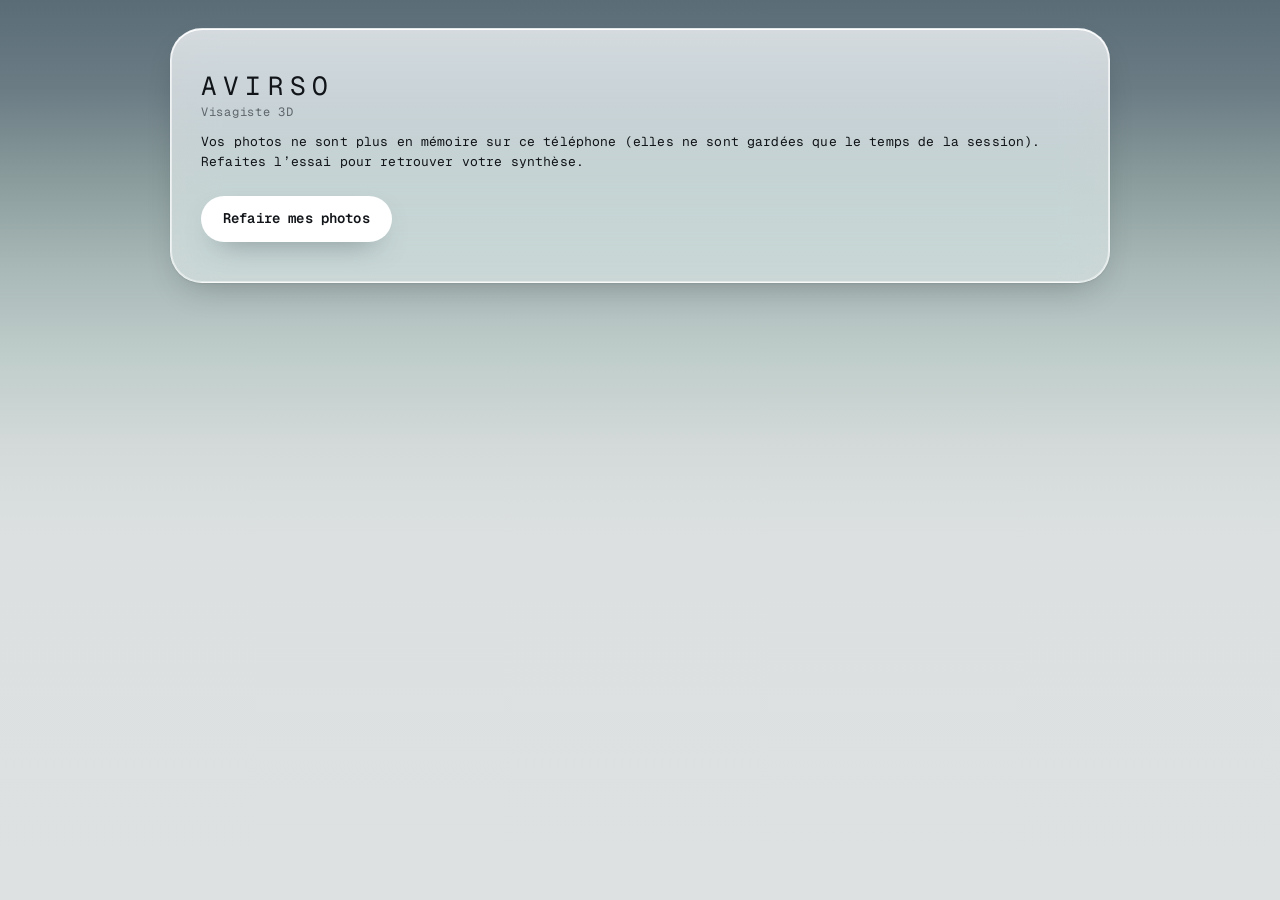
<file: essai-synthese.html>
<!doctype html><html lang="fr"><head><meta charset="utf-8"/><meta name="viewport" content="width=device-width, initial-scale=1"/><meta name="robots" content="noindex"/><title>AVIRSO · Ma synthèse (essai)</title>  <script type="module" crossorigin src="./assets/essaiSynthese-2f82y3UB.js"></script>
  <link rel="modulepreload" crossorigin href="./assets/contenu-DrzVI8Nt.js">
  <link rel="modulepreload" crossorigin href="./assets/savoir-Ct_AH6py.js">
  <link rel="modulepreload" crossorigin href="./assets/parcours-B1uwry9m.js">
  <link rel="modulepreload" crossorigin href="./assets/donnees-TswCb3w7.js">
  <link rel="stylesheet" crossorigin href="./assets/contenu-CYT1h16x.css">
  <link rel="stylesheet" crossorigin href="./assets/savoir-DUnNB-ka.css">
  <link rel="stylesheet" crossorigin href="./assets/synthese-BN1LU6Ji.css">
</head><body><main id="s"></main></body></html>
</file>
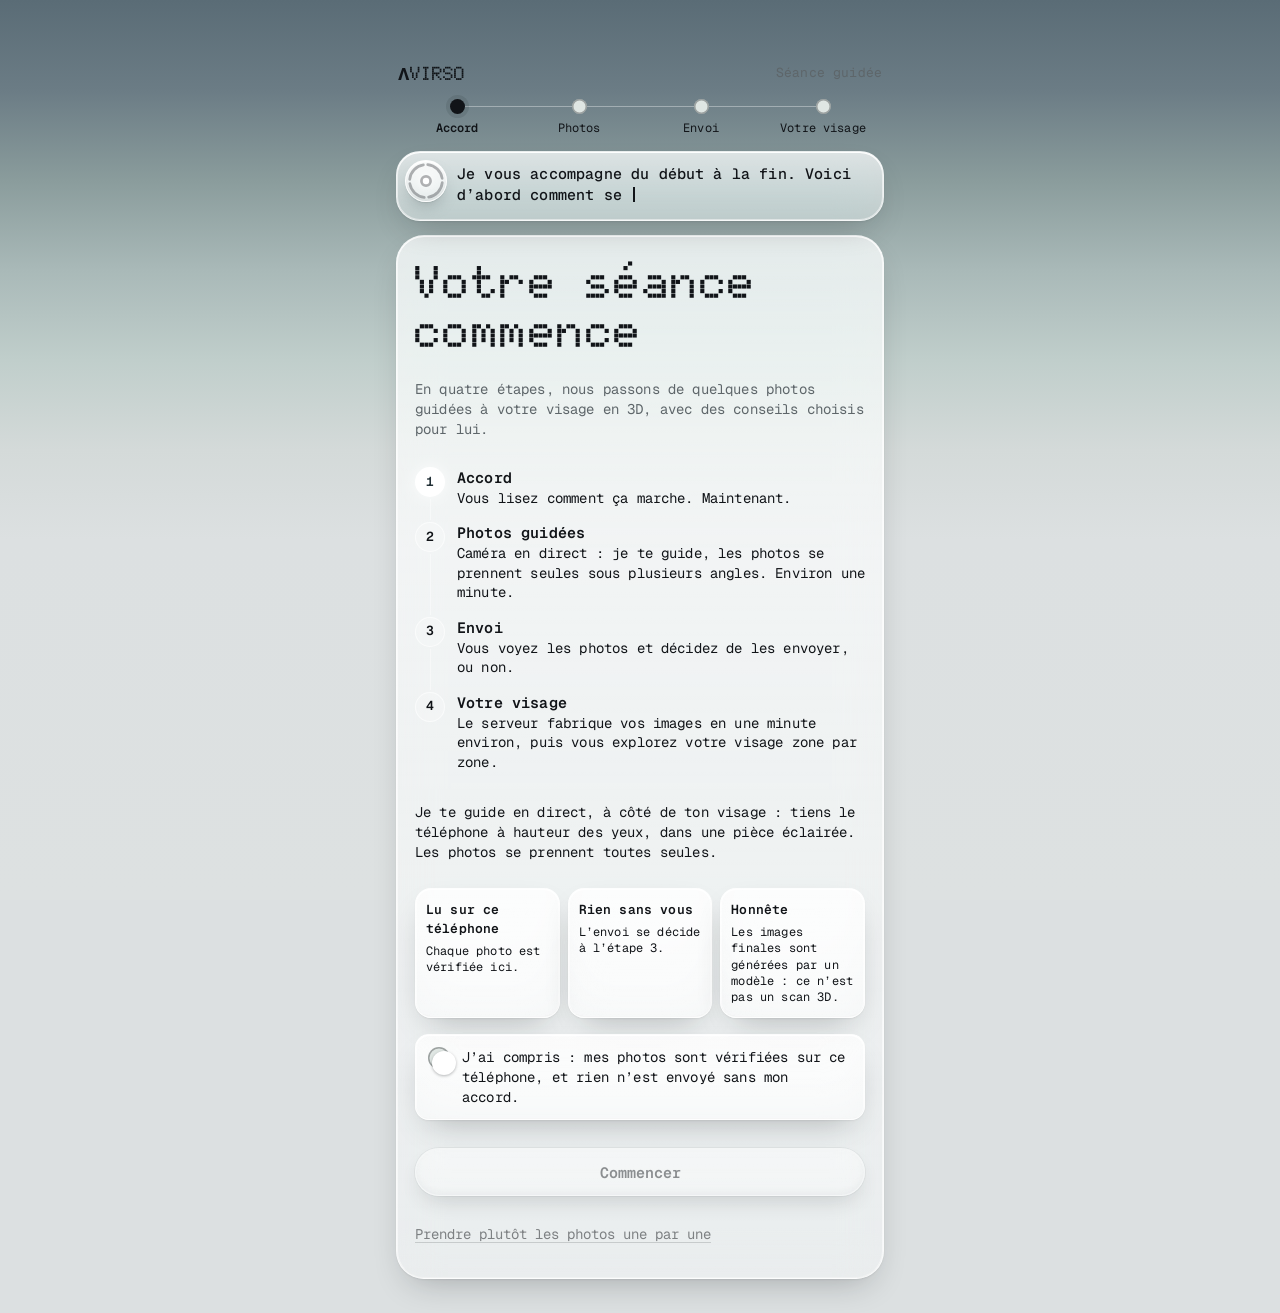
<file: essai.html>
<!doctype html><html lang="fr"><head><meta charset="utf-8"/><meta name="viewport" content="width=device-width, initial-scale=1"/><meta name="theme-color" content="#5A6C76"/><meta name="robots" content="noindex"/><title>AVIRSO · Essai sur ce téléphone</title>  <script type="module" crossorigin src="./assets/essai-CXlrrZGk.js"></script>
  <link rel="modulepreload" crossorigin href="./assets/contenu-DrzVI8Nt.js">
  <link rel="modulepreload" crossorigin href="./assets/savoir-Ct_AH6py.js">
  <link rel="modulepreload" crossorigin href="./assets/rolldown-runtime-DK3Fl9T5.js">
  <link rel="modulepreload" crossorigin href="./assets/vision_bundle-Wu2Thq-q.js">
  <link rel="modulepreload" crossorigin href="./assets/parcours-B1uwry9m.js">
  <link rel="modulepreload" crossorigin href="./assets/donnees-TswCb3w7.js">
  <link rel="modulepreload" crossorigin href="./assets/serveur-CunWoKjS.js">
  <link rel="stylesheet" crossorigin href="./assets/contenu-CYT1h16x.css">
  <link rel="stylesheet" crossorigin href="./assets/savoir-DUnNB-ka.css">
  <link rel="stylesheet" crossorigin href="./assets/essai--sJTFcRk.css">
</head><body><div id="capture-app"></div></body></html>
</file>
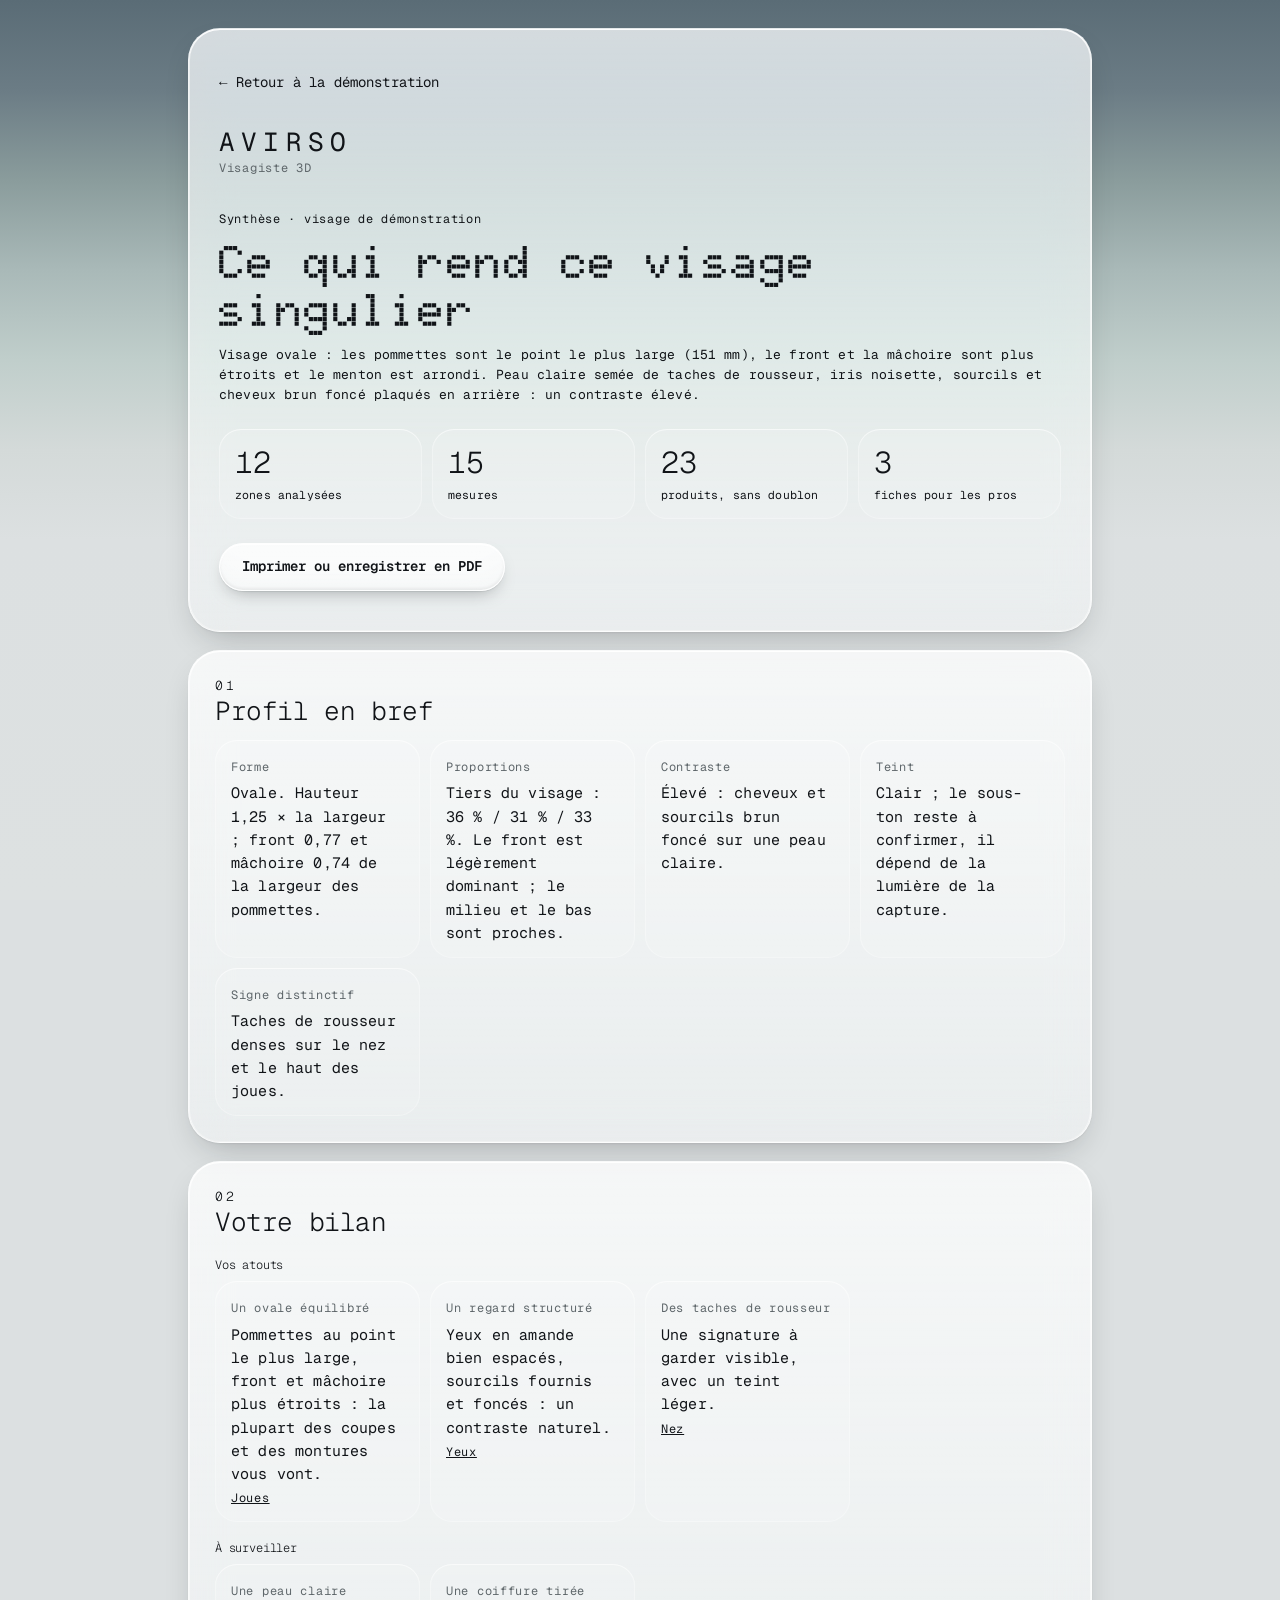
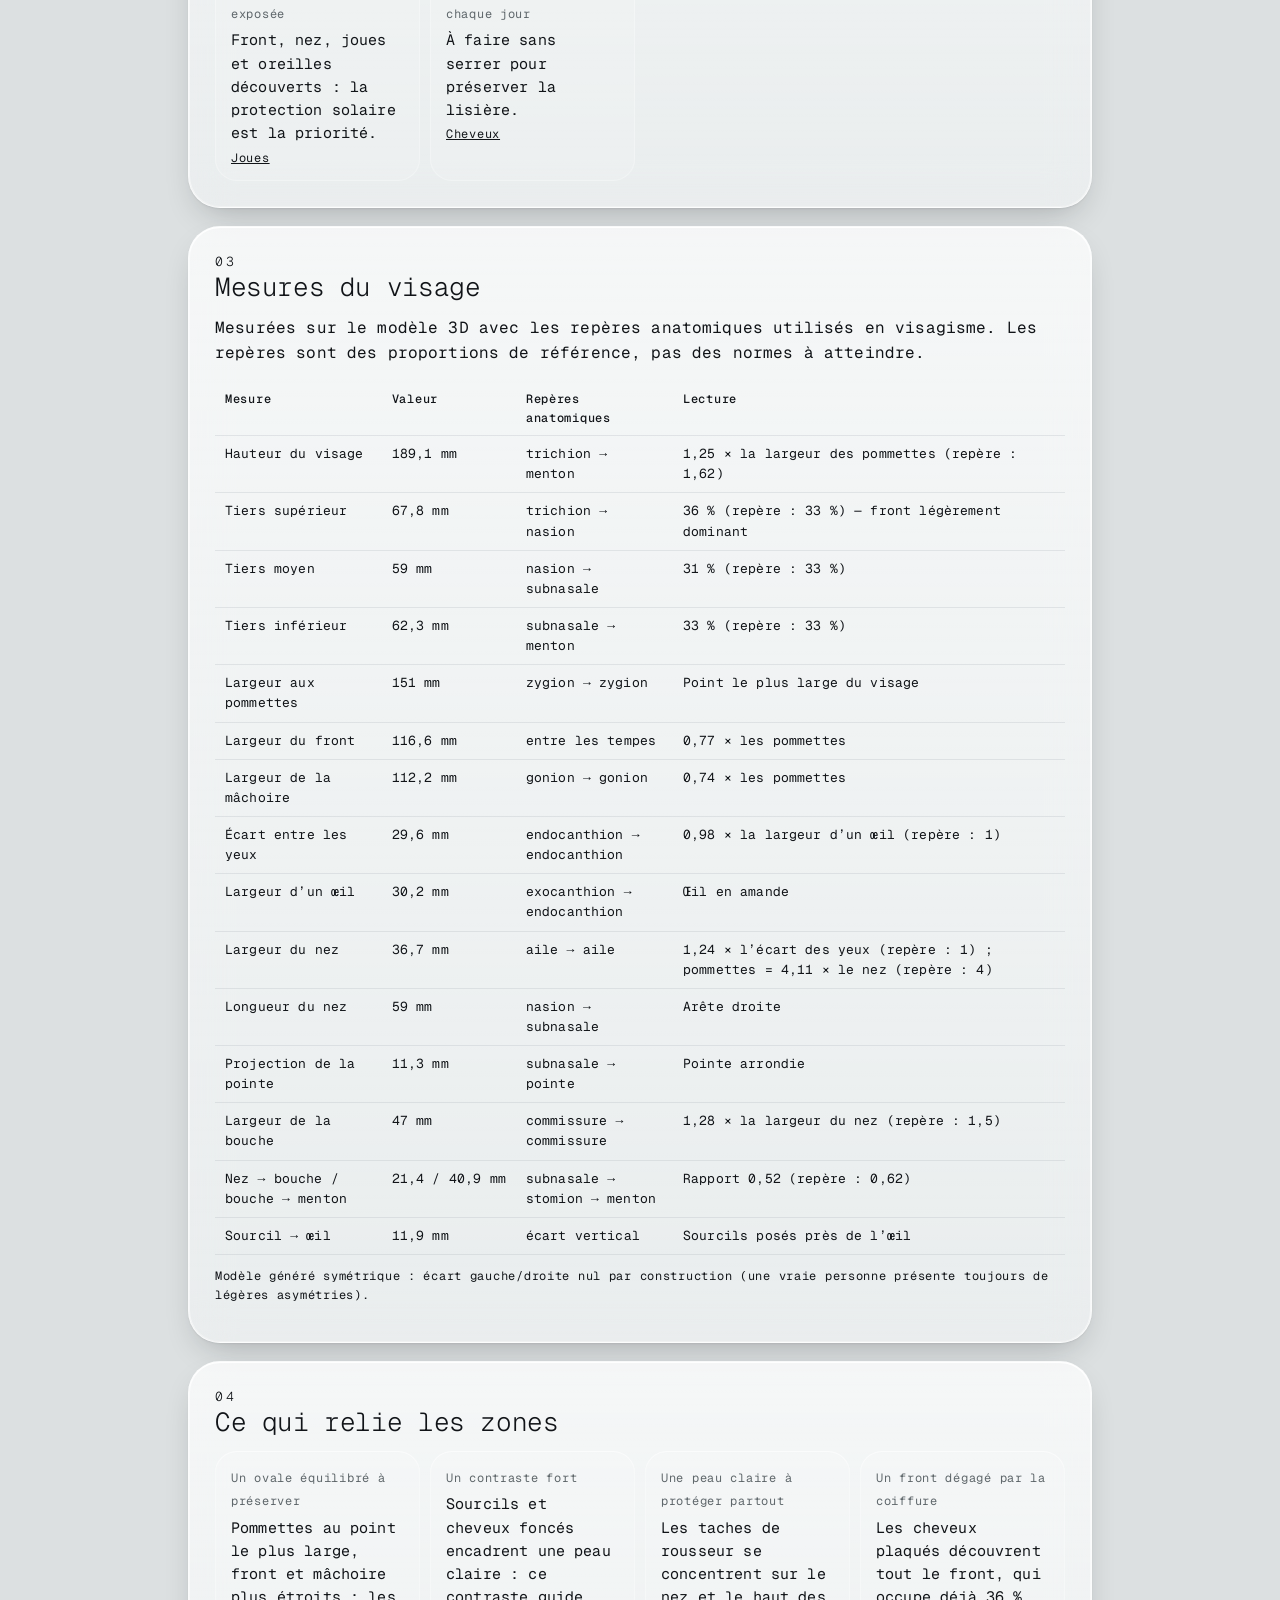
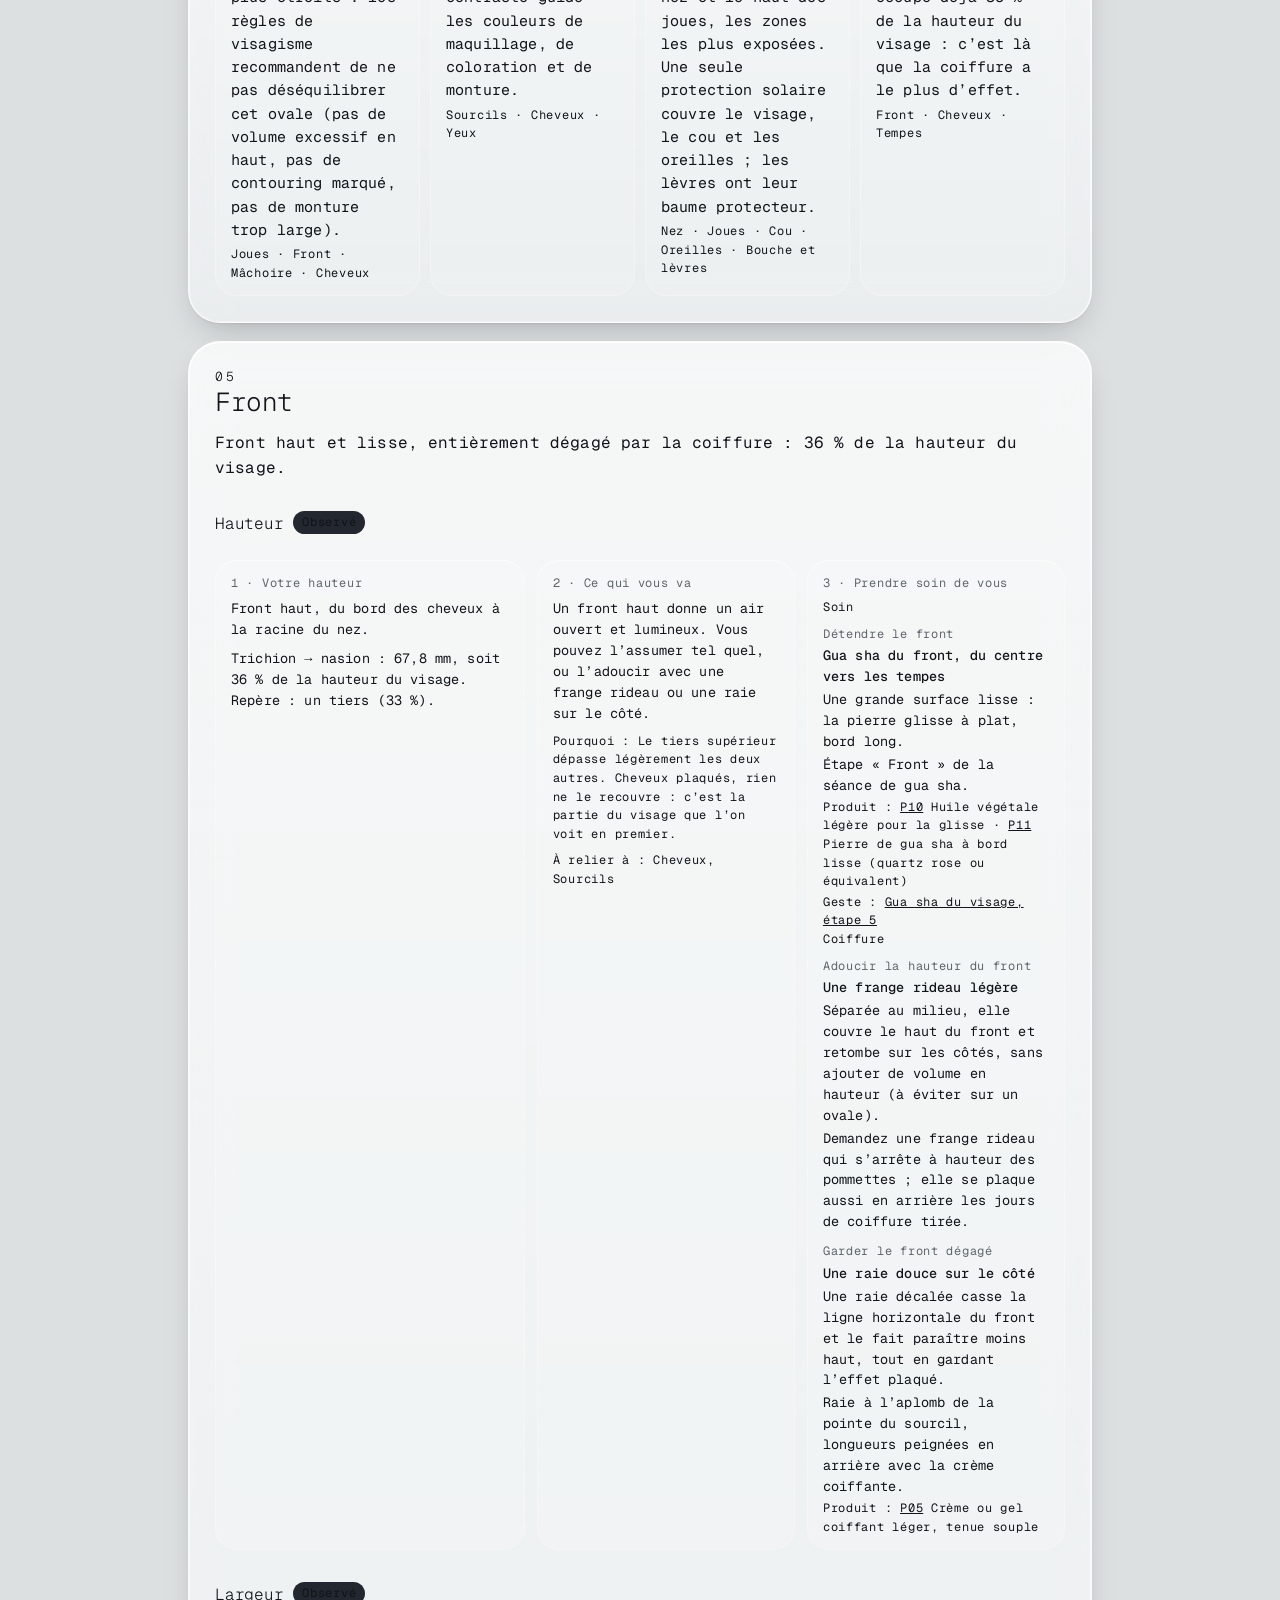
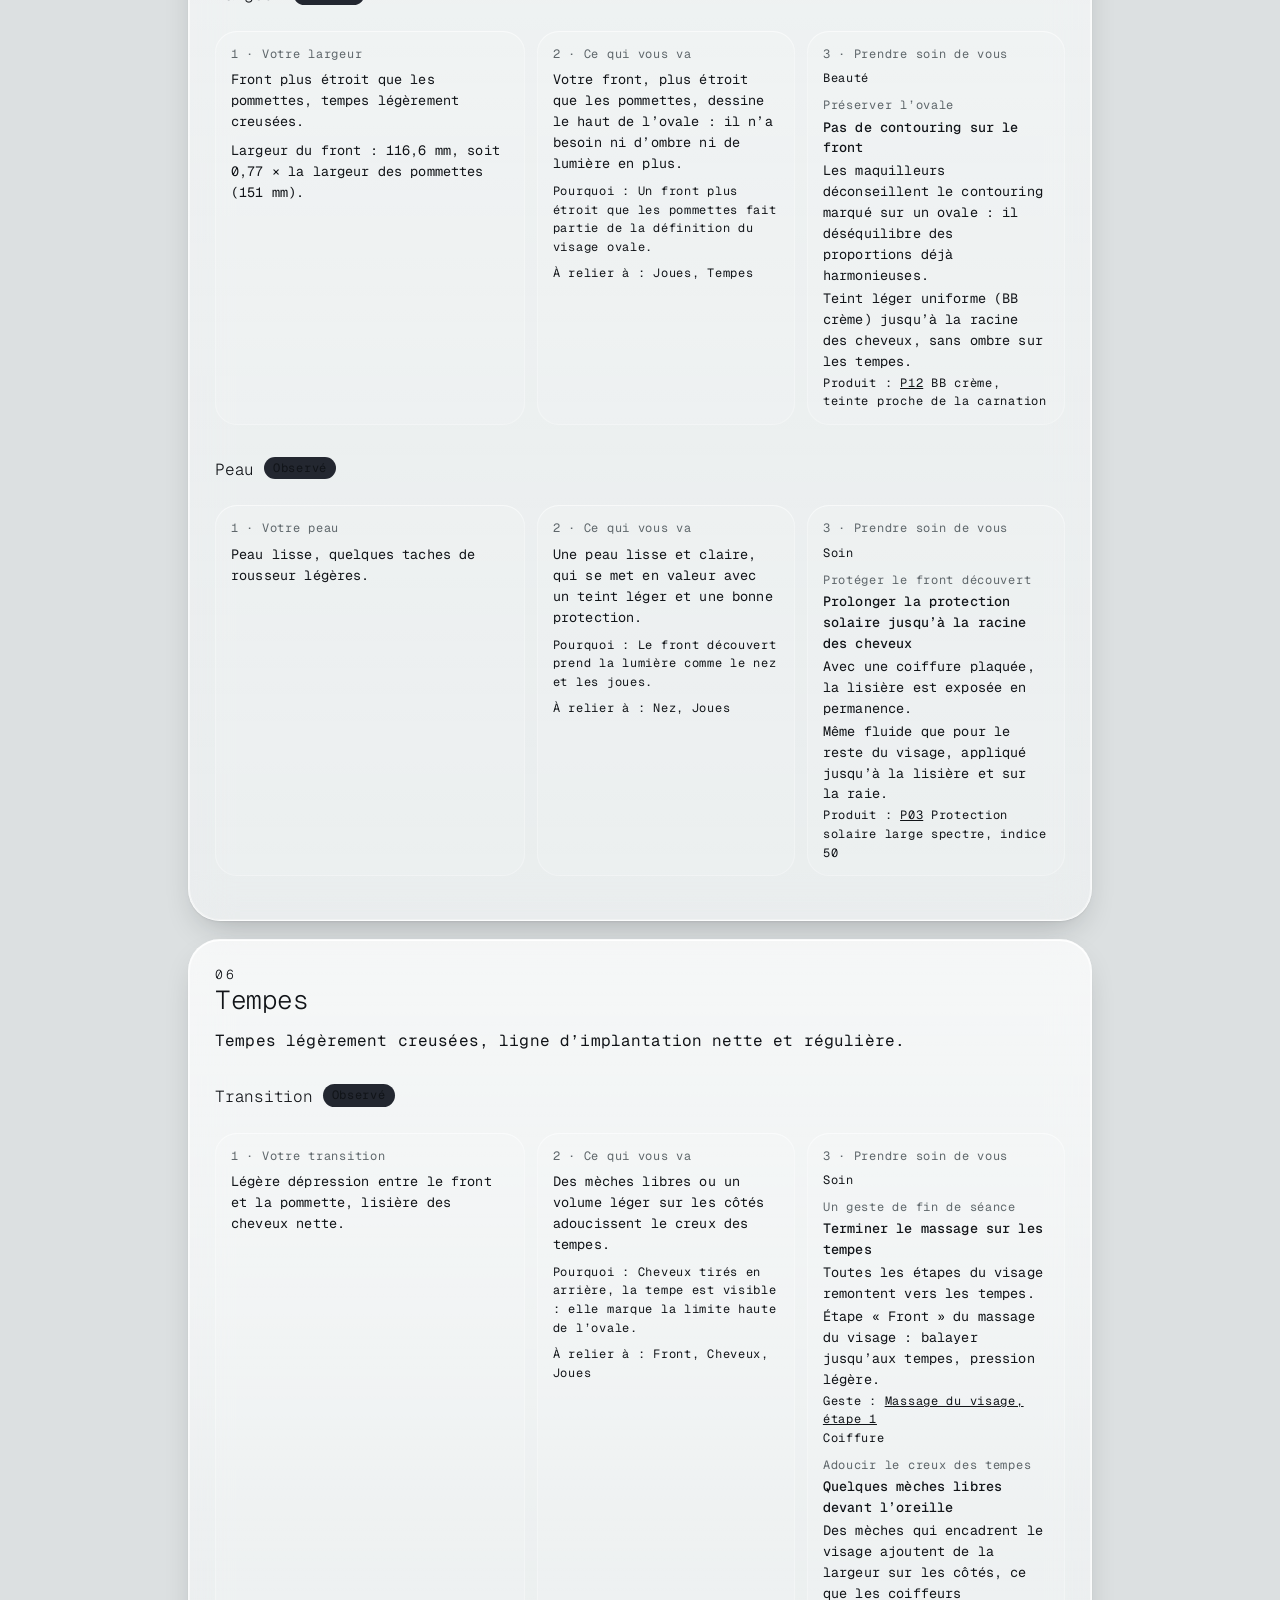
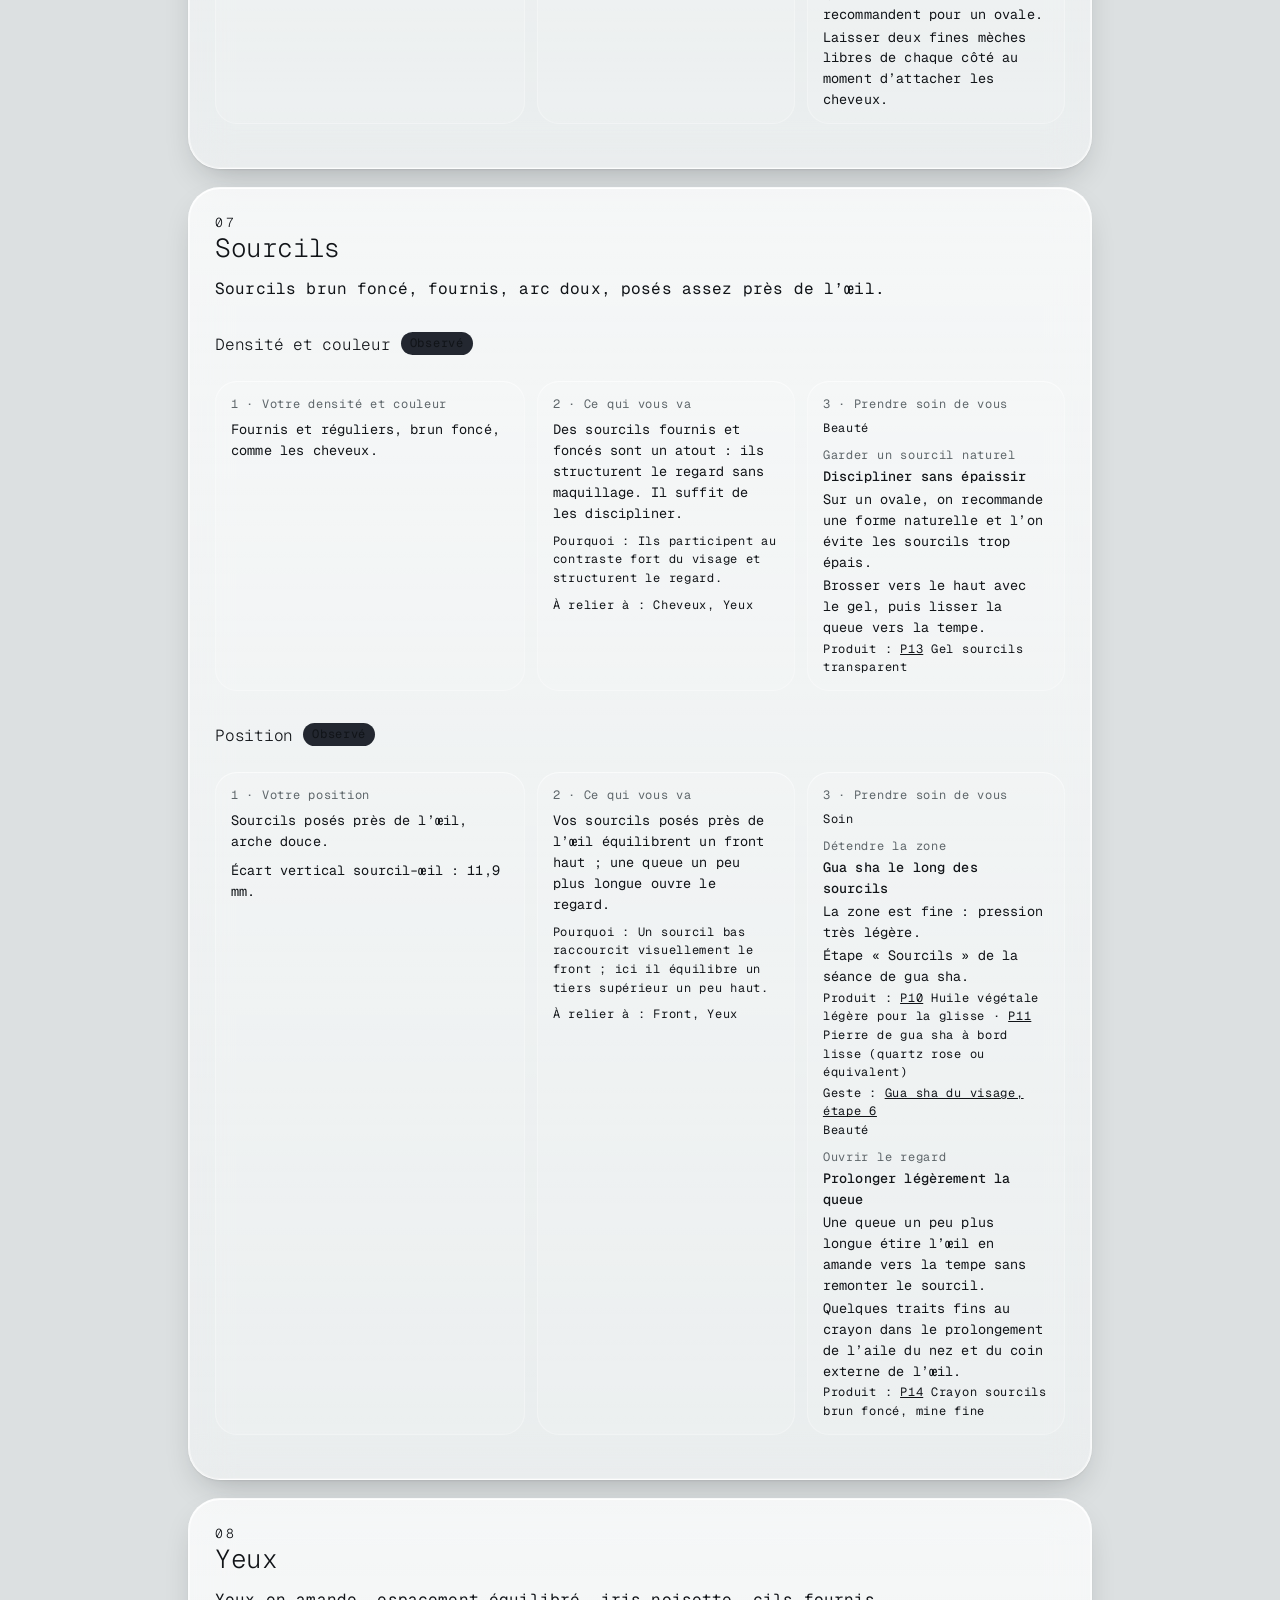
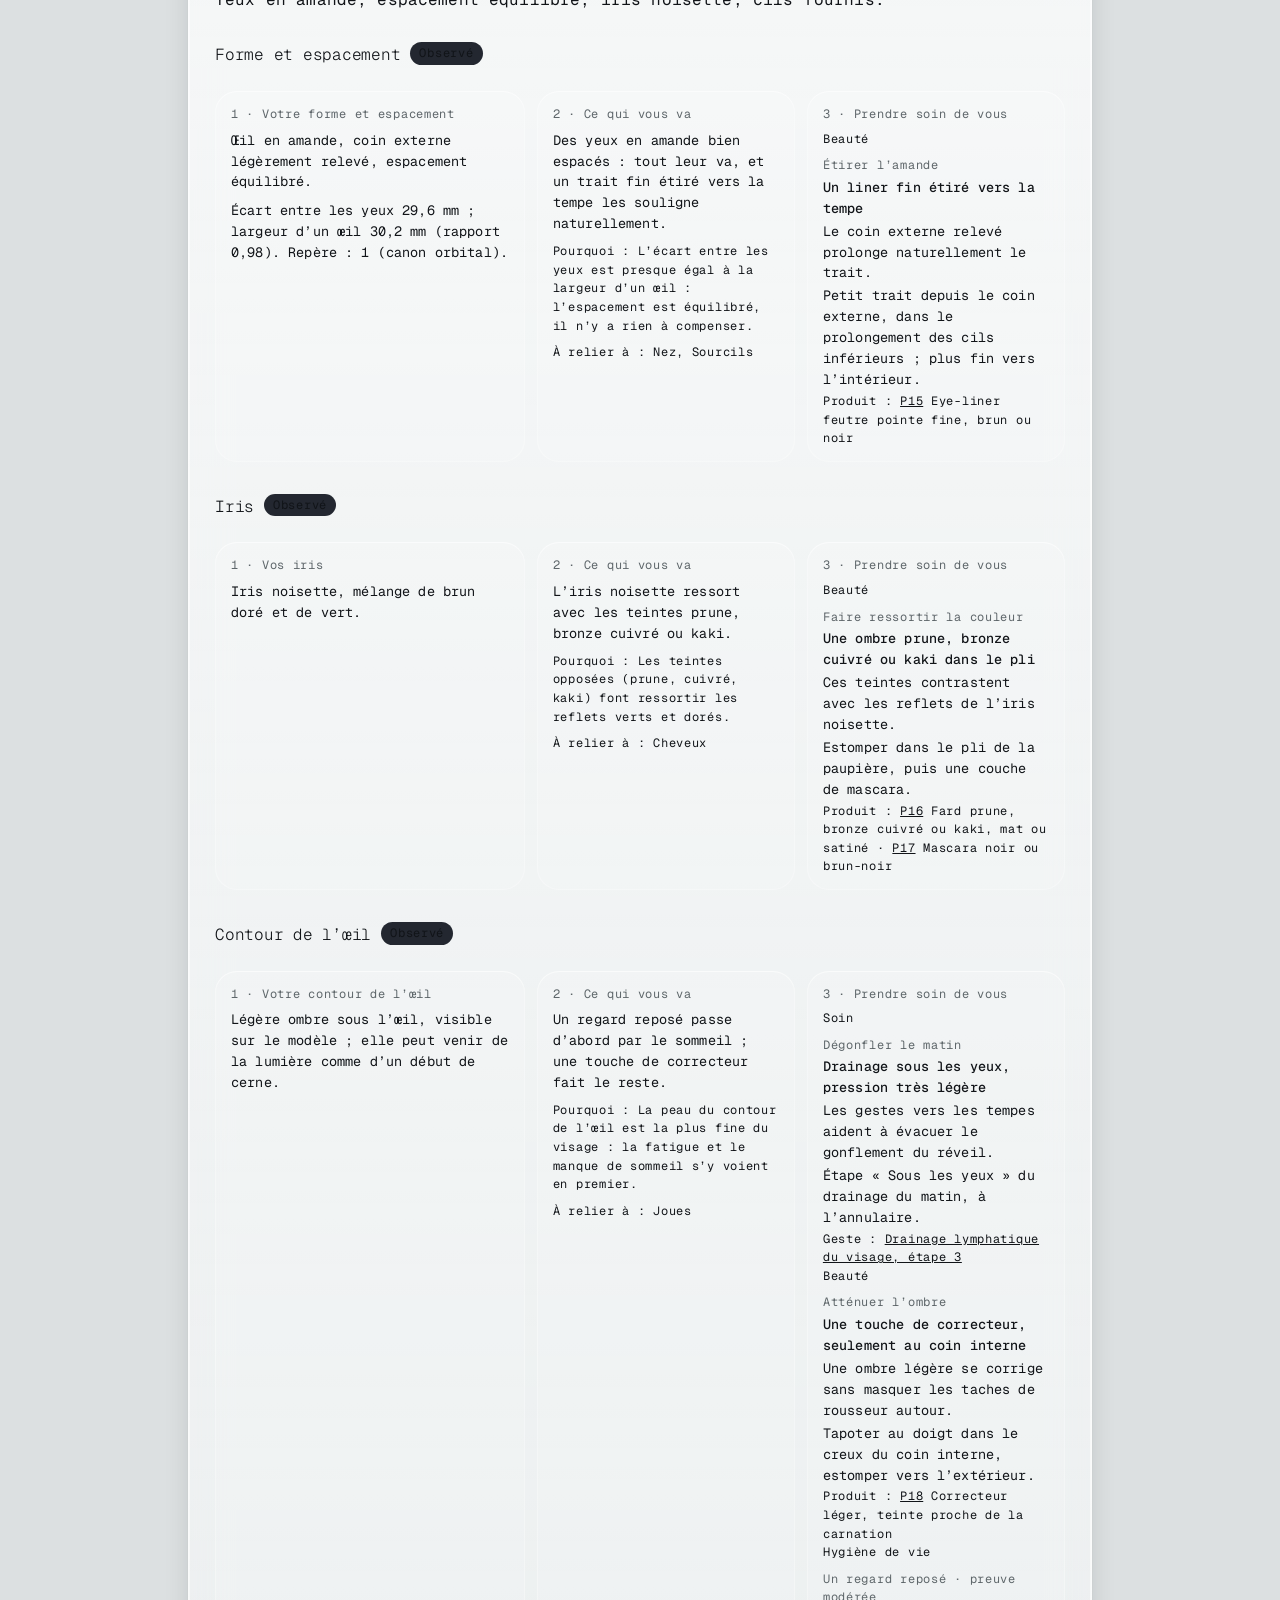
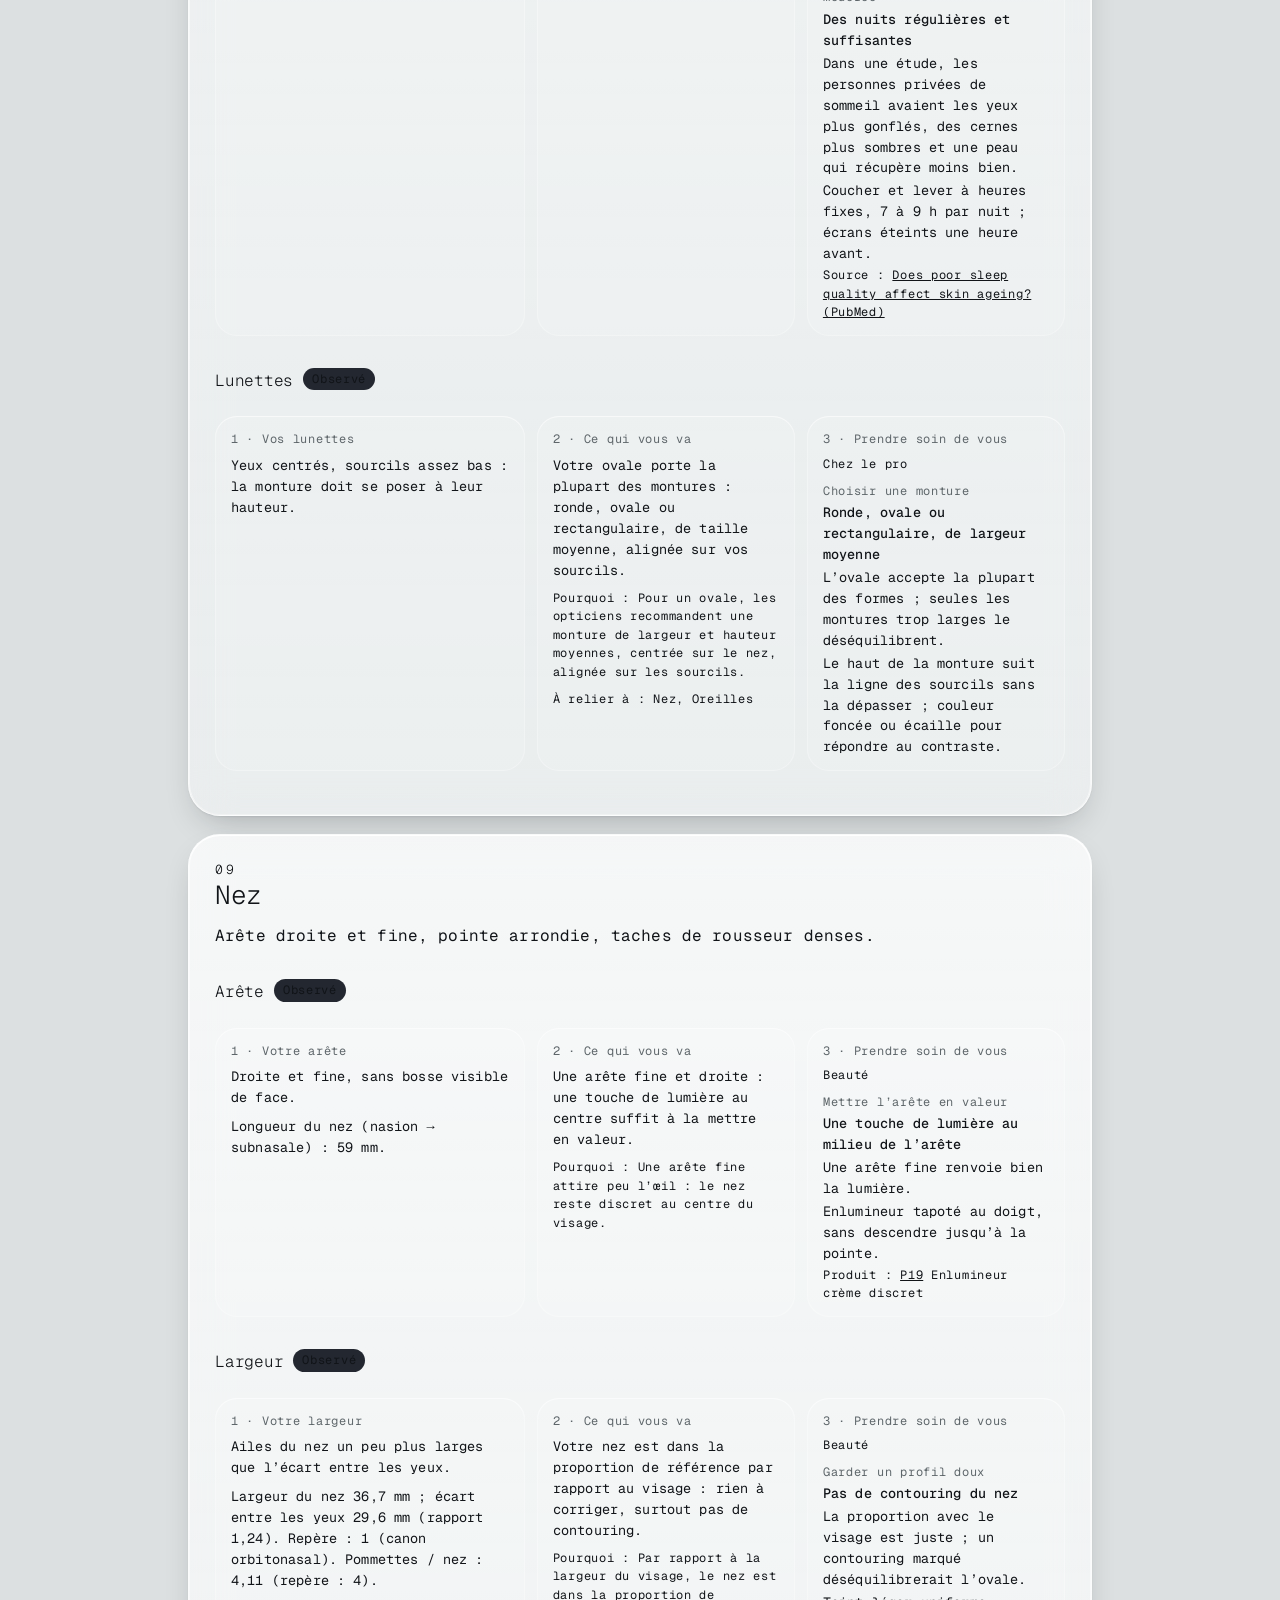
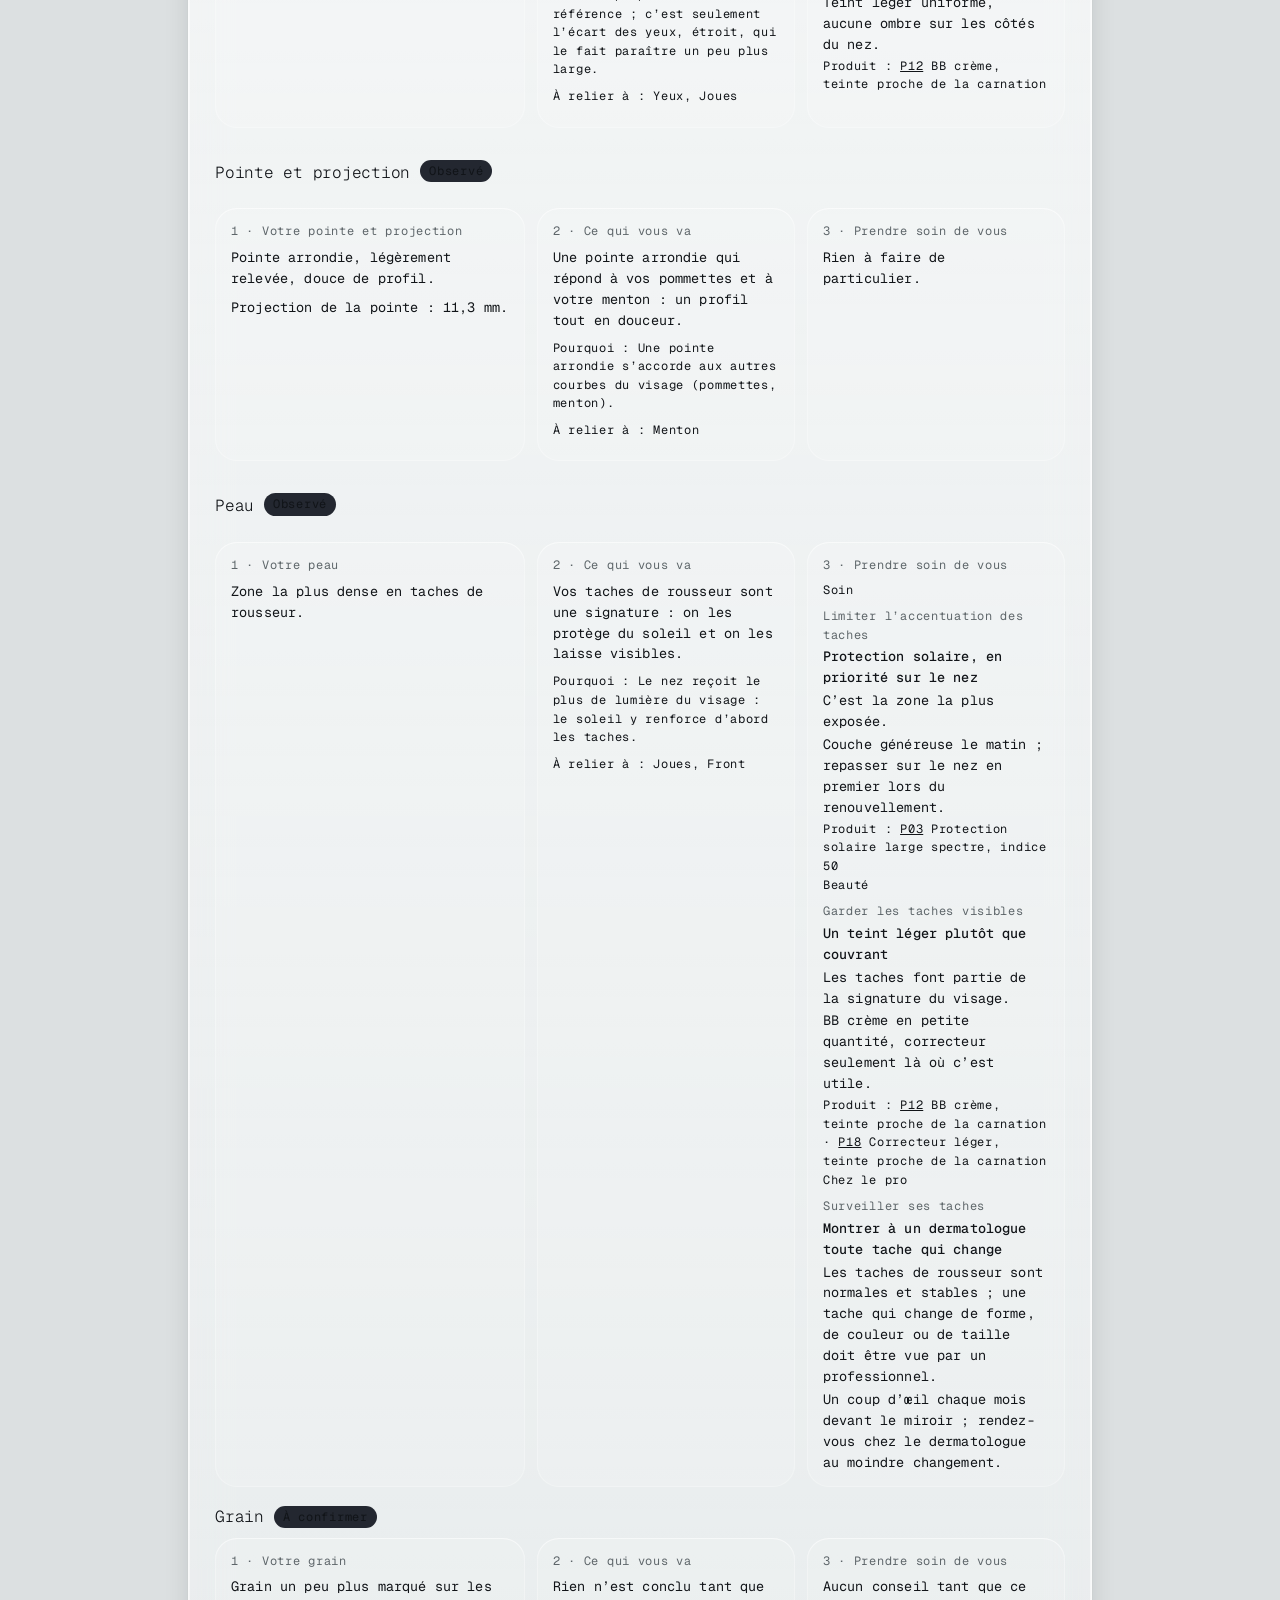
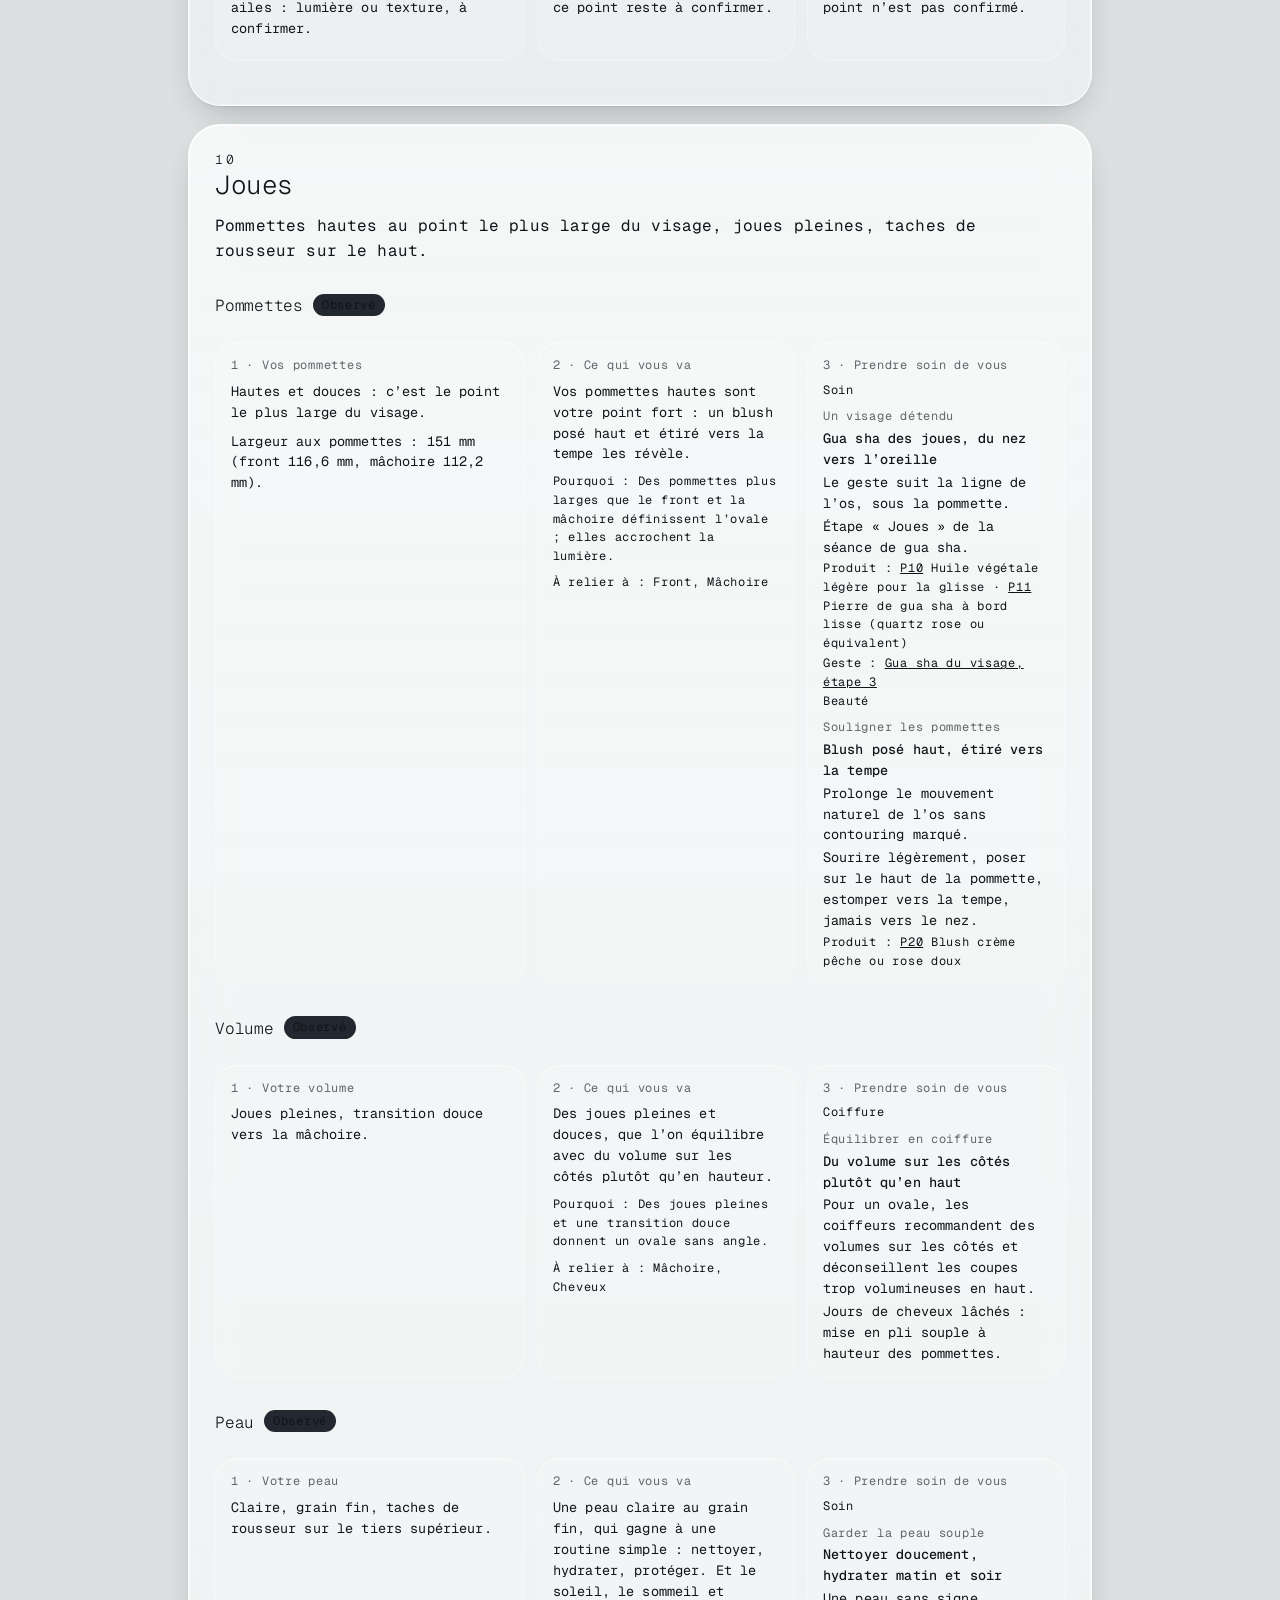
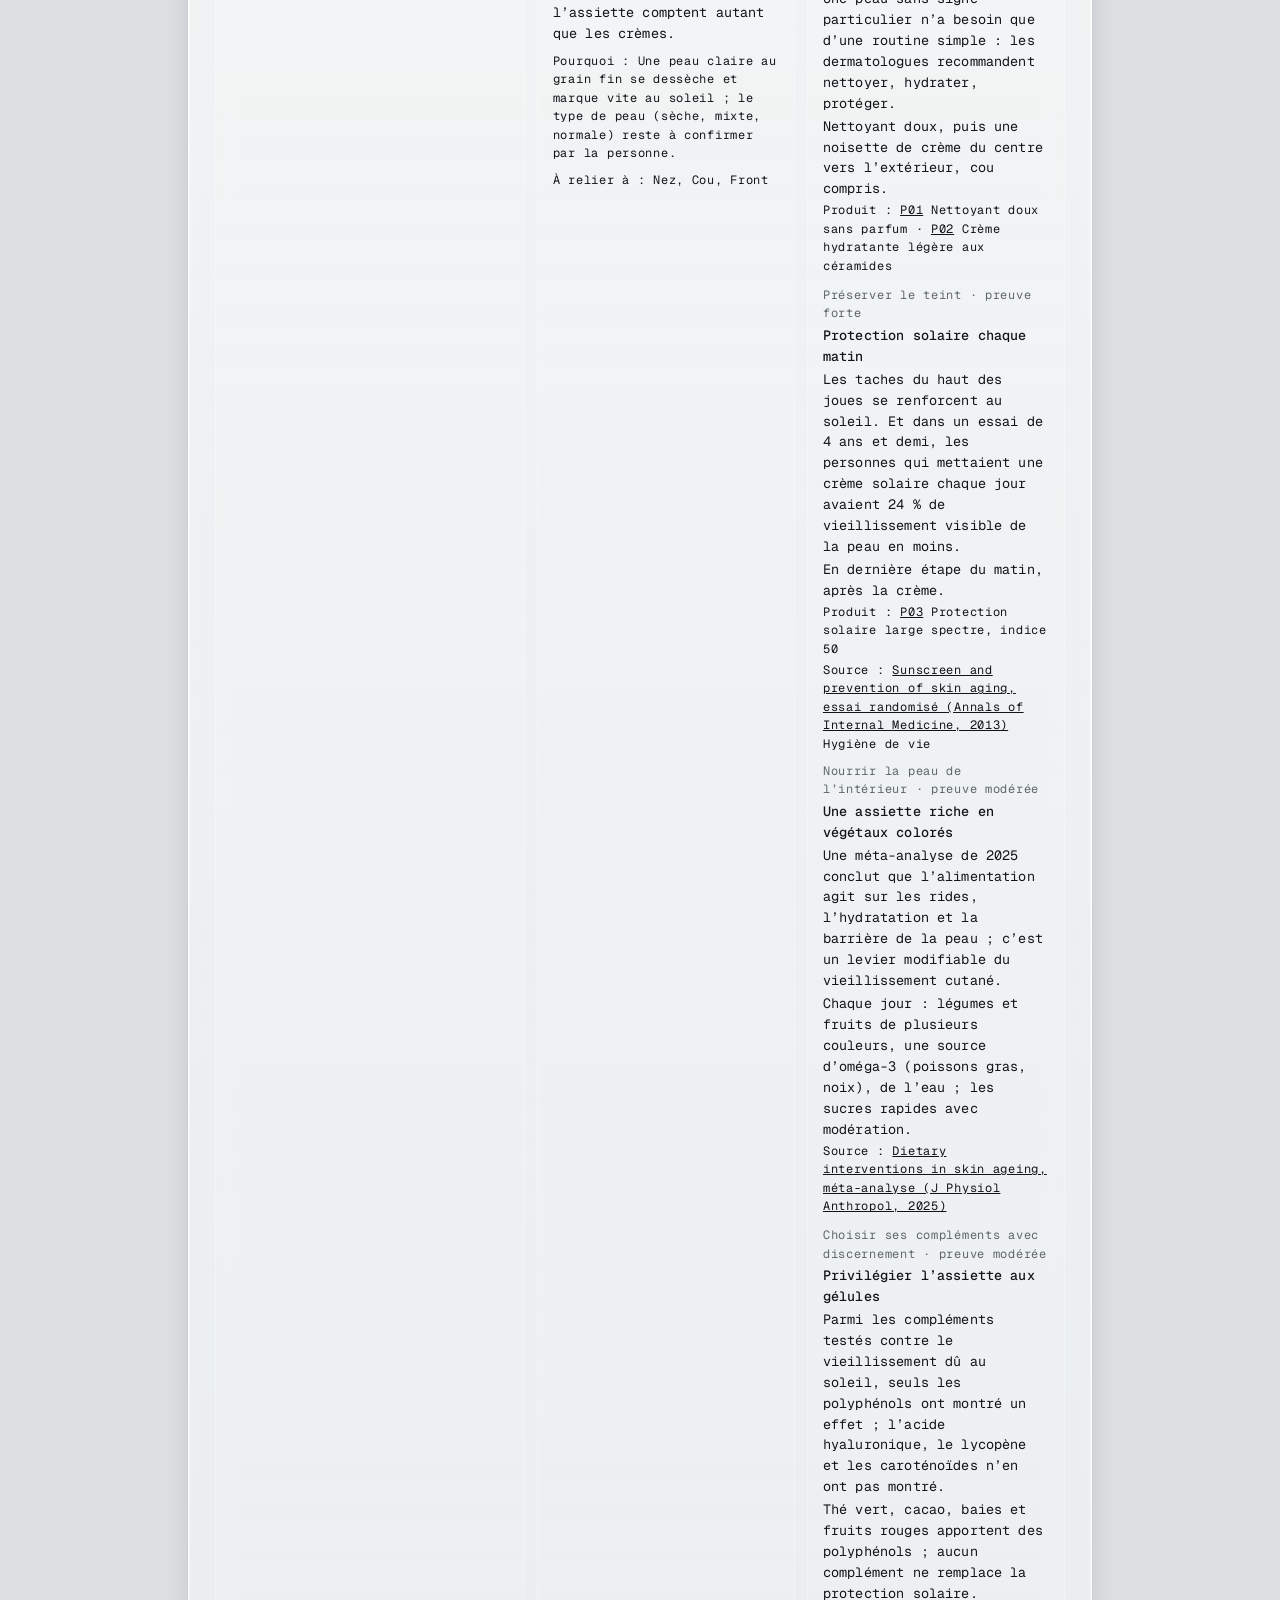
<file: synthese-exemple.html>
<!doctype html><html lang="fr"><head><meta charset="utf-8"/><meta name="viewport" content="width=device-width, initial-scale=1"/><title>AVIRSO · Synthèse exemple (visage fictif)</title>  <script type="module" crossorigin src="./assets/contenu-DrzVI8Nt.js"></script>
  <script type="module" crossorigin src="./assets/rolldown-runtime-DK3Fl9T5.js"></script>
  <script type="module" crossorigin src="./assets/savoir-Ct_AH6py.js"></script>
  <script type="module" crossorigin src="./assets/shell-DFIvSbaD.js"></script>
  <script type="module" crossorigin src="./assets/synthese-CqRRtdEf.js"></script>
  <link rel="stylesheet" crossorigin href="./assets/contenu-CYT1h16x.css">
  <link rel="stylesheet" crossorigin href="./assets/savoir-DUnNB-ka.css">
  <link rel="stylesheet" crossorigin href="./assets/shell-CNT242Rv.css">
  <link rel="stylesheet" crossorigin href="./assets/synthese-BN1LU6Ji.css">
</head><body><main id="s"></main></body></html>
</file>
<file: assets/contenu-CYT1h16x.css>
@font-face{font-family:Doto;font-weight:700;font-display:swap;src:url(./doto-latin-700-normal-5ZNn4yVk.woff2)format("woff2")}@font-face{font-family:Doto;font-weight:800;font-display:swap;src:url(./doto-latin-800-normal-zCi7HbX7.woff2)format("woff2")}@font-face{font-family:Doto;font-weight:900;font-display:swap;src:url(./doto-latin-900-normal-4WJMlB6x.woff2)format("woff2")}@font-face{font-family:Geist Mono;font-weight:300;font-display:swap;src:url(./geist-mono-latin-300-normal-78CtQtMz.woff2)format("woff2"),url(./geist-mono-latin-ext-300-normal-DAAB10Ty.woff2)format("woff2")}@font-face{font-family:Geist Mono;font-weight:400;font-display:swap;src:url(./geist-mono-latin-400-normal-DTRLJnHl.woff2)format("woff2"),url(./geist-mono-latin-ext-400-normal-DI-rJ0UV.woff2)format("woff2")}@font-face{font-family:Geist Mono;font-weight:500;font-display:swap;src:url(./geist-mono-latin-500-normal-YINYabwD.woff2)format("woff2"),url(./geist-mono-latin-ext-500-normal-Buglb9-a.woff2)format("woff2")}@font-face{font-family:Geist Mono;font-weight:600;font-display:swap;src:url(./geist-mono-latin-600-normal-V-KvD_pi.woff2)format("woff2")}:root{--cl-fond:#dce0e1;--cl-degrade:linear-gradient(180deg,#5a6c76 0%,#6b7c85 10%,#8a9c9c 20%,#a9b9b8 30%,#c0cecb 40%,#d4dad9 50%,#dce0e1 60%,#dde1e1 100%);--cl-fond-2:#dfe6e3;--cl-encre:#111418;--cl-encre-2:#5e666a;--cl-trait:#11141824;--cl-trait-fort:#11141852;--cl-verre:linear-gradient(180deg,#ffffffbd 0%,#ffffff6b 100%);--cl-verre-2:linear-gradient(180deg,#ffffffe6,#fff9);--cl-relief:inset 0 1px 0 #fffffffa,inset 0 0 0 1px #ffffff8c,inset 0 -1px 0 #1114180d,0 1px 2px #1114180f,0 14px 34px -14px #1114184d;--cl-relief-bouton:inset 0 1px 0 #fff,inset 0 -2px 3px #1114180f,0 1px 1px #11141814,0 8px 18px -8px #11141859;--cl-enfonce:inset 0 2px 5px #1114182e,inset 0 0 0 1px #11141838,0 1px 0 #ffffffe6;--mono:"Geist Mono",ui-monospace,"SF Mono",Menlo,monospace;--titre:"Doto","Geist Mono",ui-monospace,monospace;--lg-fond:#ffffff8c;--lg-bord:var(--cl-trait);--sans:var(--mono);--ref-sans:var(--mono);--texte-2:var(--cl-encre-2);--lightningcss-light:initial;--lightningcss-dark: ;color-scheme:light}html:not(#_):not(#_){background:var(--cl-fond)!important}html:not(#_):not(#_) body :is(main.ac,.ac-body,#app,main#s){background:0 0!important}html:not(#_):not(#_) :is(.ac-fond,.ac-fond *){display:none!important}html:not(#_):not(#_) meta{display:none}html:not(#_):not(#_) body,html:not(#_):not(#_) body :not(svg):not(svg *){color:var(--cl-encre)!important;font-family:var(--mono)!important;text-shadow:none!important}html:not(#_):not(#_) body :is(small,figcaption,.l1-small,.sg-ensuite,.sg-seance,.ac-mention,.ac-carte-n,.ap-t,.st-mention,.st-corps h3,.ap-coupes-t,.v6c-lead){color:var(--cl-encre-2)!important}html:not(#_):not(#_) body{letter-spacing:.01em;font-weight:400}html:not(#_):not(#_) body :is(h1,.ac-titre,.sg-app h2,.s-titre,main#s h1,.ac-feuille h2,.st-feuille h2,.ac-marque b,.sg-marque){text-transform:none;font-family:var(--titre)!important;letter-spacing:.01em!important;font-weight:900!important}html:not(#_):not(#_) body :is(.ac-titre,.sg-app h2,main#s h1){font-size:clamp(28px,7.6vw,46px)!important;line-height:1.05!important}html:not(#_):not(#_) body :is(.ac-marque b,.sg-marque){letter-spacing:.12em!important}html:not(#_):not(#_) body :is(.ac-carte,.ac-feuille,.ac-modale,.ap-ens,.ap-guide,.ac-liste,.sg-guide,.st-feuille,.st-resultat,.st-attente,.st-erreur,.ac-detail,.ac-conseil,.ac-traits div,.ac-etapes li,.ac-fiche-b,.ac-invite,.sg-carte,.es-vues figure,.l1-card,.s-carte,main#s section,.v6c-card,.sg-interrupteur,.sg-promesses li,.sg-gestes li,.es-trois li,.sg-trois li,.es-pose,.sg-pose){background:var(--cl-verre)!important;box-shadow:var(--cl-relief)!important;-webkit-backdrop-filter:blur(22px)saturate(1.7)!important;backdrop-filter:blur(22px)saturate(1.7)!important;border:1px solid #ffffffb3!important}html:not(#_):not(#_) body [data-verre=gl]{-webkit-backdrop-filter:none!important;backdrop-filter:none!important;background:0 0!important}html:not(#_):not(#_) body :is(hr){border-color:var(--cl-trait)!important}html:not(#_):not(#_) body{min-height:100vh;background:var(--cl-degrade) fixed,var(--cl-fond)!important}html:not(#_):not(#_) body :is(button:not(.l1-link),.l1-btn,a.l1-btn,.ac-ouvrir,.ap-synth,.st-essayer,.st-ouvrir,.ac-cta,#cta,.ap-b-q,.ap-b-plan,.st-actions button,.st-puces button,.ap-coupes-l button,.st-onglets button,.ap-vues button,.ac-choisir,.ac-liste button,.es-puces label span,.st-x,.ac-x,.sg-orbe){background:var(--cl-verre)!important;box-shadow:var(--cl-relief-bouton)!important;-webkit-backdrop-filter:blur(16px)saturate(1.6)!important;backdrop-filter:blur(16px)saturate(1.6)!important;border:1px solid #fffc!important;transition:box-shadow .18s,transform .18s,background .18s!important}html:not(#_):not(#_):not(#_) body :is(.l1-btn,.st-essayer,.ac-ouvrir,#synth-ens,.st-actions button:first-child,.ac-cta,#cta,.gd-suivant),html:not(#_):not(#_):not(#_) body :is(.l1-btn,.st-essayer,.ac-ouvrir,#synth-ens,.st-actions button:first-child,.ac-cta,#cta,.gd-suivant) *{color:var(--cl-encre)!important;font-weight:600!important}html:not(#_):not(#_) body :is(.l1-btn,.st-essayer,.ac-ouvrir,#synth-ens,.st-actions button:first-child,.ac-cta,#cta,.gd-suivant){background:var(--cl-verre-2)!important;box-shadow:inset 0 1px #fff,inset 0 -3px 6px #11141812,0 0 0 1px #1114181a,0 10px 24px -8px #11141866!important}html:not(#_):not(#_) body :is(button,.l1-btn,.ac-cta,#cta):active:not(:disabled){transform:translateY(1px)scale(.99);box-shadow:var(--cl-enfonce)!important}html:not(#_):not(#_) body :is(.l1-btn,.st-essayer):disabled{opacity:.45}html:not(#_):not(#_) body :is(.st-puces button[aria-pressed=true],.ap-coupes-l button[aria-pressed=true],.st-onglets button[aria-selected=true],.es-puces input:checked+span,.ap-vues button[aria-pressed=true]){box-shadow:var(--cl-enfonce)!important;background:linear-gradient(#d6dedbe6,#ecf0eed9)!important;border-color:#11141840!important}html:not(#_):not(#_):not(#_) body :is(.st-puces button[aria-pressed=true],.ap-coupes-l button[aria-pressed=true],.st-onglets button[aria-selected=true],.es-puces input:checked+span){color:var(--cl-encre)!important;font-weight:600!important}html:not(#_):not(#_) body :focus-visible{outline-offset:2px;outline:2px solid var(--cl-encre)!important}html:not(#_):not(#_) body .sg-fil li i{background:var(--cl-fond-2)!important;box-shadow:inset 0 0 0 1.5px var(--cl-trait-fort)!important}html:not(#_):not(#_) body .sg-fil li:is(.fait,.cours) i{background:var(--cl-encre)!important;box-shadow:0 0 0 4px #1114181a!important}html:not(#_):not(#_) body .sg-anneau circle{stroke:var(--cl-trait-fort)!important}html:not(#_):not(#_) body .sg-anneau circle.fait{stroke:var(--cl-encre)!important}html:not(#_):not(#_) body .sg-maint.tape:after{background:var(--cl-encre)!important}html:not(#_):not(#_) body .st-attente i{border-color:var(--cl-trait-fort)!important;border-top-color:var(--cl-encre)!important}html:not(#_):not(#_) body .ac-stage{background:0 0!important}html:not(#_):not(#_) body :is(.ac-invite i,.ac-point){background:var(--cl-encre)!important;box-shadow:0 0 0 4px #1114181f!important}html:not(#_):not(#_) body :is(h1,h2,h3)[tabindex="-1"]:focus{outline:none!important}html:not(#_):not(#_) body :is(.st-ouvrir,.ap-vues button,.ac-choisir){white-space:nowrap}html:not(#_):not(#_) body :is(.sg-interrupteur,.st-accord) input{background:var(--cl-fond-2)!important;box-shadow:inset 0 0 0 1.5px var(--cl-trait-fort)!important}html:not(#_):not(#_) body :is(.sg-interrupteur,.st-accord) input:after{background:#fff!important;box-shadow:0 1px 3px #1114184d!important}html:not(#_):not(#_) body :is(.sg-interrupteur,.st-accord) input:checked{background:#59636a!important}html:not(#_):not(#_) body :is(.sg-interrupteur,.st-accord) input:checked:after{background:var(--cl-fond)!important}html:not(#_):not(#_) body .l1-link{text-underline-offset:3px;text-decoration:underline;-webkit-text-decoration-color:var(--cl-trait-fort);text-decoration-color:var(--cl-trait-fort);box-shadow:none!important;-webkit-backdrop-filter:none!important;backdrop-filter:none!important;background:0 0!important;border:0!important}html:not(#_):not(#_) body :is(.sg-gestes svg,.sg-gestes svg *){stroke:var(--cl-encre-2)!important;fill:none!important}html:not(#_):not(#_) body .pc{gap:12px;margin:2px 0 12px;display:grid}html:not(#_):not(#_) body .pc [hidden]{display:none!important}html:not(#_):not(#_) body .pc-accroche{color:var(--cl-encre);margin:0;font-size:15px;font-weight:500;line-height:1.45}html:not(#_):not(#_) body .pc-transition{letter-spacing:.04em;color:#1114188c;min-height:1.3em;margin:0;font-size:11px}html:not(#_):not(#_) body .pc-transition:empty{display:none}html:not(#_):not(#_) body .pc-sujets{gap:10px;display:grid}html:not(#_):not(#_) body .pc-sujet,html:not(#_):not(#_) body .pc-fin{background:var(--cl-verre);box-shadow:var(--cl-relief);-webkit-backdrop-filter:blur(22px)saturate(1.7);backdrop-filter:blur(22px)saturate(1.7);border-radius:20px;padding:14px 14px 12px;animation:.28s ease-out pc-entre}html:not(#_):not(#_) body .pc.tout .pc-sujet{animation:none}@keyframes pc-entre{0%{opacity:0;transform:translateY(6px)}to{opacity:1;transform:none}}@media (prefers-reduced-motion:reduce){html:not(#_):not(#_) body :is(.pc-sujet,.pc-fin){animation:none}}html:not(#_):not(#_) body .pc-tete{align-items:center;gap:10px;margin-bottom:8px;display:flex}html:not(#_):not(#_) body .pc-sym{background:0 0;width:40px;height:40px}html:not(#_):not(#_) body :is(.pc-titre,.pc-fin-t){font-family:var(--titre);letter-spacing:.01em;color:var(--cl-encre);margin:0;font-size:19px;font-weight:900;line-height:1.15}html:not(#_):not(#_) body .pc-ligne{color:#111418d1;margin:0 0 6px;font-size:13.5px;line-height:1.5}html:not(#_):not(#_) body .pc-action{color:var(--cl-encre)}html:not(#_):not(#_) body .pc-action b{letter-spacing:.06em;color:#11141899;font-size:11px;font-weight:600;display:block}html:not(#_):not(#_) body .pc-voir{color:var(--cl-encre);border-radius:999px;margin-top:4px;padding:8px 14px;font-size:13px}html:not(#_):not(#_) body .pc-nav{flex-wrap:wrap;align-items:center;gap:8px;display:flex}html:not(#_):not(#_) body .pc-points{font-family:var(--titre);color:var(--cl-encre);font-variant-numeric:tabular-nums;margin-right:auto;font-size:15px;font-weight:900}html:not(#_):not(#_) body :is(.pc-tout,.pc-premier,.pc-suivant){color:var(--cl-encre);border-radius:999px;padding:9px 16px;font-size:13px}html:not(#_):not(#_):not(#_) body .pc-suivant{font-weight:600;background:var(--cl-verre-2)!important;box-shadow:inset 0 1px #fff,inset 0 -3px 6px #11141812,0 0 0 1px #1114181a,0 10px 24px -8px #11141866!important}html:not(#_):not(#_) body .pc-suite{color:#11141899;margin:0;font-size:12px}html:not(#_):not(#_) body .pc-fin-actions,html:not(#_):not(#_) body .pc-fin-produits,html:not(#_):not(#_) body .pc-offres{gap:7px;margin:8px 0 10px;padding:0;list-style:none;display:grid}html:not(#_):not(#_) body .pc-fin-actions li{color:var(--cl-encre);align-items:flex-start;gap:4px;font-size:13px;line-height:1.45;display:flex}html:not(#_):not(#_) body .pc-fin-actions .ap-sym.petit{background:0 0;margin:0 6px 0 0}html:not(#_):not(#_) body .pc-fin-st{letter-spacing:.06em;color:#11141899;margin:6px 0 0;font-size:11px;font-weight:600}html:not(#_):not(#_) body .pc-fin-produits>li{background:#ffffff80;border-radius:14px;gap:1px;padding:9px 11px;display:grid;box-shadow:inset 0 1px #fff,inset 0 0 0 1px #1114180f}html:not(#_):not(#_) body .pc-fin-produits>li>b{color:var(--cl-encre);font-size:13px}html:not(#_):not(#_) body .pc-fin-produits>li>span{color:#111418a6;font-size:12px}html:not(#_):not(#_) body .pc-offres a{color:var(--cl-encre);font-weight:600;text-decoration:none;display:grid}html:not(#_):not(#_) body .pc-offres a span{color:#111418a6;font-size:12px;font-weight:400}html:not(#_):not(#_) body .pc-offres small,html:not(#_):not(#_) body .pc-bientot{color:#11141899;margin:0;font-size:11.5px}html:not(#_):not(#_) body .ap-plan-flottant{top:calc(env(safe-area-inset-top,0px) + 12px);z-index:40;color:var(--cl-encre);border-radius:999px;padding:7px 10px 7px 12px;font-size:13px;font-weight:600;position:fixed;right:10px}html:not(#_):not(#_):not(#_) body .ap-plan-flottant #plan-n{border-radius:999px;place-items:center;min-width:20px;height:20px;margin-left:6px;padding:0 6px;font-size:11px;font-weight:700;display:inline-grid;background:var(--cl-encre)!important;color:#fff!important}html:not(#_):not(#_) body :is(.pc-detail,.pc-plan-tout){color:var(--cl-encre);border-radius:999px;margin-top:6px;padding:8px 14px;font-size:13px}html:not(#_):not(#_) body .pc-plan-tout{width:100%;margin-top:10px;font-weight:600}html:not(#_):not(#_) body .pc-choisir{color:#111418bf;font-size:12px}html:not(#_):not(#_) body .pc-choisir i{font-style:normal;font-weight:600}html:not(#_):not(#_) body .pc-fin-actions li b{font-weight:600}html:not(#_):not(#_):not(#_) body .ac-marque small{font-weight:600;color:#111418c7!important}html:not(#_):not(#_) body .pc.petit .pc-sym{width:24px;height:24px}html:not(#_):not(#_) body .pc.petit .pc-tete{gap:8px}html:not(#_):not(#_) body .vi-onglets{background:#1114180f;border-radius:999px;grid-template-columns:1fr 1fr;gap:4px;margin:0 0 10px;padding:4px;display:grid;box-shadow:inset 0 1px 2px #1114181a}html:not(#_):not(#_) body .vi-onglets button{color:#111418a6;border-radius:999px;padding:8px 10px;font-size:13px;font-weight:600}html:not(#_):not(#_):not(#_) body .vi-onglets button[aria-selected=false]{box-shadow:none!important;-webkit-backdrop-filter:none!important;backdrop-filter:none!important;background:0 0!important;border-color:#0000!important}html:not(#_):not(#_):not(#_) body .vi-onglets button[aria-selected=true]{color:var(--cl-encre)!important}html:not(#_):not(#_) body [data-ens-panneau][hidden]{display:none!important}html:not(#_):not(#_) body .vi-mention{color:#1114189e;margin:0 0 10px;font-size:11.5px;line-height:1.45}html:not(#_):not(#_) body .vi-pastilles{flex-wrap:wrap;gap:8px 12px;margin:6px 0 4px;padding:0;list-style:none;display:flex}html:not(#_):not(#_) body .vi-pastilles li{color:var(--cl-encre);align-items:center;gap:6px;font-size:12.5px;display:flex}html:not(#_):not(#_) body .vi-pastille{border-radius:50%;width:22px;height:22px;display:inline-block;box-shadow:inset 0 0 0 1px #1114182e,0 2px 6px -2px #11141859}html:not(#_):not(#_) body .vi-st{color:#11141899;margin:8px 0 0;font-size:11px;font-weight:600}html:not(#_):not(#_) body :is(.vi-outils-l,.vi-outils){gap:7px;margin:6px 0 4px;padding:0;list-style:none;display:grid}html:not(#_):not(#_) body :is(.vi-outils-l,.vi-outils) li{color:#111418d1;font-size:13px;line-height:1.45}html:not(#_):not(#_) body :is(.vi-outils-l,.vi-outils) b{color:var(--cl-encre);font-weight:600}html:not(#_):not(#_) body .vi-outils li{background:#ffffff80;border-radius:14px;padding:9px 11px;box-shadow:inset 0 1px #fff,inset 0 0 0 1px #1114180f}html:not(#_):not(#_) body .pc-essayer{color:var(--cl-encre);border-radius:999px;margin-top:6px;padding:9px 16px;font-size:13px;font-weight:600}html:not(#_):not(#_) body .pc-exemples{border-top:1px solid #11141814;gap:6px;margin:8px 0 2px;padding:8px 0 0;list-style:none;display:grid}html:not(#_):not(#_) body .pc-exemples li{color:#111418d9;gap:1px;font-size:12.5px;line-height:1.4;display:grid}html:not(#_):not(#_) body .pc-exemples li b{color:var(--cl-encre);font-weight:700;display:inline}html:not(#_):not(#_) body .pc-exemples li em{color:#1114188c;font-size:11px;font-style:normal}html:not(#_):not(#_) body .pc-exemples small{color:#11141894;font-size:11px}html:not(#_):not(#_) body .pc-exemples a{color:inherit;text-underline-offset:2px;text-decoration:underline}html:not(#_):not(#_) body .pc-sans{color:#11141894;margin:8px 0 0;font-size:11px;line-height:1.4}.gd-seul{max-width:440px;margin:0 auto;padding:18px 16px 28px}html:not(#_) .gd{font-family:var(--mono);color:var(--cl-encre)}html:not(#_) .gd-ecran{flex-direction:column;gap:12px;display:flex}html:not(#_) .gd-ecran[hidden]{display:none}html:not(#_) .gd-haut{justify-content:space-between;align-items:center;gap:8px;display:flex}html:not(#_) .gd-chapitre{align-items:center;font-size:13px;font-weight:600;display:inline-flex}html:not(#_) .gd-k{text-align:right;opacity:.8;min-width:44px;font-size:12px}html:not(#_) .gd-retour{min-width:44px;min-height:44px;color:inherit;cursor:pointer;background:0 0;border:0;border-radius:12px;font-size:20px}html:not(#_) .gd-points{justify-content:center;gap:6px;display:flex}html:not(#_) .gd-points i{background:var(--cl-trait-fort);border-radius:4px;width:8px;height:8px;transition:width .25s}html:not(#_) .gd-points i.fait{background:var(--cl-encre);opacity:.55}html:not(#_) .gd-points i.on{background:var(--cl-encre);width:24px}html:not(#_) .gd-sur{opacity:.75;margin:0;font-size:12px}html:not(#_) .gd-titre{font-family:var(--titre);outline:none;margin:2px 0 0;font-size:27px;font-weight:900;line-height:1.1}html:not(#_) .gd-verre{background:var(--cl-verre);box-shadow:var(--cl-relief);border-radius:22px;flex-direction:column;gap:9px;margin:0;padding:16px 18px;display:flex}html:not(#_) .gd-dit,html:not(#_) .gd-phrase{margin:0;font-size:14px;line-height:1.55}html:not(#_) .gd-dit.fort{font-size:15px;font-weight:600}html:not(#_) .gd-ecrit-en-cours:after{content:"";vertical-align:-2px;background:var(--cl-encre);width:7px;height:1em;margin-left:2px;animation:.8s steps(2,end) infinite gd-curseur;display:inline-block}@keyframes gd-curseur{50%{opacity:0}}html:not(#_) .gd-verre small,html:not(#_) .gd-choix small{opacity:.7;font-size:11px}html:not(#_) .gd-etiquettes{flex-wrap:wrap;gap:6px;display:flex}html:not(#_) .gd-etiquettes span{box-shadow:inset 0 0 0 1px var(--cl-trait);background:#11141812;border-radius:999px;padding:5px 10px;font-size:12px}html:not(#_) .gd-chaps{flex-wrap:wrap;gap:6px;margin:0;padding:0;list-style:none;display:flex}html:not(#_) .gd-chap{box-shadow:inset 0 0 0 1px var(--cl-trait);background:#fff9;border-radius:999px;align-items:center;padding:6px 12px 6px 10px;font-size:12px;display:inline-flex}html:not(#_) .gd-chap:first-child{box-shadow:inset 0 0 0 2px var(--cl-encre);background:#fff;font-weight:600}html:not(#_) .gd-choixs{flex-direction:column;gap:8px;display:flex}html:not(#_) .gd-choix{box-shadow:inset 0 0 0 1px var(--cl-trait);background:#ffffffb3;border-radius:16px;flex-direction:column;gap:3px;padding:12px 14px;display:flex}html:not(#_) .gd-choix b{font-size:14px}html:not(#_) .gd-choix span{opacity:.85;font-size:12px;line-height:1.45}html:not(#_) .gd-choix.premier{box-shadow:var(--cl-relief),inset 0 0 0 2px var(--cl-encre);background:#fff}html:not(#_) .gd-eviter{border:1px dashed var(--cl-trait-fort);border-radius:16px;margin:0;padding:10px 14px;font-size:12px;line-height:1.45}html:not(#_) .gd-gestes{gap:12px;list-style:none}html:not(#_) .gd-geste{align-items:flex-start;gap:8px;display:flex}html:not(#_) .gd-geste>span:last-child{flex-direction:column;gap:2px;font-size:14px;display:flex}html:not(#_) .gd-geste small{opacity:.75;font-size:12px;line-height:1.4}html:not(#_) .gd-num{width:24px;height:24px;box-shadow:inset 0 0 0 1.5px var(--cl-encre);background:#fff;border-radius:12px;flex:none;justify-content:center;align-items:center;font-size:12px;font-weight:600;display:flex}html:not(#_) .gd-produit summary{cursor:pointer;justify-content:space-between;align-items:center;gap:8px;min-height:44px;font-size:14px;display:flex}html:not(#_) .gd-produit summary span{font-size:12px;text-decoration:underline}html:not(#_) .gd-produit>span{align-items:center;min-height:36px;font-size:14px;display:flex}html:not(#_) .gd-bas{flex-direction:column;align-items:stretch;gap:6px;margin-top:6px;display:flex}html:not(#_) .gd-suivant{min-height:50px;font:600 15px var(--mono);cursor:pointer;border-radius:999px}html:not(#_) .gd-passer,html:not(#_) .gd-lien{min-height:44px;color:inherit;font:13px var(--mono);cursor:pointer;background:0 0;border:0;text-decoration:underline}html:not(#_) .gd-essayer{box-shadow:var(--cl-relief-bouton);background:#ffffffbf;border-radius:999px;font-weight:600;text-decoration:none}html:not(#_) .gd-note{text-align:center;opacity:.75;font-size:12px}html:not(#_) .gd-fiche-chap{gap:4px}html:not(#_) .gd-fiche-chap b{font-size:15px}html:not(#_) .gd-fiche-chap span{font-size:12px;line-height:1.5}html:not(#_) .gd-fiche-routine,html:not(#_) .gd-fiche-liste{opacity:.8}html:not(#_) .gd button:focus-visible,html:not(#_) .gd summary:focus-visible{outline:2px solid var(--cl-encre);outline-offset:2px}@media (prefers-reduced-motion:reduce){html:not(#_) .gd-points i{transition:none}}html:not(#_):not(#_):not(#_) body :is(.gd-passer,.gd-lien:not(.gd-essayer),.gd-retour){box-shadow:none!important;-webkit-backdrop-filter:none!important;backdrop-filter:none!important;background:0 0!important;border-color:#0000!important}html:not(#_) .gd-onglets{z-index:8;left:10px;right:10px;top:calc(env(safe-area-inset-top,0px) + 60px);gap:6px;max-width:560px;margin:0 auto;display:flex;position:absolute}html:not(#_):not(#_):not(#_) body .gd-onglet{min-width:0;height:50px;font:500 10.5px/1 var(--mono);cursor:pointer;white-space:nowrap;border-radius:14px;flex-direction:column;flex:1 1 0;justify-content:center;align-items:center;gap:4px;padding:0 2px;display:flex;color:var(--cl-encre)!important;background:#ffffff57!important;box-shadow:inset 0 0 0 1px #fff9!important}html:not(#_):not(#_):not(#_) body .gd-onglet>span:last-child{text-overflow:clip;max-width:100%;overflow:hidden}html:not(#_):not(#_):not(#_) body .gd-onglet[aria-current=true]{font-weight:600;box-shadow:var(--cl-relief-bouton),inset 0 0 0 1.5px var(--cl-encre)!important;background:#fffffff2!important}html:not(#_) .gd-onglet:focus-visible{outline:2px solid var(--cl-encre);outline-offset:2px}html:not(#_) .ac.intro .gd-onglets{opacity:0;pointer-events:none}html:not(#_) .gd-pagin{justify-content:center;align-items:center;gap:14px;font-size:12px;display:flex}html:not(#_) .gd-pagin[hidden]{display:none}html:not(#_):not(#_):not(#_) body :is(.gd-page-prec,.gd-page-suiv){cursor:pointer;border-radius:999px;min-width:40px;min-height:34px;font-size:18px;line-height:1;color:var(--cl-encre)!important;background:#ffffffb3!important}html:not(#_) :is(.gd-page-prec,.gd-page-suiv):disabled{opacity:.35;cursor:default}@media (width<=899px){html:not(#_):not(#_) .ac.gd-page :is(.ac-titre,.ac-promesse){display:none!important}html:not(#_) .ac.gd-page .ac-head{padding-top:calc(env(safe-area-inset-top,0px) + 12px)}html:not(#_) .ac.gd-page .ac-marque small{display:none}html:not(#_):not(#_) .ac.gd-page .ac-stage{top:var(--bas-onglets,120px)!important;bottom:var(--sous-visage,48dvh)!important}html:not(#_):not(#_) .ac.gd-page .ac-invite-bloc{top:calc(var(--bas-onglets,120px) + 6px)!important;bottom:auto!important}html:not(#_) .ac.gd-page .ac-invite{display:none}html:not(#_):not(#_):not(#_) .ac.gd-page .ap-ens{box-sizing:border-box;flex-direction:column;height:clamp(250px,40dvh,360px);display:flex;left:10px;right:10px;bottom:calc(var(--haut-bas,96px) + 8px)!important;max-height:none!important;padding:12px 14px!important;top:auto!important;overflow:hidden!important}html:not(#_) .ac.gd-page .ap-ens-tete{display:none}html:not(#_):not(#_) .ac.gd-page .ap-ens.pliee .ap-ens-corps,html:not(#_) .ac.gd-page .ap-ens-corps{flex-direction:column;flex:1;min-height:0;padding:0;display:flex;overflow:hidden}html:not(#_) .ac.gd-page .ap-ens-corps>.ap-limites{display:none}html:not(#_) .ac.gd-page .gd{flex-direction:column;flex:1;min-height:0;display:flex}html:not(#_) .ac.gd-page .gd-ecran:not([hidden]){flex:1;gap:6px;min-height:0}html:not(#_) .ac.gd-page .gd-haut,html:not(#_) .ac.gd-page .gd-retour{min-height:34px}html:not(#_) .ac.gd-page .gd-points{display:none}html:not(#_) .ac.gd-page .gd-titre{margin:0;font-size:21px}html:not(#_) .ac.gd-page .gd-sur,html:not(#_) .ac.gd-page .gd-chaps{display:none}html:not(#_) .ac.gd-page .gd-pages{flex:1;min-height:0;position:relative;overflow:hidden}html:not(#_) .ac.gd-page .gd-pages-in{height:100%;width:var(--pw,100%);column-width:var(--pw,100%);column-fill:auto;transform:translateX(calc(var(--page,0) * -1 * (var(--pw,100%) + 20px)));column-gap:20px;transition:transform .28s cubic-bezier(.23,1,.32,1)}html:not(#_) .ac.gd-page .gd-pages-in :is(.gd-verre,.gd-choixs){-webkit-box-decoration-break:clone;box-decoration-break:clone;border-radius:16px;margin:0 0 8px;padding:10px 12px;display:block}html:not(#_) .ac.gd-page .gd-pages-in :is(p,li,.gd-choix,.gd-produit,.gd-etiquettes,.gd-eviter,button,small){break-inside:avoid;-webkit-column-break-inside:avoid}html:not(#_) .ac.gd-page .gd-pages-in .gd-verre>*+*{margin-top:7px}html:not(#_) .ac.gd-page .gd-pages-in .gd-choix{margin:0 0 7px;padding:9px 12px;display:flex}html:not(#_) .ac.gd-page .gd-pages-in .gd-choixs{padding:0;box-shadow:none!important;background:0 0!important}html:not(#_) .ac.gd-page .gd-pages-in .gd-gestes{display:block}html:not(#_) .ac.gd-page .gd-pages-in .gd-geste{margin-bottom:8px}html:not(#_) .ac.gd-page .gd-pages-in :is(.gd-dit,.gd-phrase){font-size:13.5px;line-height:1.5}html:not(#_) .ac.gd-page .gd-pages-in .gd-eviter{margin:0 0 8px}html:not(#_) .ac.gd-page .gd-pages-in .gd-lien{width:100%;margin:0 0 6px;display:block}html:not(#_) .ac.gd-page .gd-bas{gap:2px;margin-top:2px}html:not(#_) .ac.gd-page .gd-suivant{min-height:44px}html:not(#_) .ac.gd-page .gd-passer{min-height:30px;font-size:12px}html:not(#_) .ac.gd-page .gd-note{display:none}html:not(#_) .ac.gd-page .ac-mention{margin:0;font-size:10.5px}}@media (width<=899px) and (prefers-reduced-motion:reduce){html:not(#_) .ac.gd-page .gd-pages-in{transition:none}}html:not(#_) .gd-passer-haut{display:none}@media (width<=899px){html:not(#_) .ac.gd-page .gd-passer-haut{align-items:center;min-height:34px;padding:0 4px;font-size:12px;display:inline-flex}html:not(#_) .ac.gd-page .gd-bas .gd-passer,html:not(#_) .ac.gd-page .gd-k{display:none}html:not(#_) .ac.gd-page .gd-pages-in .gd-produit:has(details[open]){break-inside:auto;-webkit-column-break-inside:auto}html:not(#_) .ac.gd-page .gd-pages-in .gd-produit details[open]>*{break-inside:avoid}html:not(#_) .ac.gd-page .gd-pages-in :is(p,li,.gd-choix){break-inside:auto;-webkit-column-break-inside:auto;orphans:2;widows:2}}@media (width<=899px) and (height<=700px){html:not(#_) .ac.gd-page .ac-mention{display:none}}@media (width<=899px){html:not(#_):not(#_):not(#_) .ac.gd-page .ap-ens{height:clamp(250px,calc(100dvh - var(--bas-onglets,120px) - var(--haut-bas,96px) - 8px - 262px),360px)}}@media (width<=899px) and (height<=700px){html:not(#_):not(#_):not(#_) .ac.gd-page .ap-ens{height:clamp(250px,calc(100dvh - var(--bas-onglets,120px) - var(--haut-bas,96px) - 8px - 180px),360px)}}html:not(#_) .gd-fiche{flex-direction:column;gap:9px;margin:0 0 14px;display:flex}html:not(#_) .gd-fiche-t{font:600 15px/1.3 var(--mono);margin:0}html:not(#_) .gd-nav{align-items:center;gap:10px;margin-top:4px;display:flex}html:not(#_) .gd-pts{flex-wrap:wrap;flex:1;justify-content:center;align-items:center;gap:5px;min-width:0;display:flex}html:not(#_) .gd-pts i{background:var(--cl-trait-fort);border-radius:4px;width:7px;height:7px;transition:width .25s}html:not(#_) .gd-pts i.fait{background:var(--cl-encre);opacity:.5}html:not(#_) .gd-pts i.on{background:var(--cl-encre);width:20px}html:not(#_):not(#_):not(#_) body .gd-prec{cursor:pointer;border-radius:999px;flex:none;min-width:44px;min-height:44px;font-size:20px;line-height:1;color:var(--cl-encre)!important;background:#ffffffb3!important}html:not(#_) .gd-prec:disabled{opacity:.35;cursor:default}html:not(#_) .gd-nav .gd-suivant{flex:0 auto;min-width:44%;padding:0 16px}html:not(#_) .gd-produits{flex-direction:column;gap:8px;display:flex}html:not(#_) .gd-produit{box-shadow:inset 0 0 0 1px var(--cl-trait);background:#ffffffb3;border-radius:14px;flex-direction:column;gap:3px;padding:10px 12px;display:flex}html:not(#_) .gd-produit b{font-size:14px}html:not(#_) .gd-pourquoi{opacity:.85;font-size:12.5px;line-height:1.45}html:not(#_) .gd-produit summary{align-items:center;min-height:36px;font-size:12px;text-decoration:underline;display:flex}html:not(#_) .gd-f-choix .gd-choix{padding:14px 16px}html:not(#_) .gd-f-choix .gd-choix b{font-size:17px}html:not(#_) .gd-f-choix .gd-choix span{font-size:13.5px}@media (prefers-reduced-motion:reduce){html:not(#_) .gd-pts i{transition:none}}html:not(#_) .gd-onglets{scroll-snap-type:x mandatory;scrollbar-width:none;-webkit-overflow-scrolling:touch;overflow-x:auto}html:not(#_) .gd-onglets::-webkit-scrollbar{display:none}html:not(#_):not(#_):not(#_) body .gd-onglet{scroll-snap-align:center;flex:1 0 56px}@media (width<=899px){html:not(#_) .ac.gd-page .gd-pages-in>.gd-fiche{margin:0;display:block}html:not(#_) .ac.gd-page .gd-pages-in>.gd-fiche+.gd-fiche{break-before:column;-webkit-column-break-before:always}html:not(#_) .ac.gd-page .gd-fiche-t{clip:rect(0 0 0 0);white-space:nowrap;width:1px;height:1px;overflow:hidden;position:absolute!important}html:not(#_) .ac.gd-page .gd-pages-in .gd-produits{display:block}html:not(#_) .ac.gd-page .gd-pages-in .gd-produit{break-inside:avoid;margin:0 0 8px;display:block}html:not(#_) .ac.gd-page .gd-pages-in .gd-produit>*{display:block}html:not(#_) .ac.gd-page .gd-pages-in .gd-produit>*+*{margin-top:3px}html:not(#_) .ac.gd-page .gd-pages-in .gd-chaps{margin-top:8px;display:flex}html:not(#_) .ac.gd-page .gd-pages-in .gd-dit+.gd-chaps{margin-top:10px}html:not(#_) .ac.gd-page .gd-k{font-size:12px;display:inline}html:not(#_) .ac.gd-page .gd-nav{margin-top:2px}html:not(#_) .ac.gd-page .gd-nav .gd-suivant{min-height:44px}html:not(#_) .ac.gd-page .gd-pages-in :is(.gd-geste,.gd-produit,.gd-chap){break-inside:avoid;-webkit-column-break-inside:avoid}html:not(#_) .ac.gd-page .gd-titre{white-space:nowrap;text-overflow:ellipsis;flex:none;height:1.2em;line-height:1.2;overflow:hidden}}html:not(#_) .gd-nav{flex:none}html:not(#_):not(#_):not(#_) body .gd-nav .gd-suivant{white-space:nowrap;text-overflow:ellipsis;height:46px;min-height:46px;overflow:hidden}
</file>
<file: assets/savoir-DUnNB-ka.css>
:root:root:root{--ref-ardoise:#233137;--ref-fond1:#4f6271;--ref-fond2:#6f8494;--ref-acier:#9db5c3;--ref-fond:#0b0d13;--ref-verre:#121419;--ref-bord:inset 0 0 0 1px #aeb4bc47,0 24px 48px -28px #000000e6;--ref-plaque:#1a1d24;--ref-plaque-bord:inset 0 0 0 1px #aeb4bc47;--ref-sans:system-ui,-apple-system,"SF Pro Display","Segoe UI",Roboto,"Helvetica Neue",Arial,sans-serif;--v6-active:#f2efe9;--v6-violet:#f2efe9;--v6-violet-light:#c9ccd4;--v6-cyan:#f2efe9;--v6-white:#f2efe9;--v6-text-2:#c9ccd4;--vio:#f2efe9;--cyan:#f2efe9;--ink:#f2efe9;--ink2:#c9ccd4;--mute:#aeb4bc;--mut:#c9ccd4;--txt:#f2efe9;--line:#aeb4bc47;--line2:#aeb4bc80;--ir-lav:#f2efe9;--ir-ink:#f2efe9;--ir-mute:#c9ccd4;--ir-dim:#aeb4bc;--ir-line:#aeb4bc47;--ir-cy:242,239,233;--v6-font-title:var(--ref-sans);--v6-font-body:var(--ref-sans);--v6-font-logo:var(--ref-sans);--serif:var(--ref-sans);--sans:var(--ref-sans);--av-font-display:var(--ref-sans);--av-font-body:var(--ref-sans)}html.ref,html.ref body{color:#f2efe9;font-family:var(--ref-sans);background:var(--ref-fond) fixed!important}.ref a{color:#fff}.ref :is(h1,h2,h3,h4,.av-title,.acc-h,.syn-h,.pj-qh){letter-spacing:-.015em;font-family:var(--ref-sans)!important;color:#fff!important;font-weight:300!important}.ref :is(p,li,small,label,span,dd,dt){text-shadow:none}.ref :is(.v6c-logo,.av-logo b){font:400 20px/1 var(--ref-sans)!important;letter-spacing:.24em!important;text-shadow:none!important;color:#fff!important}.ref :is(.v6c-sub,.av-logo i){display:none!important}.ref :is(.l1-card,.av-card,.av-glass,.av-sheet,.av-block,.kl-lg,.av-banner,.av-empty){color:#f2efe9;background:var(--ref-verre)!important;box-shadow:var(--ref-bord)!important;-webkit-backdrop-filter:none!important;backdrop-filter:none!important;border:0!important}.ref .l1-card:after,.ref .av-glow:after,.ref .av-glow:before{display:none!important}.ref :is(.l1-card,.av-card) p,.ref .l1-list{color:#e4e1db!important}.ref :is(.l1-btn:not(.ghost),.av-cta){font-weight:500;color:var(--ref-ardoise)!important;text-shadow:none!important;background:#f2efe9!important;border:0!important;border-radius:999px!important;box-shadow:0 10px 30px -14px #23313799!important}.ref :is(.l1-btn:not(.ghost),.av-cta):before,.ref :is(.l1-btn:not(.ghost),.av-cta):after{display:none!important}.ref :is(.l1-btn:not(.ghost),.av-cta) :is(span,.ic,svg){color:var(--ref-ardoise)!important;text-shadow:none!important}.ref :is(.l1-btn.ghost,.av-btn,.av-ibtn){color:#f2efe9!important;background:#1a1d24!important;border:0!important;border-radius:999px!important;box-shadow:inset 0 0 0 1px #aeb4bc99!important}.ref .l1-input,.ref input:not([type=checkbox]):not([type=radio]),.ref textarea,.ref select{color:#f2efe9!important;background:#1a1d24!important;border:1px solid #aeb4bc99!important}.ref ::placeholder{color:#ffffffb3}.ref :is(input,textarea,select,button,a):focus-visible{outline-offset:2px;box-shadow:0 0 0 2px #0b0d13;outline:2px solid #f2efe9!important}.ref #journey li{background:#ffffff40!important}.ref #journey li.done{background:#fff9!important}.ref #journey li.cur{background:#fff!important}.ref .v6c-step{color:#fff!important}.ref .v6c-tag{color:#fff!important;border-color:#ffffff80!important}.ref :is(.av-tabs button[aria-selected=true],.pnav a[aria-current=page]){text-shadow:none;color:var(--ref-ardoise)!important;background:#fff!important}.ref :is(.av-tabs button[aria-selected=true],.pnav a[aria-current=page]) :is(span,svg){color:var(--ref-ardoise)!important}.ref .pnav,.ref .av-nav{-webkit-backdrop-filter:blur(26px);backdrop-filter:blur(26px);background:var(--ref-verre)!important;box-shadow:var(--ref-bord)!important;border:0!important}@media screen{.ref :is(.sx-bloc,.sx-couv){-webkit-backdrop-filter:blur(26px)brightness(.9);backdrop-filter:blur(26px)brightness(.9);background:var(--ref-verre)!important;box-shadow:var(--ref-bord)!important;border:0!important}.ref :is(.sx-chiffres div,.sx-traits div,.sx-carte,.sx-leg div){background:var(--ref-plaque)!important;box-shadow:var(--ref-plaque-bord)!important;border:0!important}.ref :is(.sx-marque b,.sx-h,.sx-couv h1){font-family:var(--ref-sans)!important;font-weight:300!important}.ref .sx-marque b{letter-spacing:.24em;font-weight:400!important}.ref .sx-pdf{color:var(--ref-ardoise)!important;background:#fff!important}}@media print{html.ref,html.ref body{color:#111!important;background:#fff!important}.ref :is(p,li,small,label,span,dd,dt){text-shadow:none}}.ref :is(.l1-link,.v6c-alt a,.v6c-back-row button,#who a,#who button){text-decoration-color:#ffffff80;color:#fff!important}.ref a.l1-btn{text-align:center;justify-content:center;align-items:center;text-decoration:none;display:inline-flex}html.ref.sg{min-height:100%;background:linear-gradient(115deg,#4f6271 0%,#6f8494 38%,#9db5c3 100%)!important}html.ref.sg body{color:#fff;background:0 0!important}.sg{--ardoise:#233137;--blanc:#fff;--verre:linear-gradient(165deg,#ffffff38 0%,#ffffff1c 55%,#ffffff12 100%);--relief:inset 0 1px 0 #ffffff8c,inset 0 0 0 1px #ffffff47,0 24px 50px -30px #2331378c;--plaque:#ffffff1a;--plaque-bord:inset 0 0 0 1px #ffffff4d;--texte-2:#ffffffdb;--succes:#d9f5e6}.sg .sg-app{max-width:560px;padding:0 14px calc(28px + env(safe-area-inset-bottom));box-sizing:border-box;margin:0 auto}.sg-hors{clip-path:inset(50%);white-space:nowrap;width:1px;height:1px;margin:0;overflow:hidden;position:absolute!important}.sg-tete{padding:calc(env(safe-area-inset-top) + 16px) 2px 10px;justify-content:space-between;align-items:center;display:flex}.sg-marque{font:400 19px/1 var(--ref-sans);letter-spacing:.24em;text-decoration:none;color:#fff!important}.sg-seance{color:var(--texte-2);font-size:13px}.sg-fil ol{grid-template-columns:repeat(4,1fr);margin:6px 0 14px;padding:0;list-style:none;display:grid;position:relative}.sg-fil ol:before{content:"";background:#ffffff59;height:1px;position:absolute;top:7px;left:12.5%;right:12.5%}.sg-fil li{color:#ffffffb3;justify-items:center;gap:6px;font-size:12px;display:grid;position:relative}.sg-fil li i{background:#4f6271e6;border-radius:50%;width:15px;height:15px;box-shadow:inset 0 0 0 1.5px #ffffff8c}.sg-fil li.fait i{box-shadow:none;background:#fff}.sg-fil li.cours{color:#fff;font-weight:600}.sg-fil li.cours i{background:#fff;box-shadow:0 0 0 5px #ffffff38,0 0 18px #fffc}.sg-guide{z-index:20;background:var(--verre);box-shadow:var(--relief);-webkit-backdrop-filter:blur(22px)saturate(1.1);backdrop-filter:blur(22px)saturate(1.1);border-radius:24px;align-items:flex-start;gap:10px;max-width:100%;margin:0 0 14px;padding:8px;transition:max-width .5s cubic-bezier(.2,.8,.2,1),padding .4s,border-radius .4s,background .4s,box-shadow .4s;display:flex;position:sticky;top:8px}.sg-guide.replie{border-radius:999px;max-width:56px;padding:8px}.sg-guide.replie .sg-bulle{opacity:0;width:0;max-height:40px;overflow:hidden}.sg-bulle{opacity:1;flex:1;min-width:0;padding:3px 6px 3px 0;transition:opacity .35s .15s}.sg-orbe{all:unset;cursor:pointer;border-radius:50%;flex:none;place-items:center;width:40px;height:40px;display:grid}.sg-orbe:focus-visible{outline-offset:3px;outline:2px solid #fff}.sg-maint{color:#fff;min-height:1.4em;margin:0;font-size:15px;font-weight:500;line-height:1.4}.sg-maint.tape:after{content:"";vertical-align:-2px;background:#fff;width:2px;height:1em;margin-left:2px;animation:.8s step-end infinite sg-curseur;display:inline-block}.sg-ensuite{color:var(--texte-2);opacity:0;margin:4px 0 0;font-size:13px;transition:opacity .4s,transform .4s;transform:translateY(3px)}.sg-ensuite.vu{opacity:1;transform:none}@keyframes sg-curseur{50%{opacity:0}}.sg-anneau circle{fill:none;stroke:#ffffff59;stroke-width:3px;stroke-linecap:round}.sg-anneau circle.fait{stroke:#fff}.sg-anneau circle.cours{stroke:#fff;animation:2.4s ease-in-out infinite sg-respire}.sg-anneau .coeur{fill:#fff;stroke:none;filter:drop-shadow(0 0 4px #fff)}.sg-guide.parle .coeur{animation:.9s ease-in-out infinite sg-pouls}@keyframes sg-respire{50%{stroke-opacity:.35}}@keyframes sg-pouls{50%{transform-origin:22px 22px;transform:scale(1.35)}}.sg .sg-carte{gap:16px;background:var(--verre)!important;box-shadow:var(--relief)!important;-webkit-backdrop-filter:blur(26px)saturate(1.1)!important;backdrop-filter:blur(26px)saturate(1.1)!important;border-radius:28px!important;padding:22px 18px!important}.sg .sg-carte h2:focus,.sg .sg-carte h2:focus-visible{outline:none!important}.sg .sg-carte h2{letter-spacing:-.02em;margin:0;font-size:clamp(26px,7vw,34px);line-height:1.12;color:#fff!important;font-weight:300!important}.sg .sg-carte .v6c-lead,.sg .sg-carte p,.sg .sg-carte li,.sg .sg-carte small,.sg .sg-carte label{color:#fff!important}.sg .sg-carte .l1-small{color:var(--texte-2)!important}.sg-h3{margin:4px 0 -4px;font-size:15px;font-weight:600}.sg .l1-btn{min-height:52px;font-weight:600;transition:transform .15s,opacity .2s;color:var(--ardoise)!important;background:#fff!important;border:0!important;border-radius:999px!important;box-shadow:0 12px 30px -16px #233137b3!important}.sg .l1-btn:active{transform:scale(.98)}.sg .l1-btn:disabled{opacity:.45!important;box-shadow:none!important}.sg .l1-btn.ghost{color:#fff!important;background:#ffffff24!important;box-shadow:inset 0 0 0 1px #fff9!important}.sg .l1-link{text-underline-offset:3px;text-decoration:underline;color:#fff!important}.sg .l1-link:disabled{opacity:.5}.sg :focus-visible{outline-offset:3px;outline:2px solid #fff!important}.sg .sg-interrupteur{cursor:pointer;border-radius:18px;grid-template-columns:52px 1fr;align-items:center;gap:12px;padding:14px;line-height:1.4;display:grid;background:var(--plaque)!important;box-shadow:var(--plaque-bord)!important;border:0!important}.sg .sg-interrupteur input{appearance:none;cursor:pointer;background:#23313759;border-radius:999px;width:52px;height:32px;margin:0;transition:background .25s;position:relative;box-shadow:inset 0 0 0 1.5px #fff9}.sg .sg-interrupteur input:after{content:"";background:#fff;border-radius:50%;width:24px;height:24px;transition:transform .25s cubic-bezier(.2,.8,.2,1);position:absolute;top:4px;left:4px;box-shadow:0 2px 6px #23313766}.sg .sg-interrupteur input:checked{background:#fff}.sg .sg-interrupteur input:checked:after{background:var(--ardoise);transform:translate(20px)}.sg .sg-interrupteur:has(input:checked){box-shadow:inset 0 0 0 1.5px #fff!important}.sg-carte-seance{counter-reset:e;gap:0;margin:0;padding:0;list-style:none;display:grid;position:relative}.sg-carte-seance li{counter-increment:e;grid-template-columns:30px 1fr;column-gap:12px;padding:0 0 14px;display:grid;position:relative}.sg-carte-seance li:before{content:counter(e);background:#ffffff29;border-radius:50%;grid-row:span 2;place-items:center;width:30px;height:30px;font-size:13px;font-weight:600;display:grid;box-shadow:inset 0 0 0 1px #fff9}.sg-carte-seance li:first-child:before{color:var(--ardoise);background:#fff;box-shadow:0 0 14px #ffffffb3}.sg-carte-seance li:not(:last-child):after{content:"";background:#fff6;width:1px;position:absolute;top:32px;bottom:2px;left:15px}.sg-carte-seance b{align-self:end;font-size:15px;font-weight:600}.sg-carte-seance span{color:var(--texte-2);font-size:14px;line-height:1.4}.sg-gestes{gap:10px;margin:0;padding:0;list-style:none;display:grid}.sg-gestes li{background:var(--plaque);box-shadow:var(--plaque-bord);border-radius:18px;grid-template-columns:48px 1fr;align-items:center;gap:12px;padding:10px 12px;font-size:14px;line-height:1.4;display:grid}.sg-gestes svg{fill:none;stroke:#fff;stroke-width:2px;stroke-linecap:round;stroke-linejoin:round;width:48px;height:48px}.sg-promesses{grid-template-columns:repeat(3,1fr);gap:8px;margin:0;padding:0;list-style:none;display:grid}.sg-promesses li{background:#2331372e;border-radius:16px;align-content:start;gap:4px;padding:12px 10px;display:grid;box-shadow:inset 0 0 0 1px #ffffff40}.sg-promesses b{font-size:13px}.sg-promesses span{color:var(--texte-2);font-size:12px;line-height:1.35}@media (width<=380px){.sg-promesses{grid-template-columns:1fr}}.sg .sg-trois li{border-radius:20px;grid-template-columns:96px 1fr;transition:box-shadow .3s;background:var(--plaque)!important;box-shadow:var(--plaque-bord)!important}.sg .sg-trois li.prochaine{box-shadow:inset 0 0 0 1.5px #fff,0 0 28px -8px #fffc!important}.sg .sg-trois li.ok{box-shadow:inset 0 0 0 1px #ffffff8c!important}.sg .sg-trois small{color:var(--texte-2)!important}.sg .sg-vide{border-radius:14px;place-items:center;width:96px;height:128px;display:grid;background:#23313740!important}.sg-pose{fill:none;stroke:#fff;stroke-width:2px;stroke-linecap:round;stroke-linejoin:round;width:64px;height:80px}.sg-pose .traits circle{fill:#fff;stroke:none}.sg-pose .point{fill:#fff;stroke:none;animation:1.6s ease-in-out infinite sg-respire}.sg-pose.g .traits{animation:3.2s ease-in-out infinite sg-tourne-g}.sg-pose.d .traits{animation:3.2s ease-in-out infinite sg-tourne-d}.sg-pose .fleche{opacity:.85}@keyframes sg-tourne-g{0%,15%{transform:none}45%,85%{transform:translate(-7px)}to{transform:none}}@keyframes sg-tourne-d{0%,15%{transform:none}45%,85%{transform:translate(7px)}to{transform:none}}.sg-lu{background:#233137;border-radius:14px;width:96px;height:128px;margin:0;position:relative;overflow:hidden}.sg-lu img{object-fit:cover;width:100%;height:100%;display:block}.sg-lu svg{width:100%;height:100%;position:absolute;inset:0}.sg-lu circle{fill:#fff;opacity:.85;filter:drop-shadow(0 0 1px #fff)}.sg-lu.anime circle{opacity:0;animation:.5s forwards sg-point;animation-delay:calc(var(--k) * 14ms)}@keyframes sg-point{0%{opacity:0;transform-box:fill-box;transform-origin:50%;transform:scale(2.5)}to{opacity:.85;transform:none}}.sg-lu.lecture:after{content:"";mix-blend-mode:screen;background:linear-gradient(#0000,#ffffff8c 85%,#fff);height:38%;animation:1.2s cubic-bezier(.4,0,.2,1) infinite sg-balaye;position:absolute;top:-38%;left:0;right:0}.sg-lu.lecture:before{content:"";z-index:1;border-radius:14px;position:absolute;inset:0;box-shadow:inset 0 0 0 2px #fff}@keyframes sg-balaye{to{top:100%}}.sg-ctrl{flex-wrap:wrap;gap:5px;margin:0;padding:0;list-style:none;display:flex}.sg-ctrl li{background:#ffffff24;border-radius:999px;align-items:center;gap:5px;padding:4px 9px 4px 5px;font-size:12px;display:inline-flex;box-shadow:inset 0 0 0 1px #fff6}.sg-ctrl li i{background:var(--succes);width:16px;height:16px;color:var(--ardoise);border-radius:50%;place-items:center;font-size:10px;font-style:normal;font-weight:700;display:grid}.sg-ctrl li.ko i{background:#fff}.sg-ctrl b{font-variant-numeric:tabular-nums}.sg .sg-reprendre{border-radius:12px;padding:8px 10px;font-size:13px;box-shadow:inset 0 0 0 1px #fff;color:#fff!important;background:#23313759!important}.sg .sg-vues .sg-lu{aspect-ratio:3/4;width:100%;height:auto}.sg .es-vues figcaption{color:var(--texte-2)}.sg .es-attentes{background:var(--plaque);box-shadow:var(--plaque-bord);border:0}.sg .l1-list{color:#fff!important}.sg-attente{aspect-ratio:1;align-self:center;place-items:center;width:min(74vw,260px);display:grid;position:relative}.sg-attente svg{width:100%;height:100%;position:absolute;inset:0}.sg-attente line{stroke:#ffffff4d;stroke-width:2.2px;stroke-linecap:round;transition:stroke .4s}.sg-attente line.on{stroke:#fff;filter:drop-shadow(0 0 3px #ffffffe6)}.sg-attente img{aspect-ratio:1;object-fit:cover;border-radius:50%;width:62%;box-shadow:0 0 0 1px #ffffff80,0 0 40px -6px #fff9}.sg-attente .sg-temps{font-variant-numeric:tabular-nums;background:#fff;border-radius:999px;margin:0;padding:4px 12px;font-size:15px;font-weight:600;position:absolute;bottom:-4px;left:50%;transform:translate(-50%);color:var(--ardoise)!important}.sg .sg-carte .sg-temps{color:var(--ardoise)!important}.sg .sg-ou{text-align:center}.sg-suivi{gap:10px;margin:0;padding:0;list-style:none;display:grid}.sg-suivi li{color:#ffffffa6;grid-template-columns:22px 1fr;align-items:center;gap:10px;font-size:14px;display:grid}.sg-suivi li i{border-radius:50%;width:18px;height:18px;position:relative;box-shadow:inset 0 0 0 1.5px #ffffff80}.sg-suivi li.cours{color:#fff;font-weight:600}.sg-suivi li.cours i{box-shadow:inset 0 0 0 2px #fff}.sg-suivi li.cours i:after{content:"";border:2px solid #0000;border-top-color:#fff;border-radius:50%;animation:1s linear infinite sg-tour;position:absolute;inset:-4px}.sg-suivi li.fait{color:#fff}.sg-suivi li.fait i{background:#fff}.sg-suivi li.fait i:after{content:"✓";color:var(--ardoise);place-items:center;font-size:11px;font-weight:700;display:grid;position:absolute;inset:0}@keyframes sg-tour{to{transform:rotate(360deg)}}.sg-jeu summary{cursor:pointer;color:var(--texte-2);font-size:14px}.sg .es-jeu-champ{box-shadow:var(--plaque-bord);background:#23313759}@media (prefers-reduced-motion:reduce){.sg-guide,.sg-bulle,.sg-ensuite,.sg-interrupteur input:after{transition:none}.sg-anneau circle.cours,.sg-guide.parle .coeur,.sg-pose *,.sg-lu.anime circle,.sg-lu.lecture:after,.sg-suivi li.cours i:after,.sg-maint.tape:after{animation:none!important}.sg-lu.anime circle{opacity:.85}}html.ref.sg :is(.sx-bloc,.sx-couv){background:var(--verre)!important;box-shadow:var(--relief)!important;-webkit-backdrop-filter:blur(26px)saturate(1.1)!important;backdrop-filter:blur(26px)saturate(1.1)!important}html.ref.sg :is(.sx-chiffres div,.sx-traits div,.sx-carte,.sx-leg div){background:#ffffff1a!important;box-shadow:inset 0 1px #fff6,inset 0 0 0 1px #ffffff47!important}html.ref.sg :is(main,main p,main li,main span,main small,main b,main h1,main h2,main h3,main dt,main dd){color:#fff}html.ref.sg .sx-carte li small{color:#ffffffd9!important}html.ref.sg .sx-pdf{box-shadow:0 12px 30px -16px #233137b3;color:var(--ardoise)!important;background:#fff!important}html.ref.sg main a{color:#fff}.sg{--lg-fond:linear-gradient(160deg,#fff3,#ffffff17 55%,#ffffff21);--lg-bord:inset 0 1px 0 #ffffffd9,inset 1px 0 0 #fff6,inset 0 -1px 0 #fff3,inset -1px 0 0 #ffffff2e, inset 0 0 0 1px #ffffff29,inset 3px 3px 8px -4px #ffffffa6,inset -3px -3px 8px -5px #82c8ff73, inset 4px -2px 8px -6px #ff8caa59,0 14px 34px -20px #14202c8c}.sg .sg-carte,.sg .sg-guide,html.ref.sg :is(.sx-bloc,.sx-couv){background:var(--lg-fond)!important;box-shadow:var(--lg-bord)!important;-webkit-backdrop-filter:blur(18px)saturate(1.45)!important;backdrop-filter:blur(18px)saturate(1.45)!important}.sg .sg-gestes li,.sg .es-attentes{box-shadow:inset 0 1px #fff9,inset 0 0 0 1px #ffffff38,inset -2px -2px 6px -4px #82c8ff66!important}
</file>
<file: assets/synthese-BN1LU6Ji.css>
:root{--serif:ui-serif,"New York","Iowan Old Style",Palatino,Georgia,serif;--sans:system-ui,-apple-system,"Segoe UI",Roboto,sans-serif;--o:#6e9bea;--e:#62c3b8;--s:#e39a6b;--g:#5fcb84}body{color:#fff;font:15px/1.55 var(--sans);background-color:#0e1830;background-image:radial-gradient(900px 700px at 0 0,#dfe8f68c,#0000 60%),radial-gradient(800px 900px at 100% 30%,#6e96d273,#0000 60%),radial-gradient(700px 500px at 30% 100%,#3c64aa99,#0000 70%),none;background-position:0 0,0 0,0 0,0 0;background-repeat:repeat,repeat,repeat,repeat;background-size:auto,auto,auto,auto;background-attachment:fixed;background-origin:padding-box,padding-box,padding-box,padding-box;background-clip:border-box,border-box,border-box,border-box;min-height:100vh;margin:0}main{gap:18px;max-width:940px;margin:0 auto;padding:28px 18px 60px;display:grid}.sx-bloc,.sx-couv{-webkit-backdrop-filter:blur(30px);backdrop-filter:blur(30px);background:linear-gradient(165deg,#ffffff42,#e1ebfa1a 45%,#ebf2ff2e);border-radius:32px;padding:26px;position:relative;box-shadow:inset 0 1.5px #ffffffbf,inset 0 -24px 40px -30px #78a0e6e6,0 30px 70px -36px #050f23bf}.sx-couv{gap:10px;padding:40px 30px;display:grid}.sx-marque b{font:400 26px var(--serif);letter-spacing:.2em}.sx-marque small{letter-spacing:.24em;text-transform:uppercase;opacity:.75;font-size:10.5px;display:block}.sx-sur{letter-spacing:.2em;text-transform:uppercase;opacity:.8;margin:22px 0 0;font-size:11px}h1{font:400 44px/1.05 var(--serif);margin:0}.sx-ex{opacity:.8;margin:0;font-size:13px}.sx-chiffres{grid-template-columns:repeat(4,1fr);gap:10px;margin-top:14px;display:grid}.sx-chiffres div,.sx-traits div,.sx-carte,.sx-leg div{background:radial-gradient(140% 90% at 30% -10%,#fff6,#ffffff14 40%,#0000 62%),linear-gradient(#0c162a61,#0c162a80);border-radius:22px;padding:14px 16px;box-shadow:inset 0 2px 1px #ffffffb3,inset 0 0 0 1px #ffffff38,inset 0 -3px 6px #4664a059,0 14px 26px -16px #08142dd9}.sx-chiffres b{font:300 30px ui-monospace,SF Mono,Menlo,monospace;display:block}.sx-chiffres span{opacity:.8;font-size:11.5px}.sx-pdf{color:#121318;cursor:pointer;background:linear-gradient(#fff,#e9e7e2 55%,#d9d6cf);border:0;border-radius:999px;justify-self:start;margin-top:14px;padding:12px 22px;font-size:14px;font-weight:600}.sx-h{font:400 26px var(--serif);margin:0 0 12px}.sx-num{letter-spacing:.2em;opacity:.7;margin:0;font:300 13px ui-monospace,Menlo,monospace}.sx-resume{opacity:.95;margin:0 0 16px;font-size:16px}.sx-leg{grid-template-columns:repeat(4,1fr);gap:10px;display:grid}.sx-leg div{gap:4px;display:grid}.sx-leg b{font-weight:500}.sx-leg span{opacity:.85;font-size:12.5px}.sx-tags{opacity:.9;margin:12px 0 0;font-size:12.5px}.sx-som{columns:2;column-gap:24px;margin:0;padding:0;list-style:none}.sx-som li{break-inside:avoid;border-bottom:1px solid #ffffff26;padding:6px 0}.sx-som b{opacity:.75;margin-right:10px;font:300 12px ui-monospace,Menlo,monospace}.sx-traits{grid-template-columns:repeat(auto-fill,minmax(200px,1fr));gap:10px;display:grid}.sx-traits small{letter-spacing:.16em;text-transform:uppercase;opacity:.8;font-size:10.5px}.sx-traits p{margin:4px 0 0}.sx-col{grid-template-columns:1.2fr 1fr 1fr;gap:12px;display:grid}.sx-carte h3{font:500 12px var(--sans);letter-spacing:.16em;text-transform:uppercase;align-items:center;gap:10px;margin:0 0 10px;display:flex}.sx-carte ul,.sx-carte ol{gap:10px;margin:0;padding:0;list-style:none;display:grid}.sx-carte li{gap:2px;font-size:13.5px;display:grid}.sx-carte li b{font-weight:500}.sx-carte li span{opacity:.88}.sx-carte li small{letter-spacing:.16em;text-transform:uppercase;color:#f0b48c;font-size:10px}.sx-carte p{opacity:.92;margin:0 0 8px;font-size:13.5px}.sx-kp{--k:#9aa3b2;color:#fff;background:radial-gradient(130% 95% at 50% 115%,var(--k) 0%,color-mix(in srgb,var(--k) 40%,transparent) 40%,transparent 78%),radial-gradient(95% 80% at 45% 10%,#3b3d46,#15161b);width:28px;height:28px;box-shadow:inset 0 1px 0 #ffffff40,0 0 14px -6px var(--k);border-radius:50%;flex:none;place-items:center;display:inline-grid}.sx-kp svg{width:46%;height:46%}.sx-kp-o{--k:var(--o)}.sx-kp-e{--k:var(--e)}.sx-kp-s{--k:var(--s)}.sx-kp-g{--k:var(--g)}.sx-tag{background:#ffffff24;border-radius:999px;justify-self:start;padding:2px 9px;font-size:10.5px;display:inline-block}.sx-tag.sx-doute{color:#9fe3da}.sx-tag.sx-manque{color:#f4b0b8}.sx-renvoi{opacity:.9;align-items:center;gap:10px;margin:12px 0 0;font-size:13px;display:flex}.sx-gestes{grid-template-columns:repeat(auto-fill,minmax(270px,1fr));gap:12px;display:grid}.sx-meta{opacity:.75!important;font-size:12px!important}.sx-etapes{counter-reset:e}.sx-etapes li{padding-left:32px;position:relative;display:block!important}.sx-etapes li:before{counter-increment:e;content:counter(e);color:#121318;background:linear-gradient(#fff,#d9d6cf);border-radius:50%;place-items:center;width:22px;height:22px;font-size:11px;display:grid;position:absolute;top:0;left:0}.sx-att{margin:10px 0 0!important;font-size:12.5px!important}.sx-pied{opacity:.75;padding:0 8px;font-size:12px}@media (width<=760px){.sx-col,.sx-leg,.sx-chiffres{grid-template-columns:1fr 1fr}.sx-col{grid-template-columns:1fr}.sx-som{columns:1}h1{font-size:34px}}@media print{body{color:#111;background:#fff}.sx-bloc,.sx-couv{box-shadow:none;break-inside:avoid;-webkit-backdrop-filter:none;backdrop-filter:none;background:#fff;border:1px solid #ddd}.sx-chiffres div,.sx-traits div,.sx-carte,.sx-leg div{box-shadow:none;background:#f4f6fa;border:1px solid #e2e6ee}.sx-pdf{display:none}.sx-carte li small{color:#b0602e}.sx-tag{color:#333;background:#eef1f6}}.sx-h3{font:500 11px var(--sans);letter-spacing:.18em;text-transform:uppercase;opacity:.9;margin:18px 0 8px}.sx-zone .sx-col{margin-bottom:12px}.sx-carte .sx-tag{margin-bottom:6px}.sx-ref{letter-spacing:.06em;vertical-align:middle;background:#23313714;border-radius:6px;margin-right:.5rem;padding:.15rem .45rem;font:600 .72rem ui-monospace,Menlo,monospace;display:inline-block}.sx-raisons{margin:.4rem 0 0;padding-left:1.1rem}.sx-raisons li{margin:.25rem 0}.sx-raisons b{margin-right:.3rem;font-weight:600}.sx-retour{color:inherit;opacity:.8;margin:0 0 18px;font-size:14px;text-decoration:none;display:inline-block}.sx-retour:hover{opacity:1}@media print{.sx-retour{display:none}}.sx-table{border-collapse:collapse;width:100%;margin:10px 0;font-size:13px}.sx-table th,.sx-table td{text-align:left;vertical-align:top;border-bottom:1px solid #ffffff2e;padding:8px 10px}.sx-table th{letter-spacing:.14em;text-transform:uppercase;color:#ffffffb3;font-size:10.5px;font-weight:500}.sx-table .sx-v{white-space:nowrap;font-family:ui-monospace,SFMono-Regular,Menlo,monospace}.sx-obs{margin:14px 0 18px}.sx-obs-t{align-items:center;gap:10px;margin-bottom:8px;display:flex}.sx-obs-t h3{margin:0;font-size:16px}.sx-et{letter-spacing:.14em;text-transform:uppercase;opacity:.75;margin-bottom:6px;font-size:10.5px;display:block}.sx-mes{opacity:.9;font-family:ui-monospace,SFMono-Regular,Menlo,monospace;font-size:12px}.sx-routine{grid-template-columns:repeat(auto-fit,minmax(220px,1fr));gap:12px;display:grid}.sx-routine ol{margin:6px 0 0;padding-left:18px}.sx-routine li{margin:4px 0}.sx-pro{break-inside:avoid;margin:12px 0}a.sx-ref,.sx-carte a{color:inherit}@media print{.sx-pro{break-before:page}.sx-table th,.sx-table td{border-color:#ccc}}.sx-fam{letter-spacing:.14em;text-transform:uppercase;opacity:.75;margin:8px 0 2px;font-size:10.5px}main{grid-template-columns:minmax(0,1fr)}main>*,.sx-col>*,.sx-chiffres>*,.sx-leg>*,.sx-gestes>*,.sx-routine>*,.sx-traits>*{min-width:0}.sx-bloc,.sx-couv{overflow-wrap:anywhere}.sx-table{max-width:100%;display:block;overflow-x:auto}@media screen{.sx-retour{align-items:center;min-height:28px;display:inline-flex}}@media (width<=480px){.sx-bloc,.sx-couv{padding:20px 16px}.sx-couv{padding:28px 18px}.sx-chiffres b{font-size:26px}h1{font-size:30px}}@media screen{body{color:#f2efe9;background:#0b0d13}.sx-bloc,.sx-couv{-webkit-backdrop-filter:none;backdrop-filter:none;background:#121419;box-shadow:inset 0 0 0 1px #aeb4bc47,0 24px 48px -28px #000000e6}.sx-chiffres div,.sx-traits div,.sx-carte,.sx-leg div{background:#1a1d24;box-shadow:inset 0 0 0 1px #aeb4bc47}.sx-marque small,.sx-sur,.sx-ex,.sx-num,.sx-chiffres span,.sx-leg span,.sx-tags,.sx-som b,.sx-traits small,.sx-carte li span,.sx-carte p,.sx-meta,.sx-pied,.sx-retour,.sx-et,.sx-mes,.sx-fam,.sx-h3,.sx-renvoi,.sx-resume{color:#c9ccd4;opacity:1!important}.sx-resume,.sx-carte li span,.sx-carte p{color:#f2efe9}.sx-marque small,.sx-sur,.sx-traits small,.sx-carte li small,.sx-et,.sx-fam,.sx-h3,.sx-table th,.sx-tag,.sx-meta{letter-spacing:.06em;text-transform:none;font-size:12px!important}.sx-carte li small,.sx-table th{color:#c9ccd4}.sx-table th,.sx-table td{border-color:#aeb4bc47}.sx-tag{color:#f2efe9;background:#232730}.sx-tag.sx-doute,.sx-tag.sx-manque{color:#f2efe9}.sx-pdf{color:#121419;background:#f2efe9}.sx-som li{border-color:#aeb4bc47}.sx-ref{background:#232730}.sx-num,.sx-chiffres b,.sx-mes,.sx-table .sx-v,.sx-ref{font-family:var(--sans)}.sx-etapes li:before{color:#121419;background:#f2efe9}a:focus-visible,button:focus-visible{outline-offset:2px;outline:2px solid #f2efe9;box-shadow:0 0 0 2px #0b0d13}}
</file>
<file: assets/essai--sJTFcRk.css>
@import "https://fonts.googleapis.com/css2?family=DM+Sans:wght@400;500&family=Newsreader:opsz,wght@6..72,400&family=Outfit:wght@200&display=swap";:root{--lightningcss-light: ;--lightningcss-dark:initial;color-scheme:dark;--bg:#090b15;--panel:#141828;--line:#2a3050;--txt:#eef0fa;--mut:#9aa3c4;--ok:#58d6a0;--bad:#ff8f8f;--acc:#8f9bff}*{box-sizing:border-box}html,body{background:var(--bg);color:var(--txt);margin:0;font:16px/1.45 system-ui,-apple-system,Segoe UI,sans-serif}#capture-app{max-width:560px;min-height:100dvh;margin:0 auto;padding:16px 16px 40px}.l1-head{justify-content:space-between;align-items:baseline;gap:12px;margin-bottom:12px;display:flex}.l1-head h1{letter-spacing:.04em;margin:0;font-size:18px}.l1-tag{color:#111;white-space:nowrap;background:#ffd27a;border-radius:99px;padding:2px 9px;font-size:11px}.l1-card{background:var(--panel);border:1px solid var(--line);border-radius:16px;margin-bottom:12px;padding:16px}.l1-card h2{margin:0 0 8px;font-size:16px}.l1-card p{color:var(--mut);margin:0 0 10px;font-size:14px}.l1-btn{appearance:none;font:inherit;background:var(--acc);color:#0b0d1a;cursor:pointer;border:0;border-radius:12px;min-height:44px;padding:12px 16px;font-weight:600}.l1-btn.ghost{color:var(--txt);border:1px solid var(--line);background:0 0}.l1-btn:disabled{opacity:.45;cursor:not-allowed}.l1-row{flex-wrap:wrap;gap:10px;display:flex}.l1-row .l1-btn{flex:140px}.l1-input{border:1px solid var(--line);width:100%;color:var(--txt);font:inherit;background:#0d1020;border-radius:10px;margin-bottom:10px;padding:11px 12px}.l1-check{align-items:flex-start;gap:10px;margin-bottom:12px;font-size:14px;display:flex}.l1-check input{flex:none;width:20px;height:20px;margin-top:2px}.l1-stage{aspect-ratio:3/4;background:#000;border-radius:16px;margin-bottom:12px;position:relative;overflow:hidden}.l1-stage video,.l1-stage img{object-fit:cover;width:100%;height:100%;display:block;transform:scaleX(-1)}.l1-oval{pointer-events:none;border:3px solid #ffffff8c;border-radius:50%;transition:border-color .2s;position:absolute;inset:12% 18%}.l1-oval.good{border-color:var(--ok)}.l1-steps{gap:6px;margin-bottom:10px;display:flex}.l1-step{text-align:center;border:1px solid var(--line);color:var(--mut);border-radius:9px;flex:1;padding:6px 4px;font-size:12px}.l1-step.cur{border-color:var(--acc);color:var(--txt)}.l1-step.done{border-color:var(--ok);color:var(--ok)}.l1-instr{margin:0 0 4px;font-size:17px;font-weight:600}.l1-hint{min-height:22px;color:var(--mut);margin:0 0 8px;font-size:14px}.l1-bar{background:#22284a;border-radius:9px;height:6px;margin-bottom:10px;overflow:hidden}.l1-bar i{background:var(--ok);width:0;height:100%;display:block}.l1-checks{flex-wrap:wrap;gap:6px;margin:0 0 4px;padding:0;font-size:12px;list-style:none;display:flex}.l1-checks li{border:1px solid var(--line);color:var(--mut);border-radius:99px;padding:3px 9px}.l1-checks li.ok{border-color:var(--ok);color:var(--ok)}.l1-checks li.ko{border-color:var(--bad);color:var(--bad)}.l1-thumbs{grid-template-columns:repeat(3,1fr);gap:8px;margin-bottom:12px;display:grid}.l1-thumb{border:1px solid var(--line);text-align:center;background:#000;border-radius:12px;font-size:12px;overflow:hidden}.l1-thumb img{aspect-ratio:3/4;object-fit:cover;width:100%;display:block;transform:scaleX(-1)}.l1-thumb button{width:100%;color:var(--acc);font:inherit;cursor:pointer;background:0 0;border:0;min-height:36px;padding:8px 2px;font-size:12px}.l1-msg{border:1px solid var(--line);border-radius:12px;margin-bottom:12px;padding:10px 12px;font-size:14px}.l1-msg.err{border-color:var(--bad);color:var(--bad)}.l1-msg.ok{border-color:var(--ok);color:var(--ok)}.l1-status{margin:0 0 6px;font-size:20px;font-weight:700}.l1-small{color:var(--mut);font-size:12px}[hidden]{display:none!important}.l1-card p.l1-status{color:var(--txt);font-size:20px}.l1-table{border-collapse:collapse;width:100%;margin:0 0 10px;font-size:13px}.l1-table td{border-bottom:1px solid var(--line);padding:5px 0}.l1-table td:last-child{text-align:right;font-variant-numeric:tabular-nums;padding-left:12px}#analysis p{font-size:14px}.l1-model{border:1px solid var(--line);background:#0d1020;border-radius:12px;margin:0 0 8px;overflow:hidden}.l1-model canvas{width:100%;display:block}.l1-link{color:var(--acc);font:inherit;cursor:pointer;background:0 0;border:0;padding:0;text-decoration:underline}#who{margin:-6px 0 12px}.l1-btn.danger{background:var(--bad);color:#1a0a0a}#policy-text{color:var(--txt);font-size:14px;line-height:1.55}.l1-list{color:var(--mut);margin:0 0 10px;padding-left:20px;font-size:14px}.l1-list li{margin:3px 0}.l1-journey{flex-wrap:wrap;align-items:center;gap:10px;margin:0 0 12px;display:flex}.l1-back{color:var(--mut);white-space:nowrap;font-size:13px;text-decoration:none}.l1-journey ol{flex:1;gap:4px;min-width:0;margin:0;padding:0;list-style:none;display:flex}.l1-journey li{text-align:center;border:1px solid var(--line);color:var(--mut);white-space:nowrap;text-overflow:ellipsis;border-radius:8px;flex:1;padding:5px 2px;font-size:11px;overflow:hidden}.l1-journey li.done{border-color:var(--ok);color:var(--ok)}.l1-journey li.cur,.l1-msg.info{border-color:var(--acc);color:var(--txt)}.l1-msg.warn{color:#ffd27a;border-color:#ffd27a}.l1-journey ol{flex-basis:100%}.l1-journey li{padding:5px 1px}:root{--v6-black:#0b0b13;--v6-indigo:#13131f;--v6-active:#9f72d1;--v6-violet:#8b72b3;--v6-violet-light:#b39ad8;--v6-cyan:#69c9d8;--v6-white:#f4f0f8;--v6-text-2:#c5bed0;--v6-font-logo:"Outfit",system-ui,sans-serif;--v6-font-title:"Newsreader","Source Serif 4",Georgia,serif;--v6-font-body:"DM Sans",system-ui,sans-serif;--v6-glass:linear-gradient(180deg,#c4aae212 0%,#c4aae200 38%),linear-gradient(90deg,#2c263ae0 0%,#3c323edb 50%,#302738db 100%);--v6-glass-inner:linear-gradient(160deg,#ffffff09,#ffffff03);--v6-glass-blur:22px;--v6-glass-border:1px solid #c2a8e04d;--v6-glass-shadow:0 14px 38px #00000040,inset 0 1px 0 #ffffff1a;--v6-radius-card:24px;--v6-radius-pill:999px;--v6-cta-bg:linear-gradient(180deg,#ffffff12,#fff0 55%),linear-gradient(100deg,#62497cf2 0%,#444c70e0 52%,#2c5569eb 100%);--v6-cta-border:1px solid #cebee26b;--v6-cta-shadow:-4px 0 14px #8c68b429,6px 0 14px #468ca01f,inset 0 1px 0 #ffffff29;--v6-logo-top:5px;--v6-logo-size:25.5px;--v6-logo-track:.48em;--v6-iris-top:35px;--v6-iris-size:12.7px;--v6-iris-track:.62em;--v6-pill-top:60px;--v6-pill-h:32px;--v6-pill-w:272px;--v6-pill-size:12.3px;--v6-face-top:92px;--v6-margin:23px;--v6-card-bottom:145px;--v6-card-h:243px;--v6-title-size:27px;--v6-title-line:25px;--v6-sub-size:14.4px;--v6-sub-line:17.5px;--v6-feat-size:10.4px;--v6-feat-line:12.8px;--v6-cta-bottom:69px;--v6-cta-h:50px;--v6-cta-size:15px;--v6-nav-center:14px;--v6-nav-icon:25px}.atlas-app{font-family:var(--v6-font-body);background:radial-gradient(70% 30% at 50% 18%,#3c2c4e4d,transparent 70%),linear-gradient(180deg,var(--v6-black) 0%,#0f0e19 55%,var(--v6-indigo) 100%)!important}.atlas-app .v01-logo{top:var(--v6-logo-top)!important;font-family:var(--v6-font-logo)!important;font-size:var(--v6-logo-size)!important;letter-spacing:var(--v6-logo-track)!important;padding-left:var(--v6-logo-track)!important;color:var(--v6-white)!important;text-shadow:0 0 10px #b39ad859!important;font-weight:200!important}.atlas-app .v01-logo:before{display:none!important}.atlas-app .v01-sub{top:var(--v6-iris-top)!important;font-size:var(--v6-iris-size)!important;letter-spacing:var(--v6-iris-track)!important;padding-left:var(--v6-iris-track)!important;color:var(--v6-violet-light)!important;background:0 0!important;-webkit-background-clip:border-box!important;background-clip:border-box!important;font-weight:400!important}.atlas-app .v01-kicker,.atlas-app.v02 .v01-kicker{max-width:calc(100% - 2 * var(--v6-margin));border-radius:var(--v6-radius-pill);-webkit-backdrop-filter:blur(14px);backdrop-filter:blur(14px);border:var(--v6-glass-border);background:#1c162c8c;box-shadow:inset 0 1px #ffffff14;top:var(--v6-pill-top)!important;height:var(--v6-pill-h)!important;width:var(--v6-pill-w)!important;font-size:var(--v6-pill-size)!important;color:var(--v6-white)!important;letter-spacing:.01em!important;justify-content:center!important;gap:14px!important;padding:0 16px!important}.atlas-app .v01-kicker .cap{display:none!important}.atlas-app .v01-kicker svg.ic{stroke-width:1.3px;color:var(--v6-white);flex:none;width:22px!important;height:22px!important}.atlas-app .v02-over{display:none!important}.atlas-app .v01-photo{top:calc(env(safe-area-inset-top,0px) + var(--v6-face-top));width:min(100%,480px);bottom:auto!important}@media (width>=481px){.atlas-app .v01-photo img{-webkit-mask-composite:source-in;-webkit-mask-image:linear-gradient(#000 82%,#0000),linear-gradient(90deg,#0000 0,#000 8% 92%,#0000);mask-image:linear-gradient(#000 82%,#0000),linear-gradient(90deg,#0000 0,#000 8% 92%,#0000);-webkit-mask-composite:source-in;mask-composite:intersect}}.atlas-app.photo .v01-gesture,.atlas-app.photo .v01-hint,.atlas-app .v01-card{display:none!important}.v6-card{z-index:3;left:var(--v6-margin);right:var(--v6-margin);bottom:calc(env(safe-area-inset-bottom,0px) + var(--v6-card-bottom));height:var(--v6-card-h);border-radius:var(--v6-radius-card);background:var(--v6-glass);-webkit-backdrop-filter:blur(var(--v6-glass-blur));backdrop-filter:blur(var(--v6-glass-blur));border:var(--v6-glass-border);box-shadow:var(--v6-glass-shadow);color:var(--v6-white);text-align:left;flex-direction:column;display:flex;position:absolute;overflow:hidden}@media (width>=481px){.v6-card{width:min(calc(100% - 2 * var(--v6-margin)),440px);left:50%;right:auto;transform:translate(-50%)}}.atlas-app.v02 .v6-card{display:none}.v6-card-badge{align-items:center;gap:14px;height:30px;display:flex}.v6-card-badge .ic{stroke-width:1.2px;width:24px;height:24px;color:var(--v6-white)}.v6-card-badge i{background:#c2a8e04d;width:1px;height:22px}.v6-tag{border-radius:var(--v6-radius-pill);height:24px;color:var(--v6-white);background:#8b72b324;border:1px solid #c2a8e06b;align-items:center;padding:0 14px;font-size:11.5px;display:inline-flex}.v6-card h1{font-family:var(--v6-font-title);font-weight:400;font-size:var(--v6-title-size);line-height:var(--v6-title-line);letter-spacing:-.005em;color:var(--v6-white);margin:12px 0 0}.v6-card p{font-size:var(--v6-sub-size);line-height:var(--v6-sub-line);color:var(--v6-text-2);margin:5px 0 0;font-weight:400}.v6-feats{background:#ffffff06;border-top:1px solid #c2a8e02e;grid-template-columns:1fr 1.25fr 1fr;align-items:center;height:84px;margin-top:auto;display:grid}.v6-feats div{text-align:center;font-size:var(--v6-feat-size);line-height:var(--v6-feat-line);color:var(--v6-white);justify-items:center;gap:6px;display:grid;position:relative}.v6-feats div+div:before{content:"";background:#c2a8e040;width:1px;position:absolute;top:14%;bottom:14%;left:0}.v6-feats .ic{stroke-width:1.2px;width:22px;height:22px;color:var(--v6-white)}.atlas-app .atlas-bottom,.atlas-app.v02 .atlas-bottom{left:var(--v6-margin)!important;right:var(--v6-margin)!important;bottom:calc(env(safe-area-inset-bottom,0px) + var(--v6-cta-bottom))!important}.atlas-app .v01-cta,.atlas-app.v02 .v01-cta{-webkit-backdrop-filter:blur(16px);backdrop-filter:blur(16px);font-family:var(--v6-font-body);height:var(--v6-cta-h)!important;border:var(--v6-cta-border)!important;border-radius:var(--v6-radius-pill)!important;background:var(--v6-cta-bg)!important;box-shadow:var(--v6-cta-shadow)!important;font-size:var(--v6-cta-size)!important;color:#f7f4fa!important;gap:12px!important;padding:0 22px 0 26px!important;font-weight:400!important}.atlas-app .v01-cta span{text-align:center!important}.atlas-app .v01-cta svg.ic{stroke-width:1.3px;width:22px!important;height:22px!important}@media (width>=481px){.atlas-app .atlas-bottom,.atlas-app.v02 .atlas-bottom{width:min(calc(100% - 2 * var(--v6-margin)),440px);transform:translate(-50%);left:50%!important;right:auto!important}}.atlas-app .v01-nav{border-top:1px solid #ffffff0d;height:calc(var(--v6-nav-center) * 2 + 1px)!important;padding:0 30px!important}.atlas-app .v01-nav button svg.ic{stroke-width:1.3px;width:var(--v6-nav-icon)!important;height:var(--v6-nav-icon)!important}.atlas-app .v01-nav button.active{color:#c9b6e6!important}.atlas-app .v01-nav button.active:after{background:var(--v6-active);width:30px;height:2px;box-shadow:0 0 6px #9f72d199}.atlas-app.v02 .v02-sheet{bottom:calc(env(safe-area-inset-bottom,0px) + var(--v6-cta-bottom) + var(--v6-cta-h) + 10px)!important;height:min(307px,calc(100% - var(--v6-cta-bottom) - var(--v6-cta-h) - 10px - 200px))!important}.atlas-app .v01-photo{width:min(100%,480px);height:auto;top:calc(env(safe-area-inset-top,0px) + var(--v6-face-top))!important;bottom:calc(env(safe-area-inset-bottom,0px) + var(--v6-card-bottom) + var(--v6-card-h) + 4px)!important}.atlas-app .v01-photo img{object-fit:cover;object-position:50% 38%;width:100%;height:100%}.atlas-app.photo.v02 .v01-photo{transform:translate(-50%)}@media (height<=680px){:root{--v6-card-h:228px;--v6-card-bottom:136px;--v6-cta-bottom:66px;--v6-cta-h:46px;--v6-title-size:25px;--v6-title-line:24px}}.atlas-app .v01-nav{justify-content:space-between!important;padding:0 calc(16.6% - 22px)!important}.atlas-app .v01-nav button{width:44px}.v6-card{cursor:pointer;transition:border-color .2s,box-shadow .2s}.v6-card:hover,.v6-card:focus-visible{box-shadow:var(--v6-glass-shadow),0 0 0 1px #b39ad82e;border-color:#d6bef573;outline:none}.atlas-app .v01-cta{transition:transform .12s,filter .12s}.atlas-app .v01-cta:active{filter:brightness(.92);transform:scale(.985)}.atlas-app .v01-cta:focus-visible{outline:2px solid var(--v6-cyan);outline-offset:3px}.v6-info{z-index:40;padding:0 12px calc(env(safe-area-inset-bottom,0px) + 12px);-webkit-backdrop-filter:blur(4px);backdrop-filter:blur(4px);background:#06060e8c;justify-content:center;align-items:flex-end;display:flex;position:absolute;inset:0}.v6-info-card{border-radius:var(--v6-radius-card);background:var(--v6-glass);width:min(100%,440px);max-height:80%;-webkit-backdrop-filter:blur(var(--v6-glass-blur));backdrop-filter:blur(var(--v6-glass-blur));border:var(--v6-glass-border);box-shadow:var(--v6-glass-shadow);color:var(--v6-white);padding:18px 20px 20px;font-size:13.5px;line-height:1.5;overflow:auto}.v6-info-head{align-items:center;gap:12px;margin-bottom:6px;display:flex}.v6-info-head h2{font-family:var(--v6-font-title);flex:1;margin:0;font-size:22px;font-weight:400}.v6-info-head .ic{stroke-width:1.2px;width:22px;height:22px}.v6-info-x{all:unset;cursor:pointer;width:32px;height:32px;color:var(--v6-text-2);border-radius:50%;place-items:center;display:grid}.v6-info-x:focus-visible{outline:2px solid var(--v6-cyan)}.v6-info-card ul,.v6-info-card ol{color:var(--v6-text-2);margin:8px 0;padding-left:20px}.v6-info-card li{margin:5px 0}.v6-info-card b{color:var(--v6-white);font-weight:500}.v6-note{color:var(--v6-text-2);border-top:1px solid #c2a8e02e;margin-top:12px;padding-top:10px;font-size:12px}.v6-info-actions{gap:8px;margin-top:14px;display:grid}.v6-btn{border-radius:var(--v6-radius-pill);background:var(--v6-cta-bg);border:var(--v6-cta-border);min-height:46px;box-shadow:var(--v6-cta-shadow);color:#f7f4fa;justify-content:center;align-items:center;font-size:14.5px;text-decoration:none;display:flex}.v6-btn.ghost{box-shadow:none;border:var(--v6-glass-border);background:#1c162c8c}.atlas-app .v01-photo{height:min(calc(100% - env(safe-area-inset-top,0px) - var(--v6-face-top) - env(safe-area-inset-bottom,0px) - var(--v6-card-bottom) - var(--v6-card-h) - 4px),calc(min(100vw,480px) * .5823 * 1.25))!important;top:auto!important}.atlas-app .v01-photo img{-webkit-mask-image:linear-gradient(#0000 0,#000 9% 84%,#0000 100%)!important;mask-image:linear-gradient(#0000 0,#000 9% 84%,#0000 100%)!important}@media (width>=481px){.atlas-app .v01-photo img{-webkit-mask-composite:source-in!important;-webkit-mask-image:linear-gradient(#0000 0,#000 9% 84%,#0000),linear-gradient(90deg,#0000 0,#000 8% 92%,#0000)!important;mask-image:linear-gradient(#0000 0,#000 9% 84%,#0000),linear-gradient(90deg,#0000 0,#000 8% 92%,#0000)!important;-webkit-mask-composite:source-in!important;mask-composite:intersect!important}}.atlas-app .atlas-stage .atlas-header{top:max(env(safe-area-inset-top,0px),calc(100% - env(safe-area-inset-bottom,0px) - var(--v6-card-bottom) - var(--v6-card-h) - 4px - min(100vw,480px) * .5823 * 1.25 - var(--v6-face-top)))!important}.atlas-app .atlas-stage{background:radial-gradient(70% 30% at 50% 18%,#3c2c4e4d,transparent 70%),linear-gradient(180deg,var(--v6-black) 0%,#0f0e19 55%,var(--v6-indigo) 100%)!important;border-color:#c2a8e01f!important;box-shadow:0 0 60px #7862961a!important}:root{--v6-ambient:radial-gradient(55% 22% at 0% 4%,#6850886b,transparent 72%),radial-gradient(40% 26% at 100% 30%,#5c487c2e,transparent 72%);--v6-edge:linear-gradient(150deg,#d6c0f08c 0%,#c2a8e029 30%,#c2a8e01a 55%,#aa96d757 85%,#d6c0f080 100%);--v6-glass:linear-gradient(165deg,#ceb6ec21 0%,#ceb6ec00 34%),linear-gradient(90deg,#2e283cdb 0%,#3e3442d6 50%,#2c2436db 100%);--v6-glass-border:1px solid transparent;--v6-glass-shadow:0 14px 38px #00000047,inset 0 1px 0 #ffffff1f;--v6-cta-bg:linear-gradient(180deg,#ffffff17,#fff0 50%),linear-gradient(100deg,#60487af5 0%,#46527aeb 52%,#2c566af0 100%);--v6-cta-edge:linear-gradient(100deg,#c8b2e88c 0%,#cebee22e 40%,#a0c8d733 70%,#78cddc99 100%);--v6-cta-border:1px solid transparent;--v6-cta-shadow:-4px 2px 14px #8c68b429,8px 4px 16px #4696aa24,inset 0 1px 0 #fff3}.atlas-app:before{background:var(--v6-ambient)!important}.v6-card:after,.atlas-app .v01-cta:after{content:"";border-radius:inherit;pointer-events:none;-webkit-mask-composite:xor;padding:1px;position:absolute;inset:0;-webkit-mask:linear-gradient(#000 0 0) content-box,linear-gradient(#000 0 0);-webkit-mask-composite:xor,source-over;mask:linear-gradient(#000 0 0) content-box exclude,linear-gradient(#000 0 0)}.v6-card:after{background:var(--v6-edge)}.atlas-app .v01-cta{position:relative}.atlas-app .v01-cta:after{background:var(--v6-cta-edge)}.v6-card:hover,.v6-card:focus-visible{border-color:#0000}.v6-feats{border-top-color:#c2a8e038}.atlas-app .v01-photo img{-webkit-mask-composite:source-in!important;-webkit-mask-image:linear-gradient(#0000 0,#000 9% 84%,#0000 100%),linear-gradient(90deg,#0000 0,#000 7% 93%,#0000)!important;mask-image:linear-gradient(#0000 0,#000 9% 84%,#0000 100%),linear-gradient(90deg,#0000 0,#000 7% 93%,#0000)!important;-webkit-mask-composite:source-in!important;mask-composite:intersect!important}.v02-glow-layer{opacity:0;transition:opacity .35s}.v01-photo.lit .v02-glow-layer{opacity:1}.v01-zone polygon{fill:#0000;stroke:#0000;stroke-width:14px;stroke-linejoin:round;pointer-events:all}.v01-zone.on polygon,.v01-zone.on ellipse,.v01-zone:hover polygon,.v01-zone:focus-visible polygon{fill:#0000!important;stroke:#0000!important;filter:none!important}.v01-zone.on ellipse{stroke:#96e1eb59!important;stroke-width:1px!important}.v01-zone:focus-visible polygon{stroke:#96e1eb73!important;stroke-width:1.2px!important}.atlas-app .v02-lines path{fill:none;stroke:#96e1ebbf;stroke-width:1px;filter:drop-shadow(0 0 2px #69c9d88c)}.atlas-app .v02-dot{background:#bff0f6;width:7px;height:7px;margin:-3.5px 0 0 -3.5px;box-shadow:0 0 0 2px #69c9d840,0 0 8px 2px #69c9d88c}.atlas-app .v02-tag{-webkit-backdrop-filter:blur(12px);backdrop-filter:blur(12px);height:30px;font:400 13px/1 var(--v6-font-body);letter-spacing:.01em;color:var(--v6-white);background:linear-gradient(165deg,#ceb6ec1a,#ceb6ec00 45%),#1a15268c;border:1px solid #c2a8e061;border-radius:999px;gap:7px;padding:0 12px 0 10px;box-shadow:0 4px 14px #00000040,inset 0 1px #ffffff14;transform:none!important}.atlas-app .v02-tag .ic{color:#bfeaf0;stroke-width:1.3px}.v02-mesh-layer{opacity:0;transition:opacity .35s}.v01-photo.lit .v02-mesh-layer{opacity:1}.v01-photo.noglow .v02-glow-layer{opacity:0!important}.v02-mesh-layer path{fill:none;stroke:#96e4ee80;stroke-width:.55px;vector-effect:non-scaling-stroke;stroke-linejoin:round}.v02-mesh-layer circle{fill:#c8f3f8;filter:drop-shadow(0 0 1.5px #69c9d8e6)}:root{--v6-glass:linear-gradient(165deg,#ceb6ec1a 0%,#ceb6ec00 30%),linear-gradient(90deg,#1c1728b3 0%,#241e30a8 50%,#1a1624b3 100%);--v6-glass-blur:18px;--v6-glass-full:linear-gradient(180deg,#ceb6ec12,#ceb6ec00 18%),linear-gradient(180deg,#181422e0,#14111deb);--v6-edge:linear-gradient(150deg,#d6c0f057 0%,#c2a8e01f 30%,#c2a8e012 55%,#aa96d73d 85%,#d6c0f05c 100%);--v6-glass-shadow:0 10px 30px #00000038,inset 0 1px 0 #ffffff12;--v6-title-size:22px;--v6-title-line:24px;--v6-sub-size:14px;--v6-sub-line:18px;--v6-feat-size:12px;--v6-feat-line:15px;--v6-cyan-line:#96e4eebf}.atlas-app.photo .v01-photo img{object-fit:fill!important;-webkit-mask-composite:source-in!important;width:100%!important;height:100%!important;-webkit-mask-image:linear-gradient(#0000 0,#00000040 6%,#0009 12%,#000000e0 18%,#000 24% 98%,#000000b3 100%),linear-gradient(90deg,#0000 0,#000 3% 97%,#0000)!important;mask-image:linear-gradient(#0000 0,#00000040 6%,#0009 12%,#000000e0 18%,#000 24% 98%,#000000b3 100%),linear-gradient(90deg,#0000 0,#000 3% 97%,#0000)!important;-webkit-mask-composite:source-in!important;mask-composite:intersect!important}@media (width>=600px){.atlas-app.photo .v01-photo img{-webkit-mask-image:linear-gradient(#0000 0,#0009 12%,#000 24% 98%,#000000b3 100%),linear-gradient(90deg,#0000 0,#0000008c 8%,#000 18% 82%,#0000008c 92%,#0000)!important;mask-image:linear-gradient(#0000 0,#0009 12%,#000 24% 98%,#000000b3 100%),linear-gradient(90deg,#0000 0,#0000008c 8%,#000 18% 82%,#0000008c 92%,#0000)!important}}.v6-cut{z-index:2;pointer-events:none;background:linear-gradient(#0f0e1900,#0f0e19);height:26px;position:absolute}.atlas-app:not(.photo) .v6-cut,.atlas-app.v02 .v6-cut{display:none}.atlas-app .v01-kicker{white-space:nowrap;-webkit-backdrop-filter:blur(10px)!important;backdrop-filter:blur(10px)!important;background:#1612226b!important;border:1px solid #c2a8e047!important;gap:10px!important;width:auto!important;padding:0 16px!important}.v6-card{border:1px solid #0000!important}.v6-card-top{padding:14px 18px 0}.v6-card h1{text-wrap:balance;margin-top:8px}.v6-ex{all:unset;cursor:pointer;color:#c9b6e6;border-radius:8px;align-items:center;gap:6px;min-height:32px;margin:2px 0 -6px -4px;padding:0 4px;font-size:13px;display:inline-flex}.v6-ex span{text-underline-offset:3px;-webkit-text-decoration:underline #c9b6e673;text-decoration:underline #c9b6e673}.v6-ex .ic{stroke-width:1.3px;width:16px;height:16px}.v6-ex .ic:last-child{width:14px;height:14px}.v6-ex:focus-visible{outline:2px solid var(--v6-cyan)}.v6-feats{background:#ffffff05;grid-template-columns:1fr 1.2fr 1fr;height:auto;min-height:46px;margin-top:12px;padding:6px 0}.v6-feats div{padding:0 8px}.atlas-app.photo.v02 .v6-card,.atlas-app.photo.v02 .atlas-bottom{display:none!important}.atlas-app.v02 .v02-sheet{flex-direction:column;display:flex;overflow:hidden;background:var(--v6-glass)!important;-webkit-backdrop-filter:blur(var(--v6-glass-blur))!important;backdrop-filter:blur(var(--v6-glass-blur))!important;border:1px solid #0000!important;border-radius:22px!important;padding:0 0 4px!important;box-shadow:0 -6px 30px #00000059!important}.atlas-app.v02 .v02-sheet.exp{background:var(--v6-glass-full)!important}.atlas-app.v02 .v02-sheet:after{content:"";border-radius:inherit;pointer-events:none;background:var(--v6-edge);-webkit-mask-composite:xor;padding:1px;position:absolute;inset:0;-webkit-mask:linear-gradient(#000 0 0) content-box,linear-gradient(#000 0 0);-webkit-mask-composite:xor,source-over;mask:linear-gradient(#000 0 0) content-box exclude,linear-gradient(#000 0 0)}@media (width>=1024px){.atlas-app.v02 .v02-sheet{background:var(--v6-glass-full)!important}.v6p-grab{display:none!important}}.v6p-grab{all:unset;cursor:pointer;flex:none;width:44px;height:16px;margin:2px auto 0;display:block;position:relative}.v6p-grab:before{content:"";background:#d6c0f059;border-radius:2px;height:4px;position:absolute;top:6px;left:4px;right:4px}.atlas-app.v02 .v6p-head{flex:none;align-items:center;gap:10px;margin:0;padding:2px 6px 4px 14px;display:flex}.v6p-pic{color:#bfeaf0;background:#69c9d814;border:1px solid #69c9d859;border-radius:12px;flex:none;place-items:center;width:36px;height:36px;display:grid}.v6p-tt{flex:1;min-width:0}.atlas-app.v02 .v6p-tt h2{color:var(--v6-white);align-items:center;gap:8px;margin:0;display:flex;font:400 20px/24px var(--v6-font-title)!important}.atlas-app.v02 .v6p-tt small{color:var(--v6-text-2);display:block;font-size:11.5px!important}.v6p-name{all:unset;cursor:pointer;border-radius:8px;align-items:center;gap:4px;padding:0 2px;display:inline-flex}.v6p-name .ic{stroke-width:1.4px;width:14px;height:14px;color:var(--v6-text-2);transform:rotate(90deg)}.v6p-name[aria-expanded=true] .ic{transform:rotate(-90deg)}.v6p-ctx{font:500 9.5px var(--v6-font-body);letter-spacing:.06em;text-transform:uppercase;color:#d9ccec;border:1px solid #c2a8e066;border-radius:999px;padding:2px 7px}.v6p-ib,.atlas-app.v02 .v6p-head .v02-x{all:unset;cursor:pointer;width:44px;height:44px;color:var(--v6-text-2);border-radius:50%;flex:none;place-items:center;font-size:16px;display:grid}#v02-exp .ic{width:18px;height:18px;transform:rotate(-90deg)}.v02-sheet.exp #v02-exp .ic{transform:rotate(90deg)}@media (width>=1024px){#v02-exp{display:none}}.v6p-name:focus-visible,.v6p-ib:focus-visible,.v6p-grab:focus-visible,.v6p-link:focus-visible,.v6p-cta:focus-visible,.v6p-sec summary:focus-visible,.v6p-pick button:focus-visible{outline:2px solid var(--v6-cyan);outline-offset:2px}.v6p-pick{background:#100d18d9;border:1px solid #c2a8e033;border-radius:14px;flex:none;grid-template-columns:repeat(auto-fill,minmax(104px,1fr));gap:4px;max-height:156px;margin:0 14px 8px;padding:6px;list-style:none;display:grid;overflow:auto}.v6p-pick button{all:unset;cursor:pointer;box-sizing:border-box;width:100%;min-height:36px;color:var(--v6-text-2);border-radius:10px;align-items:center;padding:0 10px;font-size:13px;display:flex}.v6p-pick button[aria-selected=true]{color:var(--v6-white);background:#8b72b340}.v6p-sum{color:var(--v6-white);background:#ffffff09;border:1px solid #c2a8e024;border-radius:12px;flex:none;margin:2px 14px 8px;padding:9px 11px;font-size:13.5px;line-height:18px}.v6p-sum p{margin:0}.v6p-src{line-height:15px;color:#9fdbe5!important;margin:3px 0 0!important;font-size:11.5px!important}.atlas-app.v02 .v6p-tabs{background:0 0;border:0;border-radius:0;flex:none;grid-template-columns:repeat(3,1fr);gap:4px;height:auto;margin:0 14px 8px;padding:0;display:grid}.atlas-app.v02 .v6p-tabs button{min-height:44px;color:var(--v6-text-2);box-shadow:none;background:0 0;border:1px solid #0000;border-radius:14px;justify-content:center;align-items:center;gap:6px;padding:0 8px;font-size:12.5px;display:flex}.atlas-app.v02 .v6p-tabs button .ic{width:18px;height:18px}.atlas-app.v02 .v6p-tabs button[aria-selected=true]{color:var(--v6-white);box-shadow:none;background:#8b72b338;border-color:#c2a8e06b}.atlas-app.v02 .v02-body{-webkit-overflow-scrolling:touch;flex:1;min-height:0;margin:0;padding:0 14px 10px;overflow:auto}.atlas-app.v02 .v02-card{color:var(--v6-white);background:#ffffff08;border:1px solid #c2a8e021;border-radius:14px;margin:0 0 8px;padding:10px 12px;font-size:13.5px;line-height:19px}.atlas-app.v02 .v02-card h4{font:500 13px var(--v6-font-body);color:var(--v6-white)}.atlas-app.v02 .v02-card .ic{width:16px;height:16px}.atlas-app.v02 .v02-empty{color:var(--v6-text-2);background:0 0;border:1px dashed #c2a8e052;border-radius:14px;padding:11px 12px;font-size:13px;line-height:18px}.atlas-app.v02 .v02-empty b{color:var(--v6-white);font-weight:500}.atlas-app.v02 .v02-note{color:var(--v6-text-2);font-size:12px}.v6p-obs{gap:10px;display:flex}.v6p-thumb{background:url(/assets/iris-accueil-v6.jpg) no-repeat;border:1px solid #69c9d859;border-radius:10px;flex:none;width:64px;height:64px}.v6p-sec{background:#ffffff08;border:1px solid #c2a8e024;border-radius:14px;margin:0 0 8px}.v6p-sec summary{cursor:pointer;min-height:46px;font:500 13.5px var(--v6-font-body);color:var(--v6-white);align-items:center;gap:8px;padding:0 12px;list-style:none;display:flex}.v6p-sec summary::-webkit-details-marker{display:none}.v6p-sec summary .ic{width:18px;height:18px}.v6p-sec summary em{font:400 11.5px var(--v6-font-body);color:var(--v6-text-2);margin-left:auto}.v6p-in{color:var(--v6-text-2);padding:0 12px 11px;font-size:13px;line-height:18px}.v6p-links{flex-wrap:wrap;gap:4px 16px;display:flex}.v6p-link{all:unset;cursor:pointer;color:#c9b6e6;text-underline-offset:3px;border-radius:8px;align-items:center;gap:6px;min-height:40px;font-size:13px;-webkit-text-decoration:underline #c9b6e673;text-decoration:underline #c9b6e673;display:inline-flex}.v6p-link .ic{width:16px;height:16px}.v6p-srclist{border:1px solid #c2a8e021;border-radius:14px;gap:6px;margin-top:4px;padding:10px 12px;display:grid}.v6p-srclist a{color:#9fdbe5;font-size:12.5px}.v6p-act{border-top:1px solid #c2a8e01f;flex:none;padding:8px 14px 10px}.v6p-cta{all:unset;cursor:pointer;box-sizing:border-box;width:100%;height:44px;color:var(--v6-white);background:#ffffff08;border:1px solid #c2a8e059;border-radius:999px;place-items:center;font-size:13.5px;display:grid}.atlas-app.v02 .v02-knot{display:none}.atlas-app .v02-lines path{stroke:var(--v6-cyan-line);stroke-width:1px}.v6-warn{color:#d6f2f6;background:#69c9d812;border:1px solid #69c9d873;border-radius:10px;margin:6px 0 10px;padding:7px 10px;font-size:12.5px;line-height:16px}.v6-doc{color:#1d1a24;background:#f4f0f8;border-radius:10px;padding:10px 12px;font-size:12px;line-height:15px}.v6-doc-h{color:#6b6478;border-bottom:1px solid #ddd5e6;padding-bottom:5px;font-size:10.5px}.v6-doc h5{font:500 12.5px var(--v6-font-body);margin:8px 0 2px}.v6-doc p{margin:2px 0}.v6-doc i{background:#e6def0;border-radius:4px;margin-right:4px;padding:1px 5px;font-size:10px;font-style:normal}.v6-doc .dim{color:#6b6478}button.v6-btn{all:unset;box-sizing:border-box;cursor:pointer;background:var(--v6-cta-bg);border:var(--v6-cta-border);min-height:46px;box-shadow:var(--v6-cta-shadow);color:#f7f4fa;border-radius:999px;justify-content:center;align-items:center;font-size:14.5px;display:flex}#v6-print{display:none}@media print{html.v6-printing body>:not(#v6-print){display:none!important}html.v6-printing #v6-print{color:#111;font-family:var(--v6-font-body);padding:24px;display:block!important}html.v6-printing #v6-print h1{font:400 22px var(--v6-font-title);margin:0 0 10px}html.v6-printing #v6-print .v6-warn{color:#111;background:0 0;border-color:#888}html.v6-printing #v6-print .v6-doc{background:0 0;padding:0}}.atlas-app.photo .atlas-stage{max-width:none!important;box-shadow:none!important;border-left:0!important;border-right:0!important}@media (width>=1024px){.atlas-app.photo .v01-nav{gap:96px;justify-content:center!important;padding:0!important}}@media (width<=380px){.atlas-app .v01-cta,.atlas-app.v02 .v01-cta{gap:8px!important;padding:0 16px!important}}.atlas-app .v01-cta span{white-space:nowrap}.v6p-srclist[hidden]{display:none!important}:root{--v6-glass:linear-gradient(165deg,#ceb6ec17 0%,#ceb6ec00 32%),linear-gradient(90deg,#14101e80 0%,#1c172870 50%,#120f1c80 100%);--v6-glass-blur:16px;--v6-glass-full:linear-gradient(180deg,#ceb6ec0f,#ceb6ec00 22%),linear-gradient(180deg,#120f1c9e,#100d19b3)}.atlas-app.v02 .v02-sheet{-webkit-backdrop-filter:blur(16px)saturate(1.15)!important;backdrop-filter:blur(16px)saturate(1.15)!important}.atlas-app.v02 .v02-sheet.exp{-webkit-backdrop-filter:blur(22px)saturate(1.1)!important;backdrop-filter:blur(22px)saturate(1.1)!important}.atlas-app.v02 .v02-sheet :is(p,h2,h4,small,summary,.v6p-in){text-shadow:0 1px 2px #08060e8c}.atlas-app.v02 .v02-card:not(.v6p-obs){background:0 0!important;border:0!important;border-top:1px solid #c2a8e01a!important;border-radius:0!important;margin:0!important;padding:10px 2px!important}.atlas-app.v02 .v6p-obs{background:#ffffff06!important;border-color:#c2a8e01f!important}.atlas-app.v02 .v6p-sec{background:0 0!important;border:0!important;border-top:1px solid #c2a8e01a!important;border-radius:0!important;margin:0!important}.atlas-app.v02 .v6p-sec summary{padding:0 2px!important}.atlas-app.v02 .v6p-in{padding:0 2px 12px!important}.atlas-app.v02 .v6p-links{border-top:1px solid #c2a8e01a;padding-top:4px}.atlas-app.v02 .v6p-sum{background:#ffffff06!important;border-color:#c2a8e01a!important}.v6p-mention{color:var(--v6-text-2);margin:6px 2px 10px;font-size:12px;line-height:16px}.atlas-app .v02-lines path{stroke:#96e4ee80!important;filter:none!important}.atlas-app .v02-dot{width:6px!important;height:6px!important;margin:-3px 0 0 -3px!important;box-shadow:0 0 0 2px #69c9d82e,0 0 6px #69c9d873!important}.atlas-app.photo .v01-photo img{-webkit-mask-image:linear-gradient(#0000004d 0,#000000bf 7%,#000 15% 97%,#00000059 100%),linear-gradient(90deg,#0000 0,#000 3% 97%,#0000)!important}.atlas-app.v02 .v6-cut{display:block!important}.v01-photo.inlaid .v02-mesh-layer{opacity:0!important}.v01-photo:not(.inlaid) .v02-mesh-layer path{stroke:#96e4ee61!important}.v02-glow-layer,.v02-mesh-layer{transition:opacity .45s 80ms!important}.atlas-app .v02-lines,.atlas-app .v02-pins{animation:.3s .3s both v6in}.atlas-app.v02 .v02-sheet{animation:.32s cubic-bezier(.2,.8,.2,1) .12s both v6up}@keyframes v6in{0%{opacity:0}to{opacity:1}}@keyframes v6up{0%{opacity:0;transform:translateY(12px)}to{opacity:1;transform:none}}@media (prefers-reduced-motion:reduce){.atlas-app .v02-lines,.atlas-app .v02-pins,.atlas-app.v02 .v02-sheet{animation:none}}@media (width>=600px){.atlas-app.photo .v01-photo img{-webkit-mask-image:linear-gradient(#0000 0,#0009 10%,#000 20% 97%,#00000059 100%),linear-gradient(90deg,#0000 0,#0000008c 8%,#000 18% 82%,#0000008c 92%,#0000)!important}}.v6-exp{z-index:35;-webkit-backdrop-filter:blur(3px);backdrop-filter:blur(3px);background:#06060e80;position:absolute;inset:0}.v6-exp-sheet{left:8px;right:8px;top:calc(env(safe-area-inset-top,0px) + 40px);bottom:calc(env(safe-area-inset-bottom,0px) + 8px);background:var(--v6-glass-full);-webkit-backdrop-filter:blur(22px)saturate(1.1);backdrop-filter:blur(22px)saturate(1.1);color:var(--v6-white);border-radius:22px;flex-direction:column;display:flex;position:absolute;overflow:hidden;box-shadow:0 10px 40px #0006}.v6-exp-sheet:after{content:"";border-radius:inherit;pointer-events:none;background:var(--v6-edge);-webkit-mask-composite:xor;padding:1px;position:absolute;inset:0;-webkit-mask:linear-gradient(#000 0 0) content-box,linear-gradient(#000 0 0);-webkit-mask-composite:xor,source-over;mask:linear-gradient(#000 0 0) content-box exclude,linear-gradient(#000 0 0)}@media (width>=900px){.v6-exp-sheet{width:560px;inset:56px auto 56px 50%;transform:translate(-50%)}}.v6-exp-scroll{-webkit-overflow-scrolling:touch;flex:1;min-height:0;padding:12px 18px 10px;overflow:auto}@media (width>=900px){.v6-exp-scroll{padding:20px 30px 10px}}.v6-exp-top{justify-content:space-between;align-items:center;display:flex}.v6-exp-back,.v6-exp-x,.v6-exp-lnk{all:unset;cursor:pointer;min-height:44px;color:var(--v6-text-2);border-radius:10px;align-items:center;gap:6px;font-size:13.5px;display:inline-flex}.v6-exp-x{justify-content:center;width:44px;font-size:16px}.v6-exp-proto{color:#d6f2f6;background:#69c9d812;border:1px solid #69c9d873;border-radius:12px;margin:2px 0 8px;padding:8px 12px;font-size:12.5px;line-height:17px}.v6-exp-proto b{font-weight:500}.v6-exp h2{font:400 26px/30px var(--v6-font-title);text-wrap:balance;margin:6px 0}.v6-exp-lead{color:var(--v6-text-2);margin:0 0 10px;font-size:14.5px;line-height:21px}.v6-exp-blk{border-top:1px solid #c2a8e01a;gap:12px;padding:11px 0;display:flex}.v6-exp-blk .ic{color:#bfeaf0;stroke-width:1.4px;flex:none;width:22px;height:22px}.v6-exp-blk b{font-size:14.5px;font-weight:500;display:block}.v6-exp-blk span{color:var(--v6-text-2);margin-top:2px;font-size:13px;line-height:18px;display:block}.v6-exp-blk.no b{color:var(--v6-text-2)}.v6-exp-blk.no .ic{color:#8f86a0}.v6-exp-steps{color:#d9ccec;flex-wrap:wrap;align-items:center;gap:4px 8px;margin:12px 0 6px;font-size:12.5px;display:flex}.v6-exp-steps i{background:#c2a8e080;border-radius:50%;width:4px;height:4px}.v6-exp-sec{border-top:1px solid #c2a8e01a}.v6-exp-sec summary{cursor:pointer;justify-content:space-between;align-items:center;min-height:46px;font-size:14px;font-weight:500;list-style:none;display:flex}.v6-exp-sec summary::-webkit-details-marker{display:none}.v6-exp-sec summary:after{content:"›";color:var(--v6-text-2);font-size:18px;transform:rotate(90deg)}.v6-exp-sec[open] summary:after{transform:rotate(-90deg)}.v6-exp-sec ul{margin:0 0 10px;padding-left:18px}.v6-exp-sec li,.v6-exp-sec p{color:var(--v6-text-2);font-size:13px;line-height:18px}.v6-exp-sec p{margin:0 0 10px}.v6-exp-lnk{color:#c9b6e6;text-underline-offset:3px;-webkit-text-decoration:underline #c9b6e673;text-decoration:underline #c9b6e673}.v6-exp-lnk .ic{width:16px;height:16px}.v6-exp-foot{border-top:1px solid #c2a8e01f;flex:none;padding:10px 18px 14px}@media (width>=900px){.v6-exp-foot{padding:12px 30px 20px}}.v6-exp-cta{color:#f7f4fa;background:var(--v6-cta-bg);height:50px;box-shadow:var(--v6-cta-shadow);border-radius:999px;justify-content:center;align-items:center;gap:10px;font-size:15px;text-decoration:none;display:flex}.v6-exp-cta .ic{width:20px;height:20px}.v6-exp-foot p{text-align:center;color:var(--v6-text-2);margin:6px 0 0;font-size:12.5px;line-height:17px}.v6-exp-back:focus-visible,.v6-exp-x:focus-visible,.v6-exp-lnk:focus-visible,.v6-exp-cta:focus-visible,.v6-exp-sec summary:focus-visible{outline:2px solid var(--v6-cyan);outline-offset:2px}:is(html:has(#capture-app.v6c),body:has(#capture-app.v6c)){color:var(--v6-white);background:radial-gradient(min(70vw,520px) 220px at 0 0,#68508861,#0000 72%),radial-gradient(min(50vw,420px) 260px at 100% 30%,#5c487c29,#0000 72%),linear-gradient(#0b0b13,#0f0e19 55%,#13131f) fixed}#capture-app.v6c{font-family:var(--v6-font-body);color:var(--v6-white);max-width:520px;padding:calc(env(safe-area-inset-top,0px) + 14px) max(16px,env(safe-area-inset-right,0px)) calc(env(safe-area-inset-bottom,0px) + 32px) max(16px,env(safe-area-inset-left,0px))}.v6c .v6c-head{flex-wrap:wrap;justify-content:space-between;align-items:center;gap:8px 12px;margin-bottom:6px;display:flex}.v6c .v6c-brand{color:var(--v6-white);flex-direction:column;justify-content:center;align-items:flex-start;min-height:44px;text-decoration:none;display:flex}.v6c .v6c-logo{font:200 20px/1 var(--v6-font-logo);letter-spacing:.42em}.v6c .v6c-sub{letter-spacing:.55em;color:var(--v6-violet-light);margin-top:5px;font-size:10px}.v6c .v6c-tag{color:#d6f2f6;background:0 0;border:1px solid #69c9d873;border-radius:99px;padding:3px 9px;font-size:11px}.v6c .v6c-journey{margin:6px 0 12px;display:block}.v6c .l1-back{display:none}.v6c .v6c-step{color:#d9ccec;letter-spacing:.01em;margin:0 0 6px;font-size:12.5px}.v6c #journey{gap:4px;margin:0;padding:0;list-style:none;display:flex}.v6c #journey li{color:#0000;background:#c2a8e02e;border:0;border-radius:2px;flex:1;height:3px;padding:0;font-size:0;overflow:hidden}.v6c #journey li.done{background:#c2a8e08c}.v6c #journey li.cur{background:var(--v6-cyan)}.v6c #who{color:var(--v6-text-2);margin:0 0 10px;font-size:12.5px;line-height:1.7}.v6c :is(#s-auth,#s-consent,#s-ready,#s-offer,#s-order,#s-delete,#s-job,#s-review).l1-card{background:var(--v6-glass-full);-webkit-backdrop-filter:blur(18px)saturate(1.1);backdrop-filter:blur(18px)saturate(1.1);border:0;border-radius:22px;padding:18px 18px 16px;position:relative;box-shadow:0 10px 30px #00000047}.v6c .l1-card:after{content:"";border-radius:inherit;pointer-events:none;background:var(--v6-edge);-webkit-mask-composite:xor;padding:1px;position:absolute;inset:0;-webkit-mask:linear-gradient(#000 0 0) content-box,linear-gradient(#000 0 0);-webkit-mask-composite:xor,source-over;mask:linear-gradient(#000 0 0) content-box exclude,linear-gradient(#000 0 0)}.v6c .l1-card h2{font:400 25px/29px var(--v6-font-title);text-wrap:balance;color:var(--v6-white);margin:0 0 8px}.v6c .l1-card p{color:var(--v6-text-2);font-size:14px;line-height:20px}.v6c .v6c-lead{margin:0 0 12px}.v6c .v6c-warn{background:#e6c88c12;border:1px solid #e6c88c73;border-radius:12px;margin:0 0 14px;padding:9px 12px;color:#f0e2c4!important;font-size:13px!important;line-height:18px!important}.v6c .v6c-label{color:var(--v6-white);margin:10px 0 6px;font-size:13.5px;font-weight:500;display:block}.v6c .l1-input{width:100%;min-height:48px;color:var(--v6-white);font:400 16px/1.2 var(--v6-font-body);background:#0a0812b8;border:1px solid #c2a8e047;border-radius:14px;margin:0;padding:0 14px}.v6c .l1-input:focus{outline:2px solid var(--v6-cyan);outline-offset:1px;border-color:#0000}.v6c .l1-input[aria-invalid=true]{border-color:#ffa0a0b3}.v6c .v6c-pw{position:relative}.v6c .v6c-pw .l1-input{padding-right:96px}.v6c .v6c-pw-toggle{color:#c9b6e6;min-height:40px;font:500 13px var(--v6-font-body);background:0 0;border:0;border-radius:10px;padding:0 12px;position:absolute;top:50%;right:4px;transform:translateY(-50%)}.v6c .v6c-pw-toggle:focus-visible{outline:2px solid var(--v6-cyan)}.v6c .v6c-help{margin:6px 0 0;font-size:12.5px!important;line-height:17px!important}.v6c .v6c-err{margin:6px 0 0;color:#ffb4b4!important;font-size:13px!important;line-height:18px!important}.v6c #auth-msg-slot .l1-msg{margin:12px 0 0}.v6c .l1-msg{color:var(--v6-white);background:#ffffff0a;border:1px solid #c2a8e033;border-radius:12px;padding:9px 12px;font-size:13.5px;line-height:19px}.v6c .l1-msg.err{color:#ffd0d0;background:#ff787814;border-color:#ffa0a08c}.v6c .l1-msg.ok{color:#cdf3e5;background:#78d2b412;border-color:#78d2b480}.v6c .l1-btn{border:var(--v6-cta-border);background:var(--v6-cta-bg);min-height:48px;box-shadow:var(--v6-cta-shadow);color:#f7f4fa;font:400 15px var(--v6-font-body);border-radius:999px;padding:0 22px}.v6c .l1-btn.ghost{box-shadow:none;background:#ffffff08;border:1px solid #c2a8e059}.v6c .l1-btn.danger{box-shadow:none;background:#ff78781f;border:1px solid #ffa0a080}.v6c .l1-btn:disabled{opacity:.5}.v6c .v6c-cta{width:100%;margin-top:16px;display:block}.v6c .l1-btn:focus-visible,.v6c .l1-link:focus-visible,.v6c .v6c-brand:focus-visible{outline:2px solid var(--v6-cyan);outline-offset:2px}.v6c .l1-link{color:#c9b6e6;font:400 14px var(--v6-font-body);text-underline-offset:3px;background:0 0;border:0;align-items:center;min-height:44px;padding:0;-webkit-text-decoration:underline #c9b6e673;text-decoration:underline #c9b6e673;display:inline-flex}.v6c .v6c-alt{text-align:center;margin:8px 0 0}.v6c .v6c-back-row{text-align:center;margin:2px 0 0}.v6c .v6c-policy{margin:0 0 6px}.v6c .v6c-pol{border-top:1px solid #c2a8e01f;padding:10px 0}.v6c .v6c-pol h3{font:500 14px var(--v6-font-body);color:var(--v6-white);margin:0 0 4px}.v6c .v6c-pol p{margin:0}.v6c #policy-version{margin:8px 0 12px;font-size:12.5px}.v6c .l1-check{color:var(--v6-white);background:#ffffff06;border:1px solid #c2a8e038;border-radius:14px;align-items:flex-start;gap:12px;padding:12px;font-size:14px;line-height:20px;display:flex}.v6c .l1-check input{accent-color:#9f72d1;flex:none;width:22px;height:22px;margin:0}.v6c .l1-check input:focus-visible{outline:2px solid var(--v6-cyan);outline-offset:2px}.v6c #save-consent{width:100%;margin-top:14px;display:block}.v6c .v6c-tips{color:var(--v6-text-2);margin:0 0 4px;padding-left:20px;font-size:14px;line-height:21px}.v6c .v6c-sep{text-align:center;margin:6px 0 0;font-size:12.5px!important;line-height:18px!important}.v6c .v6c-sep .l1-link{min-height:0;font-size:12.5px}@media (width>=900px){#capture-app.v6c{padding-top:48px}.v6c .l1-card{padding:26px 28px 22px}}.v6c #who{overflow-wrap:anywhere}.es-carte{flex-direction:column;gap:14px;display:flex}.es-carte h2{outline:none}.es-photo{cursor:pointer;justify-content:center;align-items:center;min-height:52px;position:relative;display:flex!important}.es-photo input{opacity:0;cursor:pointer;width:100%;height:100%;position:absolute;inset:0}.es-photo:focus-within{outline-offset:2px;outline:2px solid #f2efe9}.es-apercu{object-fit:contain;background:#000;border-radius:18px;width:100%;max-height:56vh}.es-controles{flex-wrap:wrap;gap:6px;margin:0;padding:0;list-style:none;display:flex}.es-controles li{color:#f2efe9;background:#1a1d24;border-radius:999px;padding:5px 11px;font-size:13px;box-shadow:inset 0 0 0 1px #aeb4bc80}.es-controles li.ko{color:#121419;box-shadow:none;background:#f2efe9;font-weight:600}.es-vues{grid-template-columns:repeat(3,minmax(0,1fr));gap:8px;display:grid}.es-vues figure{text-align:center;justify-items:center;gap:4px;margin:0;display:grid}.es-vues img{aspect-ratio:3/4;object-fit:cover;border-radius:12px;width:100%}.es-vues figcaption{color:#c9ccd4;font-size:12px}.es-schema{border-radius:50%;align-self:center;width:84px;height:104px;position:relative;box-shadow:inset 0 0 0 2px #aeb4bc99}.es-schema span{transform-origin:50% -43px;background:#f2efe9;border-radius:0 0 9px 9px;width:16px;height:18px;margin-left:-8px;position:absolute;bottom:-9px;left:50%}.es-schema.es-left span{transform:rotate(-25deg)}.es-schema.es-right span{transform:rotate(25deg)}.v6c-journey ol li.done,.v6c-journey ol li.cur{background:#f2efe9}.es-direct{z-index:50;color:#f2efe9;background:#000;font-family:inherit;position:fixed;inset:0;overflow:hidden}.es-direct video{object-fit:cover;width:100%;height:100%;position:absolute;inset:0;transform:scaleX(-1)}.es-ovale{aspect-ratio:3/4;border-radius:50%;width:min(68vw,46vh);transition:box-shadow .2s;position:absolute;top:48%;left:50%;transform:translate(-50%,-50%);box-shadow:0 0 0 2px #f2efe98c,0 0 0 100vmax #0b0d1380}.es-ovale.ok{box-shadow:0 0 0 5px #f2efe9,0 0 0 100vmax #0b0d1380}.es-eclair{opacity:0;pointer-events:none;background:#fff;position:absolute;inset:0}.es-eclair.on{animation:.28s ease-out es-eclair}@keyframes es-eclair{0%{opacity:.75}to{opacity:0}}.es-haut{padding:max(12px,env(safe-area-inset-top)) 14px 12px;justify-content:space-between;align-items:center;gap:8px;font-size:14px;display:flex;position:absolute;top:0;left:0;right:0}.es-ou{text-shadow:0 1px 3px #000;font-weight:600}.es-outils{gap:8px;display:flex}.es-haut button{color:#f2efe9;min-height:44px;font:inherit;background:#121419d1;border:0;border-radius:999px;padding:0 14px;font-size:13px;box-shadow:inset 0 0 0 1px #aeb4bc80}.es-haut button:focus-visible{outline-offset:2px;outline:2px solid #f2efe9}.es-bas{padding:16px 16px max(16px,env(safe-area-inset-bottom));background:#121419;gap:12px;display:grid;position:absolute;bottom:0;left:0;right:0}.es-dire{clip-path:inset(50%);width:1px;height:1px;margin:0;position:absolute;overflow:hidden}.es-bulle{left:14px;right:14px;top:calc(max(12px,env(safe-area-inset-top)) + 62px);background:#121419e6;border-radius:6px 20px 20px;min-height:74px;padding:12px 16px 14px;position:absolute;box-shadow:inset 0 0 0 1px #f2efe959}.es-qui{letter-spacing:.16em;color:#c9ccd4;align-items:center;gap:7px;font-size:11px;display:flex}.es-qui i{background:#f2efe9;border-radius:50%;width:7px;height:7px;animation:1.6s ease-in-out infinite es-pouls}@keyframes es-pouls{50%{opacity:.25}}.es-ecrit{color:#f2efe9;min-height:1.25em;margin:6px 0 0;font-size:21px;font-weight:600;line-height:1.25}.es-ecrit.tape:after{content:"";vertical-align:-2px;background:#f2efe9;width:2px;height:1em;margin-left:3px;display:inline-block}.es-jauge{height:18px;position:relative}.es-jauge:before{content:"";background:#2a2e37;height:2px;position:absolute;top:8px;left:0;right:0}.es-jauge b{background:#f2efe94d;border-radius:4px;height:8px;transition:left .3s,width .3s;position:absolute;top:5px;box-shadow:inset 0 0 0 1px #f2efe9b3}.es-jauge i{background:#f2efe9;border-radius:50%;width:16px;height:16px;margin-left:-8px;transition:left .12s linear;position:absolute;top:1px}.es-jauge.vide i{opacity:.25}.es-tenue{background:#2a2e37;border-radius:2px;height:4px;overflow:hidden}.es-tenue i{background:#f2efe9;width:0;height:100%;display:block}.es-prises{grid-template-columns:repeat(3,1fr);gap:8px;margin:0;padding:0;list-style:none;display:grid}.es-prises li{background:#1a1d24 50%/cover;border-radius:10px;justify-content:center;align-items:flex-end;height:64px;display:flex;overflow:hidden;box-shadow:inset 0 0 0 1px #aeb4bc66}.es-prises li span{color:#c9ccd4;background:#0b0d13b3;border-radius:6px 6px 0 0;padding:2px 6px;font-size:11px}.es-prises li.ok{box-shadow:inset 0 0 0 2px #f2efe9}.es-prises li.ok span{color:#f2efe9}@media (prefers-reduced-motion:reduce){.es-eclair.on{animation:none}.es-ovale,.es-jauge b,.es-jauge i{transition:none}.es-qui i{animation:none}}.es-vues.n4{grid-template-columns:repeat(2,minmax(0,1fr))}.es-prises{grid-template-columns:repeat(4,1fr)}.es-ovale.profil{box-shadow:0 0 0 100vmax #0b0d1300}.es-ovale.profil.ok{box-shadow:0 0 0 5px #f2efe9}.es-point{left:50%;top:max(6px,env(safe-area-inset-top));z-index:3;background:#f2efe9;border-radius:50%;width:14px;height:14px;margin-left:-7px;position:absolute;box-shadow:0 0 0 4px #0b0d1399,0 0 0 6px #f2efe980}.es-haut{padding-top:calc(max(12px,env(safe-area-inset-top)) + 18px)}.es-bulle{top:calc(max(12px,env(safe-area-inset-top)) + 80px)}.es-tete{aspect-ratio:1;touch-action:pan-y;background:#0b0d13;border-radius:22px;align-self:center;width:min(100%,62vh);overflow:hidden}.es-tournee{cursor:grab;touch-action:pan-y;outline:none;width:100%;height:100%;display:block}.es-tournee:active{cursor:grabbing}.es-tournee:focus-visible{box-shadow:inset 0 0 0 2px #f2efe9}.es-temps{font-variant-numeric:tabular-nums;color:#f2efe9;text-align:center;margin:0;font-size:44px;font-weight:600}.es-trois{gap:10px;margin:0;padding:0;list-style:none;display:grid}.es-trois li{background:#14171d;border-radius:16px;grid-template-columns:84px 1fr;align-items:center;gap:12px;padding:10px;display:grid;box-shadow:inset 0 0 0 1px #262a33}.es-trois li.ok{box-shadow:inset 0 0 0 1px #f2efe98c}.es-trois img,.es-vide{object-fit:cover;background:#0b0d13;border-radius:12px;width:84px;height:112px}.es-vide{color:#3a3f4b;place-items:center;font-size:28px;font-weight:600;display:grid}.es-trois div{gap:6px;min-width:0;display:grid}.es-trois small{color:#c9ccd4;font-size:13px}.es-photo.off{opacity:.4;pointer-events:none}.es-scene{background:#050608;border-radius:24px;align-self:center;width:min(100%,60vh);position:relative;overflow:hidden;box-shadow:0 24px 60px -18px #000,inset 0 0 0 1px #f2efe914}.es-scene .es-tete{filter:contrast(1.07)saturate(1.04);border-radius:0;width:100%}.es-scene:before,.es-scene:after{content:"";z-index:2;pointer-events:none;position:absolute;left:0;right:0}.es-scene:before{background:radial-gradient(120% 90% at 50% 38%,#0000 46%,#0000009e 100%);inset:0}.es-scene:after{background:linear-gradient(#0000,#050608 94%);height:34%;bottom:0}.es-lumiere{z-index:1;pointer-events:none;mix-blend-mode:screen;background:radial-gradient(38% 46% at 30% 22%,#ffecd633,#0000 70%),radial-gradient(30% 40% at 78% 30%,#aac4ff1a,#0000 70%);animation:9s ease-in-out infinite alternate es-lumiere;position:absolute;inset:-20% -40%}@keyframes es-lumiere{to{transform:translate(6%,3%)}}@media (prefers-reduced-motion:reduce){.es-lumiere{animation:none}}.es-geste{text-align:center}.es-scene .es-tete{background:radial-gradient(70% 62% at 50% 40%,#93a5b7,#66768a 42%,#232a35 78%,#0b0d13)}.es-jeu{gap:8px;margin-top:6px;display:grid}.es-jeu-tete{color:#c9ccd4;justify-content:space-between;align-items:baseline;font-size:14px;display:flex}.es-jeu-tete b{color:#f2efe9;font-variant-numeric:tabular-nums}.es-jeu-champ{touch-action:manipulation;background:radial-gradient(80% 70% at 50% 40%,#1b2029,#0b0d13);border-radius:18px;height:min(42vh,320px);position:relative;overflow:hidden;box-shadow:inset 0 0 0 1px #262a33}.es-jeu-point{cursor:pointer;-webkit-tap-highlight-color:transparent;background:radial-gradient(circle at 40% 35%,#fff6e6,#e9c79a 45%,#e9c79a00 72%);border:0;border-radius:50%;padding:0;position:absolute}.es-jeu-point.vu{animation:linear forwards es-jeu-fond}@keyframes es-jeu-fond{0%{opacity:1;transform:scale(1)}to{opacity:.15;transform:scale(.6)}}@media (prefers-reduced-motion:reduce){.es-jeu-point.vu{animation:none}}.es-attentes{background:#ffffff0a;border:1px solid #ffffff38;border-radius:14px;margin:0 0 14px;padding:12px 12px 4px}.es-attentes legend{padding:0 6px;font-size:15px;font-weight:600}.es-attentes legend small{opacity:.75;font-weight:400}.es-puces{flex-wrap:wrap;gap:8px;margin:8px 0 12px;display:flex}.es-puces label{cursor:pointer;position:relative}.es-puces input{opacity:0;margin:0;position:absolute;inset:0}.es-puces span{border:1px solid #fff6;border-radius:999px;padding:9px 13px;font-size:14px;line-height:18px;display:inline-block}.es-puces input:checked+span{color:#2f3e48;background:#fff;border-color:#fff}.es-puces input:focus-visible+span{outline-offset:2px;outline:2px solid #fff}.es-mot{margin:0 0 6px;display:block}.es-mot span{margin-bottom:6px;font-size:14px;display:block}.es-mot textarea{box-sizing:border-box;width:100%;font:inherit;color:inherit;resize:vertical;background:#ffffff14;border:1px solid #ffffff59;border-radius:12px;padding:10px 12px;font-size:16px}.es-mot textarea::placeholder{color:#fff9}.cx .cx-haut{z-index:3;padding:calc(max(12px,env(safe-area-inset-top)) + 6px) 14px 10px;justify-content:space-between;align-items:center;gap:8px;display:flex;position:absolute;top:0;left:0;right:0}.cx .cx-haut button{min-height:40px;font:inherit;color:#111418;-webkit-backdrop-filter:blur(14px)saturate(1.6);backdrop-filter:blur(14px)saturate(1.6);background:linear-gradient(#ffffffc7,#ffffff80);border:1px solid #fffc;border-radius:999px;padding:0 14px;font-size:13px;box-shadow:0 6px 16px -8px #00000080}.cx .cx-haut button:focus-visible{outline-offset:2px;outline:2px solid #fff}.cx-progres{-webkit-backdrop-filter:blur(10px);backdrop-filter:blur(10px);background:#11141859;border-radius:999px;gap:5px;margin:0;padding:6px 8px;list-style:none;display:flex}.cx-progres li{background:#ffffff4d;border-radius:2px;width:7px;height:7px;transition:background .25s,box-shadow .25s}.cx-progres li.cours{background:#fff;box-shadow:0 0 0 2px #ffffff40}.cx-progres li.fait{background:#7cf2a6}.cx-consigne{left:16px;right:16px;bottom:calc(max(18px,env(safe-area-inset-bottom)) + 18px);z-index:3;color:#111418;-webkit-backdrop-filter:blur(16px)saturate(1.7);backdrop-filter:blur(16px)saturate(1.7);pointer-events:none;background:linear-gradient(#ffffffe6,#ffffffb3);border:1px solid #ffffffe6;border-radius:16px;align-items:center;gap:10px;min-height:58px;padding:12px 16px;display:flex;position:absolute;box-shadow:0 12px 30px -14px #0009}.cx-consigne .cx-texte{letter-spacing:0;font-family:Geist Mono,ui-monospace,monospace;font-size:17px;font-weight:600;line-height:1.3}.cx-consigne .cx-fleche{color:#1d6b46;flex:none;min-width:18px;font-family:Geist Mono,ui-monospace,monospace;font-size:18px;line-height:1.18}.cx-consigne .cx-fleche:empty{display:none}.cx-consigne[data-etat=ok]{border-color:#7cf2a6}.cx-consigne[data-etat=pris]{background:linear-gradient(#d6ffe6eb,#bef5d4b8);border-color:#7cf2a6}
</file>
<file: assets/shell-CNT242Rv.css>
@import "https://fonts.googleapis.com/css2?family=DM+Sans:wght@400;500;600;700&family=Outfit:wght@200;300;400;500&family=Playfair+Display:wght@400;500&display=swap";:root{--bg:#06060f;--bg2:#0d0b1c;--ink:#f6f1ff;--ink2:#cfc4e4;--mute:#9a90b3;--vio:#b07cff;--vio2:#8b5cf6;--vio-soft:#b07cff33;--cyan:#5fe0f2;--ok:#58e0a8;--warn:#f3c66b;--bad:#ff8a9a;--glass:linear-gradient(180deg,#ffffff0d,#ffffff05);--line:#b996ff38;--line2:#b996ff66;--r:18px;--r-s:12px;--nav:74px;--lightningcss-light: ;--lightningcss-dark:initial;color-scheme:dark;color:var(--ink);background:var(--bg);font-family:DM Sans,system-ui,sans-serif}*{box-sizing:border-box}html,body{background:var(--bg);min-height:100%;margin:0}button,input,select{font:inherit;color:inherit}button{cursor:pointer}button:focus-visible,a:focus-visible,input:focus-visible,select:focus-visible{outline:2px solid var(--cyan);outline-offset:2px}.ic{flex:none;display:block}.av-body{background:radial-gradient(120% 70% at 50% 0%,#24183a 0%,#100c1f 45%,var(--bg) 80%) fixed;min-height:100dvh}.av-shell{width:100%;max-width:540px;min-height:100dvh;padding:0 16px calc(var(--nav) + 24px + env(safe-area-inset-bottom,0px));margin:0 auto;position:relative;overflow-x:hidden}@media (width>=800px){.av-shell{border-left:1px solid #a978c540;border-right:1px solid #a978c540;box-shadow:0 0 90px #a5659c22}}.av-head{padding:calc(env(safe-area-inset-top,0px) + 14px) 0 4px;z-index:3;grid-template-columns:44px 1fr 44px;align-items:center;gap:8px;display:grid;position:relative}.av-head .r{justify-content:flex-end;gap:8px;display:flex}.av-head.wide{grid-template-columns:96px 1fr 96px}.av-logo{text-align:center;-webkit-user-select:none;user-select:none;padding-top:10px;line-height:1;position:relative}.av-logo:before{content:"";filter:drop-shadow(0 0 6px #b07cff)drop-shadow(0 -2px 8px #b07cffaa);opacity:.95;border-top:2px solid #c9a7ff;border-radius:50%/100% 100% 0 0;width:118px;height:16px;position:absolute;top:0;left:50%;transform:translate(-50%)}.av-logo b{letter-spacing:.3em;color:#fbf8ff;text-shadow:0 0 18px #b787fa88;padding-left:.3em;font-family:Outfit,sans-serif;font-size:30px;font-weight:300;display:block}.av-logo i{letter-spacing:.5em;background:linear-gradient(90deg,#c48bff,#8fd6ff);color:#0000;-webkit-background-clip:text;background-clip:text;margin-top:7px;padding-left:.5em;font-family:Outfit,sans-serif;font-size:13px;font-style:normal;font-weight:400;display:block}.av-ibtn{border:1px solid var(--line2);-webkit-backdrop-filter:blur(12px);backdrop-filter:blur(12px);width:44px;height:44px;color:var(--ink);background:#15102499;border-radius:50%;place-items:center;text-decoration:none;display:grid;position:relative;box-shadow:inset 0 0 12px #ffffff0d,0 0 14px #9b4ce322}.av-ibtn .dot{background:#e9d4ff;border-radius:50%;width:8px;height:8px;position:absolute;top:7px;right:8px;box-shadow:0 0 8px #c08cff}.av-kicker{text-align:center;letter-spacing:.24em;text-transform:uppercase;color:#c6a9ff;margin:14px 0 2px;font-size:12px}.av-title{text-align:center;color:#fbf8ff;text-shadow:0 0 20px #b787fa55;margin:10px 0 6px;font-family:Outfit,sans-serif;font-size:clamp(28px,8vw,40px);font-weight:400;line-height:1.12}.av-serif{font-family:Playfair Display,Georgia,serif;font-weight:400}.av-bracket{text-align:center;color:#efe8ff;width:max-content;max-width:100%;margin:8px auto;padding:7px 22px;font-size:15px;line-height:1.35;display:block;position:relative}.av-bracket:before,.av-bracket:after{content:"";filter:drop-shadow(0 0 4px #8b7bff);border:1.5px solid #9e86ff;width:10px;position:absolute;top:0;bottom:0}.av-bracket:before{border-right:0;border-radius:4px 0 0 4px;left:0}.av-bracket:after{border-color:#5fd6f0;border-left-style:none;border-left-width:0;border-radius:0 4px 4px 0;right:0}.av-sub{text-align:center;color:var(--ink2);max-width:30em;margin:4px auto 10px;font-size:15px;line-height:1.45}.av-glass{background:var(--glass),#120e22cc;border:1px solid var(--line);border-radius:var(--r);-webkit-backdrop-filter:blur(14px);backdrop-filter:blur(14px);box-shadow:inset 0 1px #ffffff12,0 10px 40px #0005}.av-glow{border-color:#9fc9ff66;box-shadow:inset 0 1px #ffffff14,0 0 0 1px #b07cff22,0 0 26px #7c5cff33,0 0 40px #45d4ff1a}.av-card{margin:12px 0;padding:16px}.av-card h3{margin:0 0 4px;font-size:18px;font-weight:600}.av-card p{margin:4px 0}.av-small{font-size:13px}.av-cta{color:#fff;background:linear-gradient(#1a1230,#1a1230) padding-box padding-box,linear-gradient(90deg,#b07cff,#7c6cff 55%,#5fe0f2) border-box;border:1.5px solid #0000;border-radius:999px;justify-content:center;align-items:center;gap:14px;width:100%;min-height:62px;margin:14px 0;padding:0 22px;font-size:19px;text-decoration:none;display:flex;box-shadow:0 0 22px #a06bff55,0 0 34px #45d4ff2a,inset 0 0 22px #b07cff33}.av-cta .ic:last-child{margin-left:auto}.av-cta .ic:first-child{margin-right:0}.av-cta span{text-align:center;flex:1}.av-cta:disabled{opacity:.5}.av-btn{border:1px solid var(--line2);min-height:40px;color:var(--ink);background:#1a1430aa;border-radius:999px;justify-content:center;align-items:center;gap:8px;padding:0 16px;font-size:14px;text-decoration:none;display:inline-flex}.av-btn.on{background:linear-gradient(#7d4fe0,#5b36b8);border-color:#c7a6ff;box-shadow:0 0 14px #9d6bff66}.av-pill{border:1px solid var(--line2);color:var(--ink2);background:#1a1430aa;border-radius:999px;align-items:center;gap:6px;padding:5px 12px;font-size:13px;display:inline-flex}.av-pill.ok{color:#9ff0c8;background:#123226aa;border-color:#58e0a855}.av-pill.vio{color:#e2d2ff;background:#2a1d4caa;border-color:#b07cff77}.av-pill.warn{color:#f6dc9f;background:#32280faa;border-color:#f3c66b55}.av-nav{z-index:20;width:100%;max-width:540px;height:calc(var(--nav) + env(safe-area-inset-bottom,0px));padding-bottom:env(safe-area-inset-bottom,0px);-webkit-backdrop-filter:blur(16px);backdrop-filter:blur(16px);background:linear-gradient(#07060ecc,#07060ef5);border-top:1px solid #ffffff10;justify-content:space-around;align-items:center;display:flex;position:fixed;bottom:0;left:50%;transform:translate(-50%)}.av-nav a{color:#ece6f7;place-items:center;width:72px;height:56px;text-decoration:none;display:grid;position:relative}.av-nav a[aria-current=page]{color:#c8a6ff}.av-nav a[aria-current=page]:after{content:"";background:#b07cff;border-radius:3px;width:46px;height:3px;position:absolute;bottom:2px;box-shadow:0 0 10px #b07cff}.av-stage{height:min(56vh,520px);min-height:340px;margin:0 -16px;position:relative}.av-stage canvas{touch-action:none;display:block;width:100%!important;height:100%!important}.av-stage .fade{pointer-events:none;background:linear-gradient(180deg,transparent,var(--bg));height:30%;position:absolute;inset:auto 0 0}.av-pin{z-index:4;-webkit-backdrop-filter:blur(10px);backdrop-filter:blur(10px);color:#f3edff;white-space:nowrap;background:#140f24d9;border:1px solid #c6a8ff88;border-radius:999px;align-items:center;gap:8px;padding:7px 14px;font-size:14px;transition:opacity .2s;display:inline-flex;position:absolute;transform:translate(-50%,-50%);box-shadow:0 0 14px #9b6bff44}.av-pin.dim{opacity:.35}.av-pin button{all:unset;cursor:pointer;align-items:center;gap:8px;display:inline-flex}.av-anchor{z-index:3;background:#efe2ff;border-radius:50%;width:10px;height:10px;margin:-5px 0 0 -5px;position:absolute;box-shadow:0 0 0 3px #b07cff55,0 0 14px #c99aff}.av-tools{z-index:4;border:1px solid var(--line2);-webkit-backdrop-filter:blur(10px);backdrop-filter:blur(10px);background:#120e22b3;border-radius:999px;flex-direction:column;gap:2px;padding:6px;display:flex;position:absolute;top:42%;right:4px}.av-tools button{all:unset;cursor:pointer;color:#efe8ff;place-items:center;width:38px;height:38px;display:grid}.av-minihead{z-index:4;border:1px solid var(--line2);color:#efe8ff;background:#140f24cc;border-radius:16px;place-items:center;width:72px;height:80px;display:grid;position:absolute;bottom:22%;left:4px}.av-hint{z-index:4;text-align:center;color:#e6dcf7;text-shadow:0 1px 8px #000;font-size:14px;position:absolute;bottom:12%;left:0;right:0}.av-sheet{z-index:5;border-radius:24px;margin-top:-34px;padding:14px;position:relative}.av-sheet:before{content:"";background:#100c1f;border:2px solid #b49aff;border-radius:50%;width:14px;height:14px;position:absolute;top:-11px;left:50%;transform:translate(-50%);box-shadow:0 0 10px #a07cff}.av-sheethead{align-items:center;gap:12px;margin:2px 0 12px;display:flex}.av-sheethead h2{margin:0;font-size:19px;font-weight:500}.av-sheethead small{color:var(--ink2);font-size:13px}.av-sheethead .av-pill{margin-left:auto}.av-tabs{border:1px solid var(--line);background:#0d0a19aa;border-radius:16px;grid-template-columns:repeat(5,1fr);gap:4px;padding:4px;display:grid}.av-tabs button{all:unset;cursor:pointer;color:#e9e1f7;text-align:center;border-radius:13px;justify-items:center;gap:6px;padding:9px 2px;font-size:13px;display:grid}.av-tabs button[aria-selected=true]{background:linear-gradient(#7a4fe0,#5634b0);box-shadow:0 0 0 1px #c3a2ff,0 0 16px #8f5cff77}.av-block{border:1px solid var(--line);background:#0f0c1d99;border-radius:16px;margin-top:10px;padding:14px}.av-block h4{align-items:center;gap:10px;margin:0 0 6px;font-size:17px;font-weight:600;display:flex}.av-steps{counter-reset:s;margin:6px 0 0;padding:0;list-style:none}.av-steps li{border-top:1px solid #ffffff0d;grid-template-columns:34px 30px 1fr 18px;align-items:start;gap:10px;padding:10px 0;display:grid;position:relative}.av-steps li:first-child{border-top:0}.av-steps li:before{counter-increment:s;content:counter(s);color:#e4d6ff;border:1.5px solid #b79cff;border-radius:50%;place-items:center;width:26px;height:26px;font-size:13px;display:grid}.av-steps strong{font-size:15px;display:block}.av-steps span{color:var(--ink2);font-size:13px}.av-link{border:1px solid var(--line);width:100%;color:var(--ink);background:#0f0c1d99;border-radius:14px;align-items:center;gap:10px;margin-top:10px;padding:13px 14px;font-size:15px;text-decoration:none;display:flex}.av-link .r{color:var(--ink2);align-items:center;gap:6px;margin-left:auto;font-size:13px;display:flex}.av-thumb{border:1px solid var(--line2);color:#cdb5ff;background:radial-gradient(circle at 40% 40%,#3a2a55,#140f24);border-radius:12px;flex:none;place-items:center;width:96px;height:80px;display:grid}.av-empty{color:var(--ink2);border:1px dashed #b996ff55;border-radius:12px;padding:12px;font-size:14px;line-height:1.45}.av-status{color:#f6dc9f;font-weight:600}.av-status.ok{color:#9ff0c8}.av-tiles{grid-template-columns:1fr 1fr;gap:10px;margin:12px 0;display:grid}.av-tile{border:1px solid var(--line);background:var(--glass),#120e22cc;min-height:94px;color:var(--ink);border-radius:16px;grid-template-columns:44px 1fr 14px;align-items:center;gap:10px;padding:12px;text-decoration:none;display:grid}.av-tile strong{font-size:16px;font-weight:500;display:block}.av-tile small{color:var(--ink2);margin-top:3px;font-size:12px;line-height:1.3;display:block}.av-tile .ic:first-child{color:#c7a6ff}@media (width<=380px){.av-tile{grid-template-columns:1fr 12px}.av-tile .ic:first-child{display:none}}.av-chips{grid-template-columns:repeat(5,1fr);margin-top:8px;display:grid}.av-chips div{text-align:center;color:#ece4fa;border-left:1px solid #ffffff12;justify-items:center;gap:6px;padding:8px 2px;font-size:13px;display:grid}.av-chips div:first-child{border-left:0}.av-chips em{color:var(--mute);font-size:12px;font-style:normal}.av-msg{border:1px solid var(--line);border-radius:12px;margin:10px 0;padding:10px 14px;font-size:14px}.av-banner{color:#f4dfa8;background:#2a220f99;border:1px solid #f3c66b44;border-radius:14px;margin:8px 0;padding:10px 14px;font-size:13px;line-height:1.4}.av-menu{z-index:30;min-width:240px;padding:6px;position:absolute;top:54px;right:0}.av-menu button,.av-menu a{all:unset;cursor:pointer;box-sizing:border-box;border-radius:10px;align-items:center;gap:10px;width:100%;padding:11px 12px;font-size:14px;display:flex}.av-menu button:hover,.av-menu a:hover{background:#ffffff0d}.av-field{border:1px solid var(--line2);width:100%;min-height:44px;color:var(--ink);background:#0c0918;border-radius:12px;padding:0 12px}.av-row{flex-wrap:wrap;align-items:center;gap:8px;display:flex}.av-sr{clip:rect(0 0 0 0);width:1px;height:1px;position:absolute;overflow:hidden}@media (prefers-reduced-motion:reduce){*{transition:none!important;animation:none!important}}.av-sheethead h2{font-size:17px}.av-sheethead small{font-size:12px}.av-sheethead .av-pill{white-space:nowrap;padding:4px 9px;font-size:11px}.av-tabs button{gap:4px;padding:8px 1px;font-size:11.5px}.av-tabs .ic{width:20px;height:20px}.av-block{padding:12px}.av-block h4{font-size:15px}.av-steps strong{font-size:14px}.av-steps span{font-size:12px}.av-thumb{width:84px;height:72px}.av-link{padding:11px 12px;font-size:14px}.av-title.av-serif{font-size:clamp(26px,7.4vw,36px)}.av-minihead{width:60px;height:66px}.av-pin{gap:6px;padding:5px 11px;font-size:13px}.av-pin .ic{width:16px;height:16px}#view-miroir .av-stage,.av-stage{height:min(48vh,460px);min-height:300px}.av-tile{grid-template-columns:32px 1fr 12px;gap:8px;min-height:84px;padding:10px}.av-tile .ic:first-child{width:32px;height:32px}.av-tile strong{font-size:15px;line-height:1.2}.av-tile small{font-size:11.5px}.av-sheethead small{white-space:nowrap;text-overflow:ellipsis;max-width:46vw;display:block;overflow:hidden}.av-head{padding-top:calc(env(safe-area-inset-top,0px) + 8px)}.av-kicker{margin-top:6px}.av-title{margin:4px 0}.av-stage{height:min(44vh,430px)}.av-sheet{margin-top:-56px}.av-chips em{font-size:11px}.av-sheethead>div{flex:1;min-width:0}.av-sheethead small{max-width:none}.av-sheethead .av-pill{flex:none}@media (width<=420px){.av-sheethead .ic:first-child{width:30px;height:30px}.av-sheethead .av-pill{padding:3px 8px;font-size:10.5px}}:root:root{--lightningcss-light: ;--lightningcss-dark:initial;color-scheme:dark;--kl-fond:#0b0d13;--bleu:#3c64a0;--bleu-fonce:#284678;--bleu-clair:#78a0d2;--kl-fond-2:#121419;--kl-fond-3:#181b21;--kl-ivoire:#f2efe9;--kl-argent:#aeb4bc;--kl-attenue:#8b9199;--kl-nacre:#f4f2ee;--kl-champ:#ecedf1;--s-vous:#8fa8d6;--s-doute:#7dbdb3;--s-manque:#e57c86;--s-valide:#5fcb84;--s-iris:#eef0f4;--s-demo:#c9ced8;--s-obs:#aeb4bc;--sans:system-ui,-apple-system,"SF Pro Display","Segoe UI",Roboto,"Helvetica Neue",Arial,sans-serif;--serif:ui-serif,"New York","Iowan Old Style","Palatino Linotype",Palatino,Georgia,serif;--ease:cubic-bezier(.23,1,.32,1);--iris:conic-gradient(from 210deg,#ffffffd9,#ffffff2e 18%,#78a0d21a 40%,#3c64a08c 62%,#78a0d299 72%,#ffffff4d 84%,#ffffffd9);--bg:var(--kl-fond);--bg2:var(--kl-fond-2);--ink:var(--kl-ivoire);--ink2:#c9ccd4;--mute:var(--kl-attenue);--vio:var(--kl-champ);--cyan:var(--s-vous);--ok:var(--s-valide);--warn:var(--s-doute);--bad:var(--s-manque);--line:#ffffff17;--line2:#ffffff29;--ir-lav:var(--kl-champ);--ir-ink:var(--kl-ivoire);--ir-mute:#c9ccd4;--ir-dim:var(--kl-attenue);--ir-line:#ffffff17;--ir-cy:143,168,214;font-family:var(--sans);color:var(--kl-ivoire);background:var(--kl-fond)}html,body,.av-body{background:radial-gradient(900px 620px at 85% 105%,#3c64a047,transparent 65%),radial-gradient(800px 600px at 0% 40%,#28467838,transparent 70%),radial-gradient(1100px 760px at 60% -18%,#20242e 0%,var(--kl-fond) 62%) fixed;color:var(--kl-ivoire);font-family:var(--sans);-webkit-font-smoothing:antialiased}.av-body:before{content:"";z-index:-2;pointer-events:none;background:radial-gradient(520px 420px at 18% 30%,#ffffff0a,#0000 70%),radial-gradient(600px 500px at 85% 75%,#ffffff08,#0000 70%);position:fixed;inset:0}body .av-shell{max-width:560px;overflow-x:clip}@media (width>=800px){.av-shell{box-shadow:none;border:0}}a{color:#e7e9ee}:focus-visible,button:focus-visible,a:focus-visible,input:focus-visible{outline-offset:3px;outline:2px solid var(--kl-nacre)!important}.kl-ic,.ic{stroke-width:1.5px}.av-glass,.syn-card,.iris-sheet,.kl-lg{isolation:isolate;-webkit-backdrop-filter:blur(22px)brightness(1.18)contrast(1.05)saturate(.6);backdrop-filter:blur(22px)brightness(1.18)contrast(1.05)saturate(.6);background:radial-gradient(140% 90% at 15% -10%,#ffffff29,#0000 50%),radial-gradient(100% 60% at 50% 120%,#ffffff12,#0000 60%),#c8ccd412;border-radius:28px;position:relative;box-shadow:inset 0 1px 1px #ffffff38,inset 0 -12px 24px -14px #0009,inset 0 0 22px -8px #ffffff14,0 30px 60px -36px #000000d9;border:0!important}.av-glass:before,.syn-card:before,.iris-sheet:before,.kl-lg:before{content:"";border-radius:inherit;background:var(--iris);pointer-events:none;z-index:2;-webkit-mask-composite:xor;opacity:.75;padding:1.2px;position:absolute;inset:0;-webkit-mask:linear-gradient(#000 0 0) content-box,linear-gradient(#000 0 0);-webkit-mask-composite:xor,source-over;mask:linear-gradient(#000 0 0) content-box exclude,linear-gradient(#000 0 0)}.av-glass:after,.syn-card:after,.kl-lg:after{content:"";border-radius:inherit;pointer-events:none;z-index:-1;background:linear-gradient(170deg,#ffffff1a,#0000 22%),radial-gradient(60% 18% at 50% 100%,#ffffff0d,#0000 70%);position:absolute;inset:3px}.iris-sheet{border-radius:28px 28px 0 0;position:fixed}@media (width>=1024px){.iris-sheet{border-radius:28px}}.av-glow{box-shadow:inset 0 1px 1px #ffffff38,0 30px 60px -36px #000000d9}.av-espace-glow{display:none}.av-sheet:before{background:var(--iris)!important;box-shadow:none!important;border-radius:inherit!important;border:0!important;width:auto!important;height:auto!important;top:0!important;left:0!important;transform:none!important}.av-block,.av-link,.av-tile,.acc-link,.iris-used,.iris-draft,.syn-warn{background:linear-gradient(180deg,#ffffff0b,#ffffff04),var(--kl-fond-2);color:var(--kl-ivoire);border:1px solid #ffffff14;border-radius:20px;box-shadow:inset 0 1px #ffffff0f}.av-empty{color:#c9ccd4;background:#ffffff05;border:1px dashed #ffffff29;border-radius:16px}.av-head{padding:calc(env(safe-area-inset-top,0px) + 12px) 0 6px;display:block!important}.kl-cap{border-radius:999px;align-items:center;gap:12px;min-height:60px;padding:8px 8px 8px 10px;display:flex}.kl-cap .kl-marque{flex-direction:column;min-width:0;line-height:1.1;display:flex}.kl-cap .kl-marque b{font-family:var(--serif);color:#fff;letter-spacing:.01em;font-size:19px;font-weight:400}.kl-cap .kl-marque small{color:var(--kl-argent);white-space:nowrap;text-overflow:ellipsis;font-size:12px;overflow:hidden}.kl-cap .kl-etat{color:#e9eaee;white-space:nowrap;background:#ffffff0f;border-radius:999px;align-items:center;gap:8px;margin-left:auto;padding:8px 14px;font-size:13px;display:inline-flex;box-shadow:inset 0 1px 1px #ffffff40}.kl-cap .kl-etat:before{content:"";background:var(--s-iris);width:6px;height:6px;box-shadow:0 0 6px var(--s-iris);border-radius:50%}.kl-cap .r{gap:6px;display:flex}.kl-cap .av-ibtn+.kl-boule,.kl-cap>div:first-child:empty{display:none}@media (width<=400px){.kl-cap .kl-etat{display:none}}.kl-boule{width:44px;height:44px;animation:kl-respire 5s var(--ease) infinite;background:radial-gradient(circle at 34% 28%,#ffffffd9 0 3%,#ffffff2e 9%,#0000 22%),radial-gradient(circle at 60% 70%,#dce0e829,#0000 45%),radial-gradient(circle,#2b2d35 0%,#0d0e12 72%);border-radius:50%;flex:none;position:relative;box-shadow:inset 0 1px 1px #fff6,inset 0 -6px 12px #000000b3,0 0 0 1px #ffffff14,0 8px 20px -8px #000000e6}.kl-boule.l{width:96px;height:96px}@keyframes kl-respire{50%{transform:scale(1.04);box-shadow:inset 0 1px 1px #fff6,inset 0 -6px 12px #000000b3,0 0 0 1px #ffffff1a,0 0 26px -6px #eef0f459}}.av-logo{display:none!important}.av-ibtn{color:#fff;width:44px;height:44px;background:#ffffff0d!important;border:0!important;box-shadow:inset 0 1px 1px #ffffff40,0 0 0 1px #ffffff14!important}.av-ibtn .dot{background:var(--s-manque);box-shadow:none}.kl-parcours{margin:14px 0 4px}.kl-parcours ol{grid-template-columns:repeat(4,1fr);gap:6px;margin:0;padding:0;list-style:none;display:grid;position:relative}.kl-parcours ol:before{content:"";background:linear-gradient(90deg,#0000,#d2d7e459,#0000);height:1px;position:absolute;top:22px;left:12%;right:12%}.kl-parcours li a{color:var(--kl-attenue);text-align:center;flex-direction:column;align-items:center;gap:6px;font-size:12px;line-height:1.2;text-decoration:none;display:flex;position:relative}.kl-parcours .n{background:var(--kl-fond-2);border-radius:50%;place-items:center;width:44px;height:44px;font-size:14px;display:grid;box-shadow:inset 0 1px 1px #ffffff2e,0 0 0 1px #ffffff14}.kl-parcours li[data-etat=fait] .n{color:var(--s-valide)}.kl-parcours li[data-etat=fait] a{color:#c9ccd4}.kl-parcours li[aria-current=step] a{color:#fff;font-weight:500}.kl-parcours li[aria-current=step] .n{color:#121318;background:radial-gradient(circle at 34% 26%,#fff,#eceae5 50%,#b9bcc5);box-shadow:0 0 22px -6px #ffffffb3,inset 0 -3px 6px #0000002e,inset 0 2px 2px #fff}.kl-ou{color:var(--kl-argent);align-items:center;gap:10px;margin:12px 0 2px;font-size:13.5px;display:flex}.kl-ou b{color:#fff;font-weight:500}.kl-ou .kl-boule{width:22px;height:22px}.av-title,.av-title.av-serif,.acc-h,.syn-h,.pj-qh,.kl-h{font-family:var(--serif);letter-spacing:-.01em;color:#fff;text-shadow:none;text-wrap:balance;font-weight:400}.av-title,.av-title.av-serif{text-align:left;margin:10px 0 6px;font-size:clamp(30px,8vw,40px);line-height:1.08}.acc-h{font-size:clamp(34px,9vw,46px)}.av-kicker,.syn-step,.acc-lbl,.kl-sur{text-align:left;letter-spacing:.18em;text-transform:uppercase;color:#c9ced8;align-items:center;gap:12px;margin:14px 0 0;font-size:11.5px;font-weight:400;display:flex}.av-kicker:before,.kl-sur:before{content:"";background:#c9ced880;width:28px;height:1px}.av-bracket,.av-sub,.acc-q{text-align:left;color:#c9ccd4;width:auto;margin:4px 0 14px;padding:0;font-size:15px;line-height:1.5;display:block}.av-bracket:before,.av-bracket:after{display:none}.av-card h3,.av-sheethead h2,.pj-field h4,.av-block h4{font-family:var(--serif);color:#fff;letter-spacing:-.005em;font-size:20px;font-weight:400}.av-small,.av-muted,.av-tile small,.acc-s,.pj-none{color:#c9ccd4}.av-muted{color:var(--kl-argent)}.av-card p{line-height:1.5}.av-cta{filter:none;border-radius:999px;min-height:56px;font-size:16px;font-weight:600;position:relative;color:#121318!important;background:linear-gradient(#fff,#e9e7e2 55%,#d9d6cf)!important;border:1px solid #ffffffb3!important;box-shadow:inset 0 1px #fff,0 10px 30px -10px #f4f2ee73,0 0 0 1px #00000040!important}.av-cta:after{display:none!important}.av-cta .ic{color:#121318;stroke-width:1.6px}.av-cta:hover{filter:brightness(1.04)}.av-cta:active{transform:scale(.985)}.av-btn,.iris-chip,.pj-add,.acc-iris button{border-radius:999px;color:#fff!important;background:#ffffff0f!important;border:0!important;box-shadow:inset 0 1px 1px #ffffff47,inset -6px -8px 14px -10px #0009,0 0 0 1px #ffffff14!important}.av-btn.on,.iris-chip.on{background:#ffffff29!important;box-shadow:inset 0 1px 1px #ffffff80,0 0 0 1px #ffffff59!important}.iris-form button,.acc-idea button{color:#121318!important;background:radial-gradient(circle at 34% 26%,#fff,#eceae5 50%,#b9bcc5)!important;border:0!important;box-shadow:0 0 18px -6px #fff9!important}.av-btn:disabled,.av-cta:disabled{opacity:.45}.av-pill,.iris-ctx,.pj-tag,.pj-by{color:#e9eaee;border-radius:999px;align-items:center;gap:7px;padding:6px 12px;font-size:12.5px;display:inline-flex;box-shadow:inset 0 1px 1px #ffffff38,0 0 0 1px #ffffff12;background:#ffffff0f!important;border:0!important}.av-pill:before,.pj-tag:before{content:"";background:var(--pc,var(--kl-argent));width:6px;height:6px;box-shadow:0 0 6px var(--pc,transparent);border-radius:50%;flex:none}.av-pill.ok{--pc:var(--s-valide)}.av-pill.warn,.pj-tag.miss{--pc:var(--s-manque)}.av-pill.vio{--pc:var(--s-iris)}.pj-tag.decl,.av-pill.vous{--pc:var(--s-vous)}.pj-tag.obs,.av-pill.obs{--pc:var(--s-obs)}.av-pill.doute{--pc:var(--s-doute)}.av-pill.ok,.av-pill.warn,.av-pill.vio,.pj-tag.decl,.pj-tag.miss,.pj-tag.obs{color:#e9eaee!important}.kp{--kpc:var(--kp,var(--pc,#9aa3b2));isolation:isolate;width:var(--kpt,40px);height:var(--kpt,40px);color:#fff;background:radial-gradient(130% 95% at 50% 115%,color-mix(in srgb,var(--kpc) 92%,#fff 8%) 0%,color-mix(in srgb,var(--kpc) 60%,transparent) 34%,color-mix(in srgb,var(--kpc) 18%,transparent) 58%,transparent 78%),radial-gradient(95% 80% at 45% 10%,#3b3d46 0%,#23242b 45%,#15161b 100%);box-shadow:inset 0 1px 0 #ffffff38,inset 0 0 0 1px #ffffff12,inset 0 -6px 14px -6px color-mix(in srgb,var(--kpc) 70%,transparent),0 10px 22px -10px #000000f2,0 0 18px -8px color-mix(in srgb,var(--kpc) 70%,transparent);border-radius:50%;flex:none;place-items:center;display:grid;position:relative;overflow:hidden}.kp:before{content:"";pointer-events:none;z-index:0;opacity:.5;background:radial-gradient(circle,#ffffff8c 0 .6px,#0000 1px) 0 0/3px 3px;border-radius:50%;position:absolute;inset:0;-webkit-mask:radial-gradient(90% 75% at 70% 5%,#000 0%,#0009 32%,#0000 62%);mask:radial-gradient(90% 75% at 70% 5%,#000 0%,#0009 32%,#0000 62%)}.kp>*{z-index:1;color:#fff;filter:drop-shadow(0 1px 1px #00000073);position:relative;width:46%!important;height:46%!important}.kp.s{--kpt:28px}.kp.l{--kpt:56px}.kp.xl{--kpt:80px}.kp-vous{--kp:var(--s-vous)}.kp-doute{--kp:var(--s-doute)}.kp-manque{--kp:var(--s-manque)}.kp-valide{--kp:var(--s-valide)}.kp-iris{--kp:#dce0e8}.kp-obs{--kp:#9aa3b2}.kp-demo{--kp:var(--s-demo)}.av-tile>.ic:first-child,.av-link>.ic:first-child{box-sizing:border-box;color:#fff;background:radial-gradient(130% 95% at 50% 115%,#9aa3b28c 0%,#9aa3b226 45%,#0000 78%),radial-gradient(95% 80% at 45% 10%,#3b3d46 0%,#23242b 45%,#15161b 100%);border-radius:50%;padding:10px;box-shadow:inset 0 1px #ffffff38,0 8px 18px -10px #000000f2;width:40px!important;height:40px!important}.kl-legende{color:var(--kl-argent);flex-wrap:wrap;gap:8px 14px;margin:10px 0 0;padding:0;font-size:12px;list-style:none;display:flex}.kl-legende li{align-items:center;gap:7px;display:inline-flex}.kl-legende i{background:var(--pc);width:8px;height:8px;box-shadow:0 0 6px var(--pc);border-radius:50%}.pts{color:#fff;align-items:center;display:inline-flex}.pts svg{width:auto;height:.82em;display:block;overflow:visible}.pts svg circle{fill:currentColor;filter:drop-shadow(0 0 1.5px #ebeef573)}.kl-bulle{-webkit-backdrop-filter:blur(26px)saturate(150%);backdrop-filter:blur(26px)saturate(150%);background:linear-gradient(150deg,#ffffff2e,#ffffff0a 45%,#ffffff14);border-radius:999px;justify-content:center;align-items:center;padding:18px 34px;display:inline-flex;position:relative;box-shadow:inset 0 2px 1px #fff9,inset 18px 22px 36px -20px #ffffff47,inset -22px -26px 40px -20px #0009,0 40px 70px -30px #000000e6}.kl-bulle:after{content:"";filter:blur(2px);pointer-events:none;background:linear-gradient(#ffffff59,#0000);border-radius:999px;width:34%;height:22%;position:absolute;top:10%;left:12%}.kl-bulle .pts{filter:drop-shadow(0 0 14px #ffffff40);font-size:clamp(56px,17vw,84px)}.mb{color:#c9ccd4;background:#ffffff0f;border-radius:999px;align-items:center;gap:8px;padding:9px 16px;font-size:13.5px;display:inline-flex;box-shadow:inset 0 1px 1px #ffffff4d,inset -6px -8px 14px -10px #0009}.mb b{color:#fff;font-weight:500}.acc{text-align:center;flex-direction:column;align-items:center;padding-top:18px;display:flex}.acc .acc-h{text-align:center;margin:6px 0 14px}.acc-etape{flex-direction:column;align-items:center;gap:14px;margin-bottom:18px;display:flex}.acc-etape .mbs{flex-wrap:wrap;justify-content:center;gap:10px;display:flex}.kl-prochain{color:#fff;text-align:left;border-radius:999px;align-items:center;gap:14px;width:100%;max-width:420px;margin:6px auto 10px;padding:8px 8px 8px 22px;text-decoration:none;display:flex}.kl-prochain .t{flex-direction:column;flex:1;min-width:0;line-height:1.25;display:flex}.kl-prochain .t small{letter-spacing:.16em;text-transform:uppercase;color:var(--kl-argent);font-size:11px}.kl-prochain .t b{font-size:17px;font-weight:500}.kl-prochain .t span{color:#c9ccd4;font-size:13px}.kl-prochain .go{color:#16181d;background:radial-gradient(circle at 34% 26%,#fff,#eceae5 50%,#b9bcc5);border-radius:50%;flex:none;place-items:center;width:54px;height:54px;display:grid;box-shadow:0 0 22px -6px #ffffffb3,inset 0 -3px 6px #0000002e,inset 0 2px 2px #fff,0 0 0 6px #ffffff0f}.kl-agent-dit{color:#c9ccd4;justify-content:center;align-items:center;gap:10px;margin:6px 0 16px;font-size:14px;display:flex}.kl-agent-dit .kl-boule{width:22px;height:22px}.acc-actions{width:100%;max-width:420px}.acc-idea,.iris-form,.av-field,.pj-free input{color:#fff;border-radius:999px;background:#ffffff0a!important;border:0!important;box-shadow:inset 0 1px 1px #ffffff2e,0 0 0 1px #ffffff14!important}textarea.av-field{border-radius:18px;padding:10px 14px}.av-field{font-size:16px}.acc-idea:focus-within,.iris-form:focus-within,.av-field:focus{box-shadow:inset 0 1px 1px #ffffff2e,0 0 0 1px #f4f2ee99!important}.acc-resume{color:#e7e9ee}.acc-portrait{color:var(--kl-argent)}input[type=checkbox]{accent-color:#f4f2ee}.av-tabs{background:#ffffff0a;border:0;border-radius:999px;grid-template-columns:repeat(3,1fr);padding:5px;box-shadow:inset 0 1px 1px #ffffff24,0 0 0 1px #ffffff12}.av-tabs button{color:var(--kl-argent);border-radius:999px}.av-tabs button[aria-selected=true]{color:#fff;background:#ffffff1f!important;box-shadow:inset 0 1px 1px #ffffff73,0 0 0 1px #ffffff40!important}.av-chips button,.av-chips a{box-shadow:none;background:#ffffff0d;border-color:#ffffff1a}.av-banner,.kl-simulation{color:var(--s-demo);background:#c9ced80d;border:1px solid #c9ced84d;border-radius:16px}.av-msg.err{color:#f4c4c9;border-color:#e57c8680}.av-msg.ok{color:#c4ecd2;border-color:#5fcb8480}.av-msg.warn{color:#cbe9e4;border-color:#7dbdb380}.av-steps li:before{background:var(--kl-fond-3);color:#fff;border:0;box-shadow:inset 0 1px 1px #fff3}.obs-decl,.obs-na{color:#c9ccd4}.av-stage .fade{background:linear-gradient(180deg,transparent,var(--kl-fond))}.av-pin{color:#fff;background:#14151bb3;border:0;box-shadow:inset 0 1px 1px #ffffff40,0 0 0 1px #ffffff1a}.av-anchor{background:#fff;box-shadow:0 0 0 3px #ffffff2e,0 0 12px #fff9}.av-tools,.av-minihead{background:#14151b99;border:0;box-shadow:inset 0 1px 1px #fff3,0 0 0 1px #ffffff14}.av-thumb{color:#fff;background:radial-gradient(circle at 40% 30%,#3b3d46,#15161b);border:0;box-shadow:inset 0 1px #fff3}.pnav,.av-nav{-webkit-backdrop-filter:blur(18px);backdrop-filter:blur(18px);box-shadow:0 -1px #ffffff0f;background:#0d0e12eb!important;border-top:0!important}.pnav a,.av-nav a{color:var(--kl-attenue);position:relative}.pnav a[aria-current=page],.av-nav a[aria-current=page]{color:#fff}.pnav a[aria-current=page]:after,.av-nav a[aria-current=page]:after{content:"";background:#f4f2ee;border-radius:2px;width:28px;height:2px;margin-left:-14px;position:absolute;bottom:-4px;left:50%;box-shadow:0 0 8px #f4f2eeb3}.av-tile{grid-template-columns:40px 1fr 12px;min-height:80px}@media (width<=430px){.av-tiles{grid-template-columns:1fr}}.syn-actions{background:linear-gradient(180deg,transparent,var(--kl-fond) 30%)}.av-menu{border-radius:20px}@media (prefers-reduced-motion:reduce){.kl-boule{animation:none}}@media (prefers-reduced-transparency:reduce){.av-glass,.syn-card,.iris-sheet,.kl-lg{background:var(--kl-fond-2);-webkit-backdrop-filter:none;backdrop-filter:none}.kp:before{display:none}}.av-tile>.ic:first-child{display:block!important}.av-charge{z-index:3;text-align:center;color:var(--ink2,#c5bed0);pointer-events:none;margin:0;font-size:14px;position:absolute;top:42%;left:0;right:0}#stage[hidden]+.av-charge{display:none}
</file>
